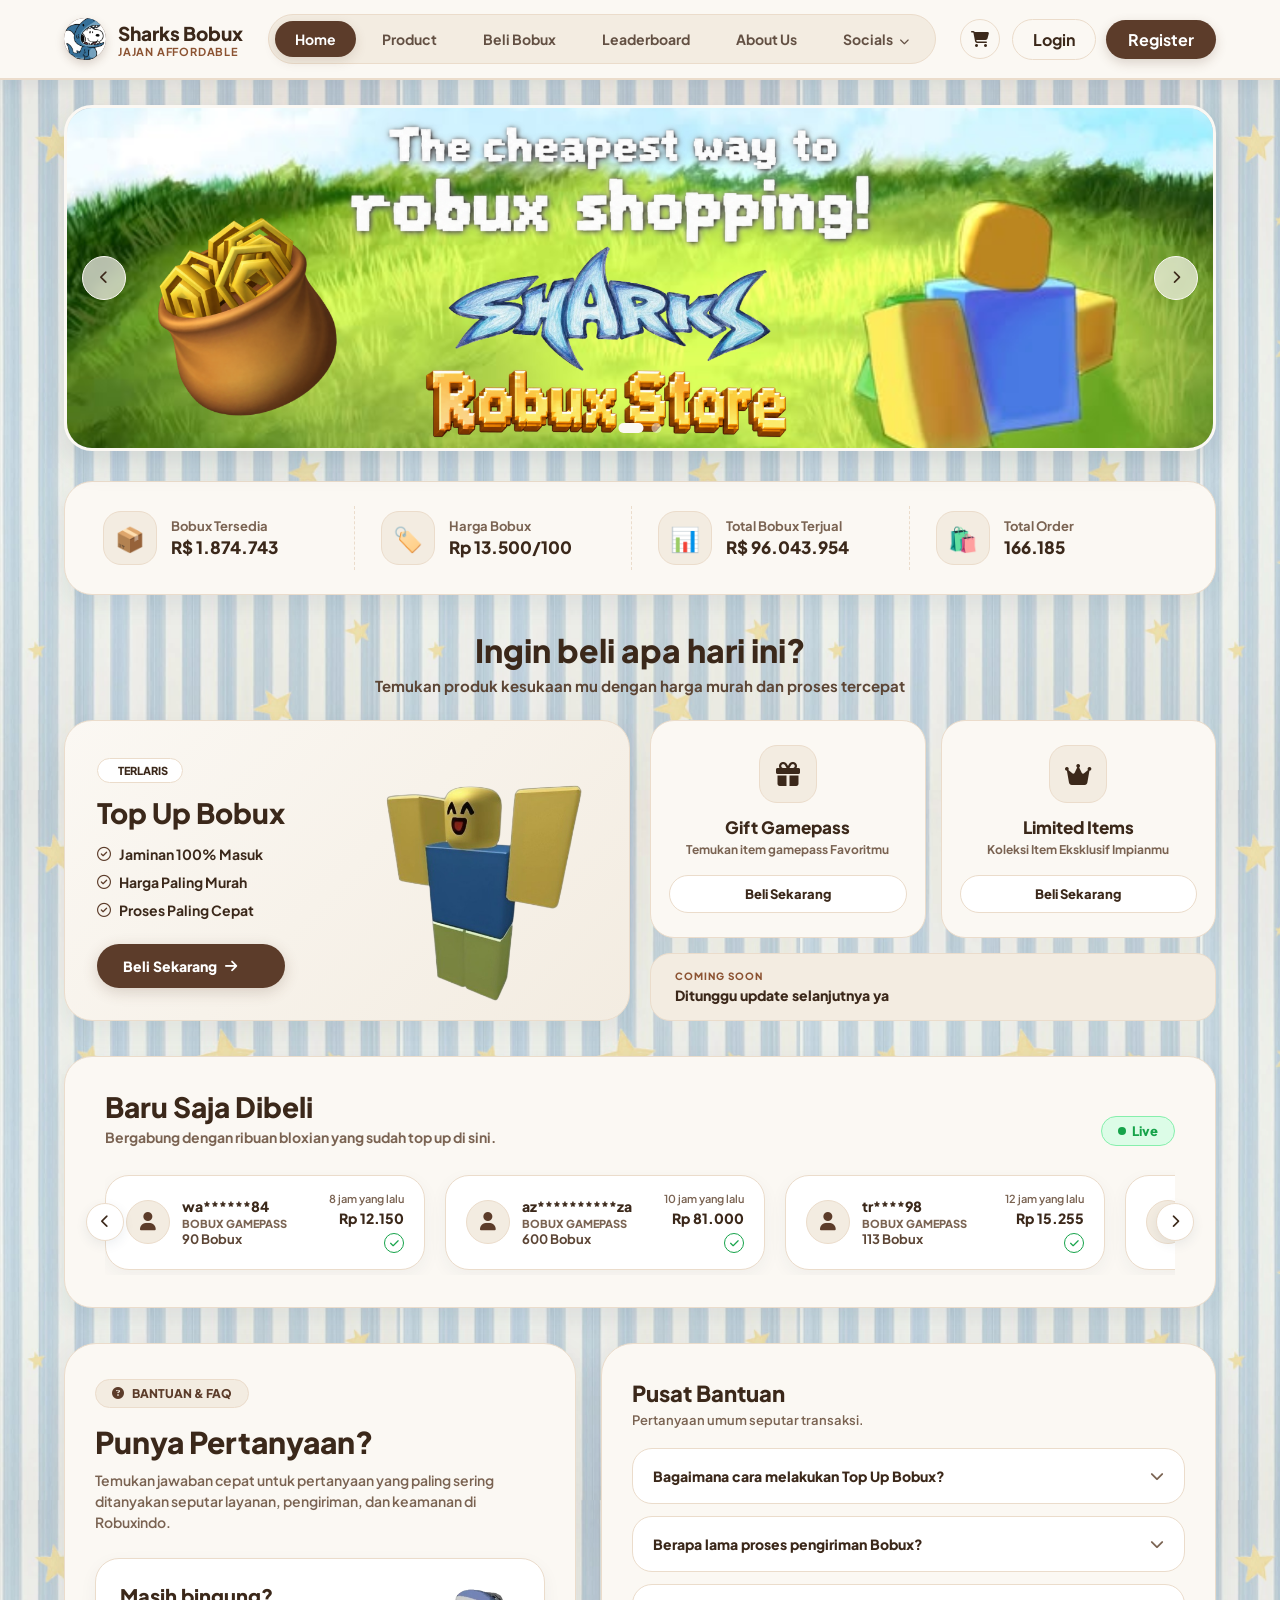
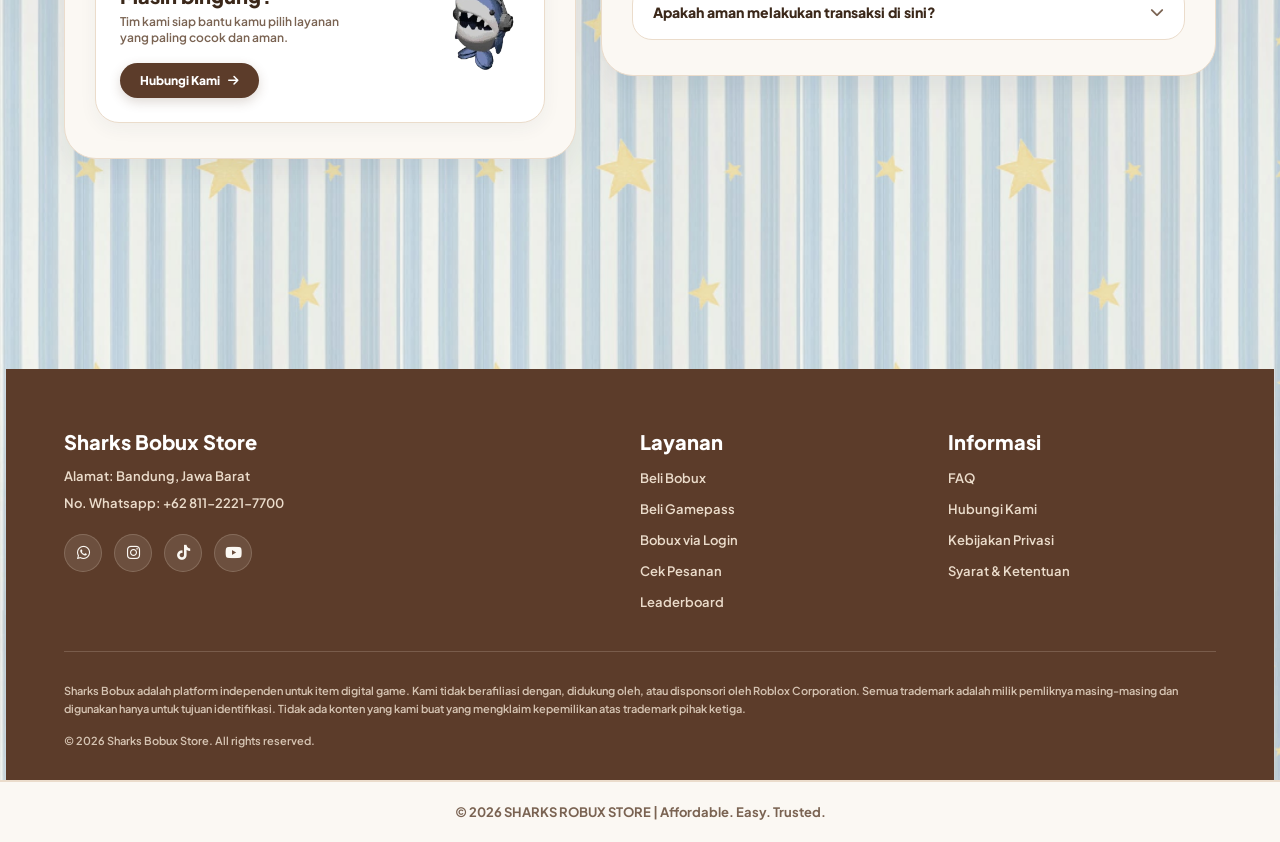
<file: index.html>
<!DOCTYPE html>
<html lang="id">
<head>
    <meta charset="UTF-8">
    <meta name="viewport" content="width=device-width, initial-scale=1.0">
    <title>.:: SHARKS ROBUX STORE ::.</title>
    <!-- CSS Utama -->
    <link rel="stylesheet" href="style.css">
    <!-- Font Plus Jakarta Sans & Font Awesome Icons -->
    <link href="https://fonts.googleapis.com/css2?family=Plus+Jakarta+Sans:wght@400;500;600;700;800&display=swap" rel="stylesheet">
    <link rel="stylesheet" href="https://cdnjs.cloudflare.com/ajax/libs/font-awesome/6.4.0/css/all.min.css">
    <style>
        /* Penyesuaian agar logo.png tampil sempurna di dalam lingkaran logo */
        .logo-icon img {
            width: 100%;
            height: 100%;
            object-fit: cover;
            border-radius: 50%;
        }

        /* Style untuk User Profile Badge di Navbar */
        .user-profile-badge {
            display: inline-flex;
            align-items: center;
            gap: 8px;
            background: #f3ece1;
            border: 1.5px solid #ebdccb;
            padding: 8px 16px;
            border-radius: 20px;
            color: #3b281a;
            font-weight: 800;
            font-size: 14px;
        }

        .user-profile-badge i {
            color: #5c3c2a;
            font-size: 16px;
        }

        .btn-logout {
            background: none;
            border: none;
            color: #7a6352;
            cursor: pointer;
            font-size: 13px;
            font-weight: 700;
            margin-left: 6px;
            padding: 2px 6px;
            border-radius: 10px;
            transition: all 0.2s;
        }

        .btn-logout:hover {
            color: #dc2626;
            background: rgba(220, 38, 38, 0.08);
        }
    </style>
</head>
<body>

    <!-- HEADER & NAVBAR -->
    <header class="navbar-container">
        <div class="logo-group">
            <div class="logo-icon">
                <img src="logo.png" alt="Logo" onerror="this.onerror=null; this.src='https://via.placeholder.com/50';">
            </div>
            <div class="logo-text">
                <span class="brand-name">Sharks Bobux</span>
                <span class="brand-sub">JAJAN AFFORDABLE</span>
            </div>
        </div>

        <!-- MENU NAVIGASI -->
        <nav class="nav-links">
            <a href="home.html" target="konten" class="nav-btn active">Home</a>
            <a href="product.html" target="konten" class="nav-btn">Product</a>
            <a href="order.html" target="konten" class="nav-btn">Beli Bobux</a>
            <a href="leaderboard.html" target="konten" class="nav-btn">Leaderboard</a>
            
            <!-- MENU: ABOUT US -->
            <a href="aboutus.html" target="konten" class="nav-btn">About Us</a>

            <!-- DROPDOWN SOCIALS -->
            <div class="dropdown">
                <button class="dropbtn">Socials <i class="fa-solid fa-chevron-down icon-arrow"></i></button>
                <div class="dropdown-content">
                    <a href="https://www.instagram.com/sharks.bobux_officialstore?xtok=MTJwdnBvb3ZwZnF2NQ%3D%3D&utm_source=qr" target="_blank"><i class="fa-brands fa-instagram"></i> Instagram</a>
                    <a href="https://www.tiktok.com/@sharkz.bobux_official?is_from_webapp=1&sender_device=pc" target="_blank"><i class="fa-brands fa-tiktok"></i> TikTok</a>
                    <a href="https://youtube.com/@itz_sharksbobux?si=PT7zJYfko8tLFKCi" target="_blank"><i class="fa-brands fa-youtube"></i> YouTube</a>
                </div>
            </div>
        </nav>

        <!-- ACTION BUTTONS -->
        <div class="nav-actions" id="navActions">
            <!-- Tombol Keranjang sekarang terhubung ke shop.html di dalam iframe -->
            <a href="shop.html" target="konten" class="btn-icon" title="Keranjang" style="text-decoration: none; display: inline-flex; align-items: center; justify-content: center; color: #3b281a;"><i class="fa-solid fa-cart-shopping"></i></a>
            <div id="authButtonsContainer" style="display: inline-flex; align-items: center; gap: 10px;">
                <a href="login.html" target="konten" class="btn-outline" style="text-decoration: none; display: inline-flex; align-items: center; justify-content: center;">Login</a>
                <a href="register.html" target="konten" class="btn-primary" style="text-decoration: none; display: inline-flex; align-items: center; justify-content: center;">Register</a>
            </div>
        </div>
    </header>

    <!-- AREA KONTEN (IFRAME) -->
    <main class="content-area">
        <iframe 
            src="home.html" 
            name="konten" 
            id="iframe-konten"
            frameborder="0" 
            width="100%"
            style="min-height: 850px; display: block;"
            onload="resizeIframe(this)">
        </iframe>
    </main>

    <!-- FOOTER -->
    <footer>
        <p>© 2026 SHARKS ROBUX STORE | Affordable. Easy. Trusted.</p>
    </footer>

    <!-- SCRIPT PENYESUAIAN TINGGI IFRAME & AKTIF TAB -->
    <script>
        function resizeIframe(obj) {
            try {
                if (obj.contentWindow && obj.contentWindow.document) {
                    let doc = obj.contentWindow.document;
                    let height = Math.max(
                        doc.body ? doc.body.scrollHeight : 0,
                        doc.documentElement ? doc.documentElement.scrollHeight : 0
                    );
                    if (height > 0) {
                        obj.style.height = (height + 40) + 'px';
                    }
                }
            } catch (e) {
                console.log("Iframe resize event:", e);
            }
        }

        // Pindah efek aktif pada tombol navigasi saat diklik
        document.querySelectorAll('.nav-links a.nav-btn').forEach(link => {
            link.addEventListener('click', function() {
                document.querySelectorAll('.nav-links a.nav-btn').forEach(a => a.classList.remove('active'));
                this.classList.add('active');
            });
        });

        // Hilangkan kelas active di navbar utama jika tombol Login/Register di atas diklik
        document.querySelectorAll('.nav-actions a').forEach(link => {
            link.addEventListener('click', function() {
                document.querySelectorAll('.nav-links a.nav-btn').forEach(a => a.classList.remove('active'));
            });
        });

        // Loop pemeriksaan berkala agar iframe selalu menyesuaikan tinggi konten
        setInterval(function() {
            let iframe = document.getElementById('iframe-konten');
            if (iframe) {
                resizeIframe(iframe);
            }
        }, 500);

        // Cek Status Login di localStorage dan Update Navbar Utama
        document.addEventListener("DOMContentLoaded", function() {
            const isLoggedIn = localStorage.getItem('isLoggedIn');
            const username = localStorage.getItem('sharks_username');
            const authContainer = document.getElementById('authButtonsContainer');

            if (isLoggedIn === 'true' && username && authContainer) {
                authContainer.innerHTML = `
                    <div class="user-profile-badge">
                        <i class="fa-solid fa-user-circle"></i>
                        <span>@${username}</span>
                        <button class="btn-logout" onclick="handleLogout()" title="Keluar"><i class="fa-solid fa-right-from-bracket"></i></button>
                    </div>
                `;
            }
        });

        function handleLogout() {
            localStorage.removeItem('isLoggedIn');
            localStorage.removeItem('sharks_username');
            window.location.reload();
        }
    </script>
</body>
</html>
</file>
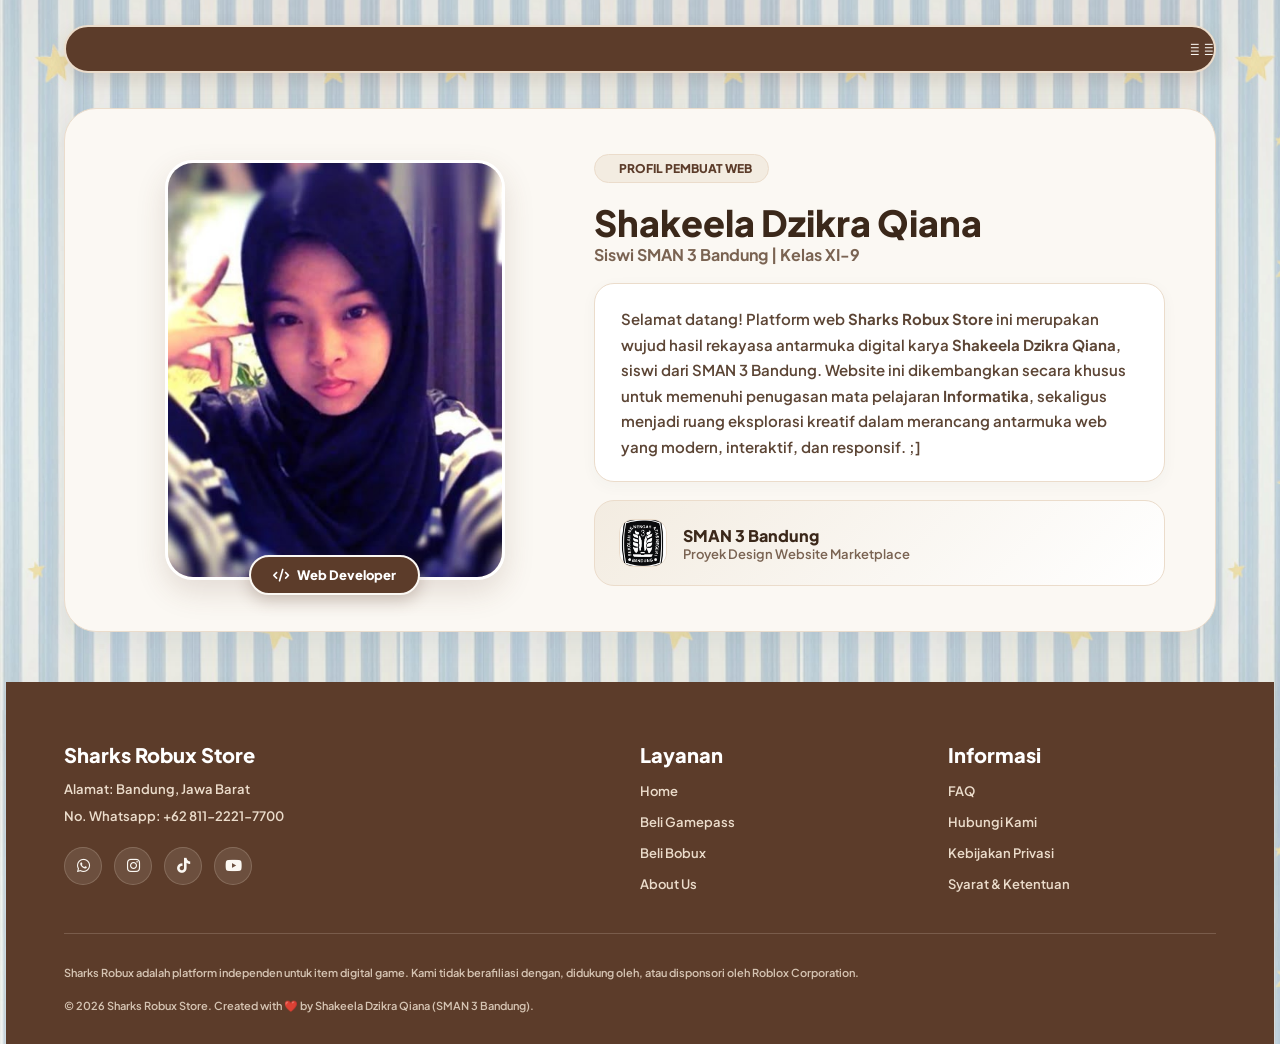
<file: aboutus.html>
<!DOCTYPE html>
<html lang="id">
<head>
    <meta charset="UTF-8">
    <meta name="viewport" content="width=device-width, initial-scale=1.0">
    <title>About Us - Sharks Robux Store</title>
    <link href="https://fonts.googleapis.com/css2?family=Plus+Jakarta+Sans:wght@400;500;600;700;800&display=swap" rel="stylesheet">
    <link rel="stylesheet" href="https://cdnjs.cloudflare.com/ajax/libs/font-awesome/6.4.0/css/all.min.css">
    <style>
        * { margin: 0; padding: 0; box-sizing: border-box; font-family: 'Plus Jakarta Sans', sans-serif; }
        
        body { 
            background: url('shawal.png') ;
            background-size: 400px;
            background-color: #f5eedf; 
            padding: 25px 5% 0 5%; 
            color: #3b281a; 
            overflow-x: hidden;
            min-height: 100vh;
            display: flex;
            flex-direction: column;
            justify-content: space-between;
        }

        /* BANNER RUNNING TEXT (MARQUEE) */
        .marquee-container {
            background-color: #5c3c2a;
            color: #fbf8f3;
            border-radius: 50px;
            padding: 12px 24px;
            margin-bottom: 35px;
            overflow: hidden;
            white-space: nowrap;
            box-shadow: 0 8px 20px rgba(92, 60, 42, 0.15);
            border: 2px solid #ebdccb;
            display: flex;
            align-items: center;
        }

        .marquee-content {
            display: inline-block;
            padding-left: 100%;
            animation: marquee 18s linear infinite;
            font-size: 15px;
            font-weight: 700;
            letter-spacing: 0.5px;
        }

        .marquee-content span {
            color: #ffd185;
            font-weight: 800;
        }

        @keyframes marquee {
            0% { transform: translate(0, 0); }
            100% { transform: translate(-100%, 0); }
        }

        /* ABOUT HERO CONTAINER */
        .about-card-container {
            background-color: #fbf8f3;
            border: 1.5px solid #ebdccb;
            border-radius: 32px;
            padding: 45px 50px;
            box-shadow: 0 10px 30px rgba(44, 66, 87, 0.08);
            margin-bottom: 50px;
            display: grid;
            grid-template-columns: 1fr 1.3fr;
            gap: 40px;
            align-items: center;
        }

        /* FOTO PROFILE CONTAINER */
        .profile-photo-wrapper {
            position: relative;
            display: flex;
            justify-content: center;
            align-items: center;
        }

        .photo-frame {
            width: 100%;
            max-width: 340px;
            height: 420px;
            border-radius: 28px;
            background: linear-gradient(135deg, #f3ece1 0%, #ebdccb 100%);
            border: 3px solid #ffffff;
            box-shadow: 0 12px 30px rgba(92, 60, 42, 0.15);
            overflow: hidden;
            position: relative;
            transition: transform 0.3s ease, box-shadow 0.3s ease;
            cursor: pointer;
        }

        .photo-frame:hover {
            transform: translateY(-8px) scale(1.03);
            box-shadow: 0 20px 40px rgba(92, 60, 42, 0.25);
        }

        .photo-frame img {
            width: 100%;
            height: 100%;
            object-fit: cover;
            display: block;
        }

        /* DEKORASI BADGE PADA FOTO */
        .creator-badge {
            position: absolute;
            bottom: -15px;
            background-color: #5c3c2a;
            color: #ffffff;
            padding: 10px 22px;
            border-radius: 20px;
            font-size: 13px;
            font-weight: 800;
            box-shadow: 0 6px 15px rgba(92, 60, 42, 0.25);
            border: 2px solid #fbf8f3;
            display: flex;
            align-items: center;
            gap: 8px;
            z-index: 2;
        }

        /* TEKS PROFIL */
        .about-info-box {
            display: flex;
            flex-direction: column;
            gap: 18px;
        }

        .section-tag {
            display: inline-flex;
            align-items: center;
            gap: 8px;
            background-color: #f3ece1;
            border: 1px solid #ebdccb;
            color: #5c3c2a;
            padding: 6px 16px;
            border-radius: 20px;
            font-size: 12px;
            font-weight: 800;
            width: fit-content;
        }

        .developer-name {
            font-size: 36px;
            font-weight: 800;
            color: #3b281a;
            line-height: 1.2;
        }

        .developer-title {
            font-size: 16px;
            font-weight: 700;
            color: #7a6352;
        }

        .about-bio {
            font-size: 15px;
            color: #5c4535;
            font-weight: 600;
            line-height: 1.7;
            background-color: #ffffff;
            padding: 22px 26px;
            border-radius: 20px;
            border: 1.5px solid #ebdccb;
            box-shadow: 0 4px 15px rgba(44, 66, 87, 0.04);
        }

        .school-badge-card {
            display: flex;
            align-items: center;
            gap: 16px;
            background: linear-gradient(135deg, #f3ece1 0%, #ffffff 100%);
            border: 1.5px solid #ebdccb;
            padding: 18px 24px;
            border-radius: 20px;
        }

        .school-icon-box {
            width: 48px;
            height: 48px;
            background-color: #5c3c2a;
            color: #ffffff;
            border-radius: 14px;
            display: flex;
            align-items: center;
            justify-content: center;
            font-size: 22px;
            flex-shrink: 0;
            overflow: hidden;
            border: 1px solid #ebdccb;
        }

        .school-icon-box img {
            width: 100%;
            height: 100%;
            object-fit: cover;
            display: block;
        }

        .school-text h4 {
            font-size: 16px;
            font-weight: 800;
            color: #3b281a;
        }

        .school-text p {
            font-size: 13px;
            color: #7a6352;
            font-weight: 600;
        }

        /* CUSTOM FOOTER */
        .custom-footer {
            background-color: #5c3c2a;
            color: #fbf8f3;
            padding: 60px 5% 30px 5%;
            margin-left: -5%;
            margin-right: -5%;
            margin-top: auto;
        }

        .footer-content-grid {
            display: grid;
            grid-template-columns: 2fr 1fr 1fr;
            gap: 40px;
            max-width: 1200px;
            margin: 0 auto;
            padding-bottom: 40px;
            border-bottom: 1px solid rgba(235, 220, 203, 0.2);
        }

        .footer-col h3 {
            font-size: 20px;
            font-weight: 800;
            margin-bottom: 12px;
            color: #ffffff;
        }

        .footer-col p {
            font-size: 13px;
            color: #ebdccb;
            font-weight: 600;
            line-height: 1.6;
            margin-bottom: 6px;
        }

        .footer-col ul {
            list-style: none;
            display: flex;
            flex-direction: column;
            gap: 10px;
        }

        .footer-col ul li a {
            color: #ebdccb;
            text-decoration: none;
            font-size: 13px;
            font-weight: 600;
            transition: color 0.2s;
        }

        .footer-col ul li a:hover {
            color: #ffffff;
            text-decoration: underline;
        }

        .footer-social-icons {
            display: flex;
            gap: 12px;
            margin-top: 20px;
        }

        .footer-social-icons a {
            width: 38px;
            height: 38px;
            background-color: rgba(251, 248, 243, 0.1);
            border: 1px solid rgba(235, 220, 203, 0.2);
            border-radius: 50%;
            display: flex;
            align-items: center;
            justify-content: center;
            color: #fbf8f3;
            text-decoration: none;
            font-size: 15px;
            transition: all 0.2s;
        }

        .footer-social-icons a:hover {
            background-color: #fbf8f3;
            color: #5c3c2a;
        }

        .footer-bottom-note {
            max-width: 1200px;
            margin: 30px auto 0 auto;
            font-size: 11px;
            color: #ebdccb;
            font-weight: 600;
            line-height: 1.6;
            opacity: 0.85;
            display: flex;
            flex-direction: column;
            gap: 15px;
        }

        @media (max-width: 900px) {
            .about-card-container { grid-template-columns: 1fr; padding: 30px 24px; }
            .footer-content-grid { grid-template-columns: 1fr; gap: 30px; }
        }
    </style>
</head>
<body>

    <div>
        <!-- RUNNING TEXT (MARQUEE) DARI KANAN KE KIRI -->
        <div class="marquee-container">
            <div class="marquee-content">
            𓆝 𓆟 𓆞  .✦ ݁˖ Selamat Datang di <span>Sharks Robux Store</span>! • Platform Web Store Hasil Karya Rekayasa Teknologi Informatika • Dibuat Oleh: <span>Shakeela Dzikra Qiana</span> (SMAN 3 Bandung) • Enjoy the Exploration! (｡•̀ᴗ-)✧ 𓆝 𓆟 𓆞
            </div>
        </div>

        <!-- ABOUT US MAIN CONTENT CARD -->
        <div class="about-card-container">
            
            <!-- FRAME FOTO PROFIL DENGAN EFEK POP-UP HOVER -->
            <div class="profile-photo-wrapper">
                <div class="photo-frame">
                    <!-- Foto Profil Shakeela Dzikra Qiana -->
                    <img src="img/shakeela.png" alt="Foto Shakeela Dzikra Qiana">
                </div>
                <div class="creator-badge">
                    <i class="fa-solid fa-code"></i> Web Developer
                </div>
            </div>

            <!-- DETAIL INFORMASI PROFIL & PENJELASAN WEBSITE -->
            <div class="about-info-box">
                <div class="section-tag">
                    <i class="fa-solid fa-sparkles"></i> PROFIL PEMBUAT WEB
                </div>
                
                <div>
                    <h1 class="developer-name">Shakeela Dzikra Qiana</h1>
                    <p class="developer-title">Siswi SMAN 3 Bandung | Kelas XI-9</p>
                </div>

                <div class="about-bio">
                    Selamat datang! Platform web <strong>Sharks Robux Store</strong> ini merupakan wujud hasil rekayasa antarmuka digital karya <strong>Shakeela Dzikra Qiana</strong>, siswi dari SMAN 3 Bandung. Website ini dikembangkan secara khusus untuk memenuhi penugasan mata pelajaran <strong>Informatika</strong>, sekaligus menjadi ruang eksplorasi kreatif dalam merancang antarmuka web yang modern, interaktif, dan responsif. ;]
                </div>

                <div class="school-badge-card">
                    <div class="school-icon-box">
                        <!-- Mengganti ikon topi wisuda dengan img/smanti.jpg -->
                        <img src="img/smanti.jpg" alt="Logo SMAN 3 Bandung" onerror="this.onerror=null; this.src='https://via.placeholder.com/48';">
                    </div>
                    <div class="school-text">
                        <h4>SMAN 3 Bandung</h4>
                        <p>Proyek Design Website Marketplace </p>
                    </div>
                </div>
            </div>

        </div>
    </div>

    <!-- FOOTER -->
    <footer class="custom-footer">
        <div class="footer-content-grid">
            <div class="footer-col">
                <h3>Sharks Robux Store</h3>
                <p>Alamat: Bandung, Jawa Barat</p>
                <p>No. Whatsapp: +62 811-2221-7700</p>
                
                <div class="footer-social-icons">
                    <a href="https://wa.me/6281122217700" target="_blank" title="WhatsApp"><i class="fa-brands fa-whatsapp"></i></a>
                    <a href="https://www.instagram.com/sharks.bobux_officialstore" target="_blank" title="Instagram"><i class="fa-brands fa-instagram"></i></a>
                    <a href="https://www.tiktok.com/@sharkz.bobux_official" target="_blank" title="TikTok"><i class="fa-brands fa-tiktok"></i></a>
                    <a href="https://youtube.com/@itz_sharksbobux" target="_blank" title="YouTube"><i class="fa-brands fa-youtube"></i></a>
                </div>
            </div>

            <div class="footer-col">
                <h3>Layanan</h3>
                <ul>
                    <li><a href="home.html">Home</a></li>
                    <li><a href="Product.html">Beli Gamepass</a></li>
                    <li><a href="order.html">Beli Bobux</a></li>
                    <li><a href="aboutus.html">About Us</a></li>
                </ul>
            </div>

            <div class="footer-col">
                <h3>Informasi</h3>
                <ul>
                    <li><a href="home.html">FAQ</a></li>
                    <li><a href="https://wa.me/6281122217700" target="_blank">Hubungi Kami</a></li>
                    <li><a href="#">Kebijakan Privasi</a></li>
                    <li><a href="#">Syarat & Ketentuan</a></li>
                </ul>
            </div>
        </div>

        <div class="footer-bottom-note">
            <p>Sharks Robux adalah platform independen untuk item digital game. Kami tidak berafiliasi dengan, didukung oleh, atau disponsori oleh Roblox Corporation.</p>
            <p>© 2026 Sharks Robux Store. Created with ❤️ by Shakeela Dzikra Qiana (SMAN 3 Bandung).</p>
        </div>
    </footer>

</body>
</html>
</file>
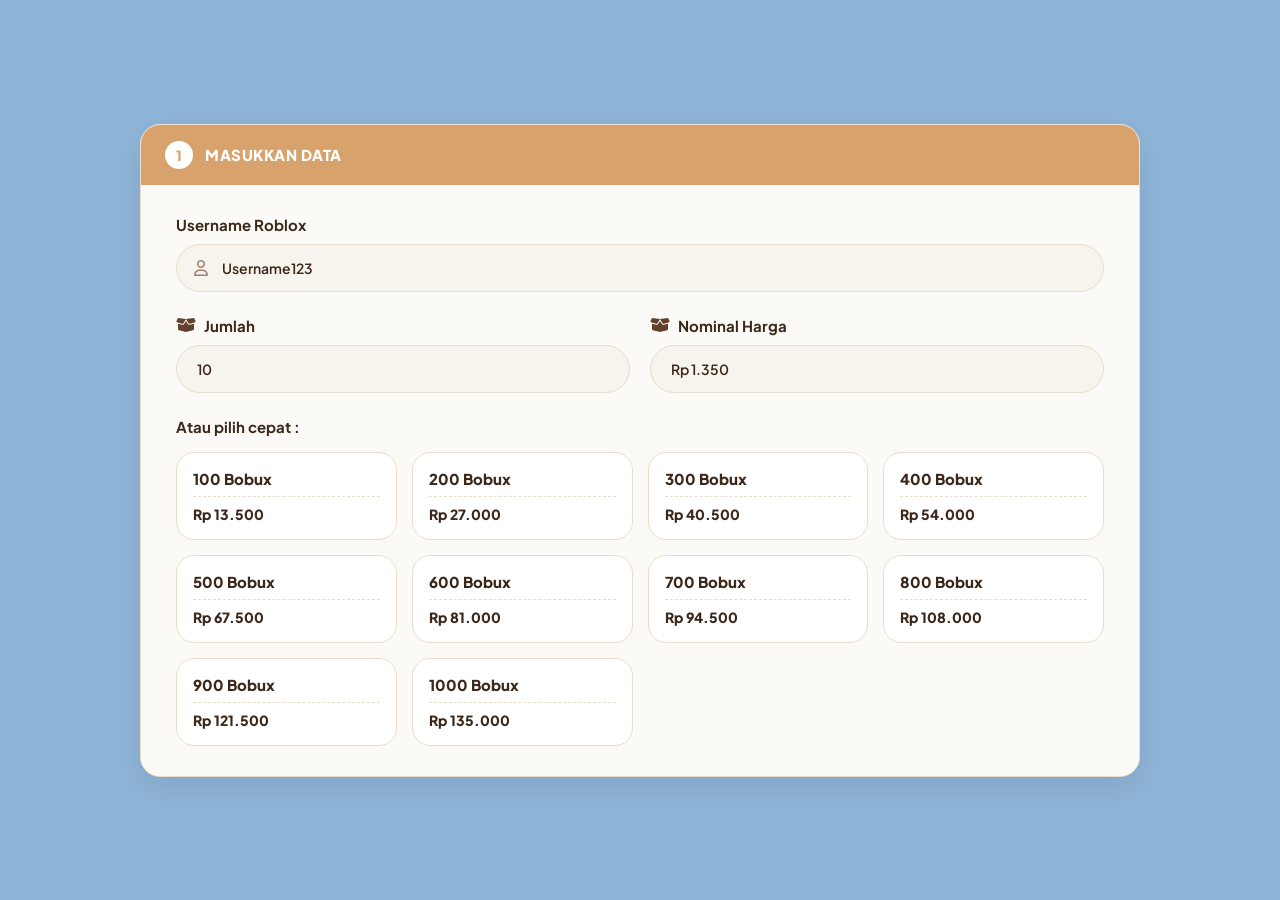
<file: belibobux.html>
<!DOCTYPE html>
<html lang="id">
<head>
    <meta charset="UTF-8">
    <meta name="viewport" content="width=device-width, initial-scale=1.0">
    <title>Beli Bobux - Sharks Robux Store</title>
    <link href="https://fonts.googleapis.com/css2?family=Plus+Jakarta+Sans:wght@400;500;600;700;800&display=swap" rel="stylesheet">
    <link rel="stylesheet" href="https://cdnjs.cloudflare.com/ajax/libs/font-awesome/6.4.0/css/all.min.css">
    <style>
        * {
            margin: 0;
            padding: 0;
            box-sizing: border-box;
            font-family: 'Plus Jakarta Sans', sans-serif;
        }

        body {
            background-color: #8eb4d7; /* Tema background biru pastel hiu */
            padding: 30px 5%;
            display: flex;
            justify-content: center;
            align-items: center;
            min-height: 100vh;
        }

        /* CONTAINER UTAMA / CARD FORM */
        .form-container {
            background-color: #ffffff;
            border-radius: 20px;
            overflow: hidden;
            max-width: 1000px;
            width: 100%;
            box-shadow: 0 10px 30px rgba(0, 0, 0, 0.08);
            border: 1px solid #ebdccb;
        }

        /* HEADER LANGKAH (STEP HEADER) */
        .step-header {
            background-color: #d8a26c; /* Warna cokelat krem karamel sesuai gambar */
            padding: 16px 24px;
            display: flex;
            align-items: center;
            gap: 12px;
            color: #ffffff;
        }

        .step-number {
            width: 28px;
            height: 28px;
            background-color: #ffffff;
            color: #d8a26c;
            border-radius: 50%;
            display: flex;
            align-items: center;
            justify-content: center;
            font-weight: 800;
            font-size: 14px;
        }

        .step-title {
            font-size: 15px;
            font-weight: 800;
            letter-spacing: 0.5px;
        }

        /* BODY FORM */
        .form-body {
            padding: 30px 35px;
            background-color: #fcfaf7;
        }

        .form-group {
            margin-bottom: 24px;
        }

        .form-label {
            display: flex;
            align-items: center;
            gap: 8px;
            font-size: 15px;
            font-weight: 700;
            color: #3b281a;
            margin-bottom: 10px;
        }

        .form-label i {
            color: #633f2e;
            font-size: 16px;
        }

        /* INPUT FIELD */
        .input-box {
            position: relative;
            display: flex;
            align-items: center;
        }

        .input-box i {
            position: absolute;
            left: 18px;
            color: #9c8273;
            font-size: 16px;
        }

        .form-input {
            width: 100%;
            padding: 14px 18px;
            padding-left: 45px;
            background-color: #f7f3ed;
            border: 1px solid #ebdccb;
            border-radius: 25px;
            font-size: 14px;
            font-weight: 600;
            color: #3b281a;
            outline: none;
            transition: border-color 0.2s, background-color 0.2s;
        }

        .form-input:focus {
            border-color: #d8a26c;
            background-color: #ffffff;
        }

        .form-input-no-icon {
            padding-left: 20px;
        }

        /* DUAL INPUT (JUMLAH & NOMINAL HARGA) */
        .dual-grid {
            display: grid;
            grid-template-columns: 1fr 1fr;
            gap: 20px;
        }

        /* PILIHAN CEPAT (QUICK SELECT GRID) */
        .quick-title {
            font-size: 15px;
            font-weight: 700;
            color: #3b281a;
            margin-top: 10px;
            margin-bottom: 16px;
        }

        .package-grid {
            display: grid;
            grid-template-columns: repeat(4, 1fr);
            gap: 15px;
        }

        /* KARTU PAKET BOBUX */
        .package-card {
            background-color: #ffffff;
            border: 1px solid #ebdccb;
            border-radius: 18px;
            padding: 16px;
            cursor: pointer;
            transition: all 0.2s;
            display: flex;
            flex-direction: column;
            gap: 6px;
        }

        .package-card:hover, .package-card.selected {
            border-color: #633f2e;
            box-shadow: 0 4px 12px rgba(99, 63, 46, 0.12);
            transform: translateY(-2px);
        }

        .package-amount {
            font-size: 15px;
            font-weight: 800;
            color: #3b281a;
        }

        .package-divider {
            border-bottom: 1px dashed #ebdccb;
            margin: 2px 0;
        }

        .package-price {
            font-size: 14px;
            font-weight: 800;
            color: #3b281a;
        }

        /* RESPONSIF */
        @media (max-width: 850px) {
            .package-grid {
                grid-template-columns: repeat(2, 1fr);
            }
            .dual-grid {
                grid-template-columns: 1fr;
            }
        }
    </style>
</head>
<body>

    <div class="form-container">
        <!-- STEP HEADER -->
        <div class="step-header">
            <div class="step-number">1</div>
            <div class="step-title">MASUKKAN DATA</div>
        </div>

        <!-- FORM BODY -->
        <div class="form-body">
            
            <!-- USERNAME ROBLOX -->
            <div class="form-group">
                <label class="form-label">Username Roblox</label>
                <div class="input-box">
                    <i class="fa-regular fa-user"></i>
                    <input type="text" class="form-input" placeholder="Username123" value="Username123">
                </div>
            </div>

            <!-- DUAL INPUT: JUMLAH & NOMINAL HARGA -->
            <div class="dual-grid form-group">
                <div>
                    <label class="form-label"><i class="fa-solid fa-box-open"></i> Jumlah</label>
                    <div class="input-box">
                        <input type="number" id="inputJumlah" class="form-input form-input-no-icon" value="10" oninput="hitungHarga()">
                    </div>
                </div>

                <div>
                    <label class="form-label"><i class="fa-solid fa-box-open"></i> Nominal Harga</label>
                    <div class="input-box">
                        <input type="text" id="inputHarga" class="form-input form-input-no-icon" value="Rp 1.350" readonly>
                    </div>
                </div>
            </div>

            <!-- PILIHAN CEPAT -->
            <div class="quick-title">Atau pilih cepat :</div>

            <div class="package-grid">
                <!-- 100 Bobux -->
                <div class="package-card" onclick="pilihPaket(100, 13500, this)">
                    <div class="package-amount">100 Bobux</div>
                    <div class="package-divider"></div>
                    <div class="package-price">Rp 13.500</div>
                </div>

                <!-- 200 Bobux -->
                <div class="package-card" onclick="pilihPaket(200, 27000, this)">
                    <div class="package-amount">200 Bobux</div>
                    <div class="package-divider"></div>
                    <div class="package-price">Rp 27.000</div>
                </div>

                <!-- 300 Bobux -->
                <div class="package-card" onclick="pilihPaket(300, 40500, this)">
                    <div class="package-amount">300 Bobux</div>
                    <div class="package-divider"></div>
                    <div class="package-price">Rp 40.500</div>
                </div>

                <!-- 400 Bobux -->
                <div class="package-card" onclick="pilihPaket(400, 54000, this)">
                    <div class="package-amount">400 Bobux</div>
                    <div class="package-divider"></div>
                    <div class="package-price">Rp 54.000</div>
                </div>

                <!-- 500 Bobux -->
                <div class="package-card" onclick="pilihPaket(500, 67500, this)">
                    <div class="package-amount">500 Bobux</div>
                    <div class="package-divider"></div>
                    <div class="package-price">Rp 67.500</div>
                </div>

                <!-- 600 Bobux -->
                <div class="package-card" onclick="pilihPaket(600, 81000, this)">
                    <div class="package-amount">600 Bobux</div>
                    <div class="package-divider"></div>
                    <div class="package-price">Rp 81.000</div>
                </div>

                <!-- 700 Bobux -->
                <div class="package-card" onclick="pilihPaket(700, 94500, this)">
                    <div class="package-amount">700 Bobux</div>
                    <div class="package-divider"></div>
                    <div class="package-price">Rp 94.500</div>
                </div>

                <!-- 800 Bobux -->
                <div class="package-card" onclick="pilihPaket(800, 108000, this)">
                    <div class="package-amount">800 Bobux</div>
                    <div class="package-divider"></div>
                    <div class="package-price">Rp 108.000</div>
                </div>

                <!-- 900 Bobux -->
                <div class="package-card" onclick="pilihPaket(900, 121500, this)">
                    <div class="package-amount">900 Bobux</div>
                    <div class="package-divider"></div>
                    <div class="package-price">Rp 121.500</div>
                </div>

                <!-- 1000 Bobux -->
                <div class="package-card" onclick="pilihPaket(1000, 135000, this)">
                    <div class="package-amount">1000 Bobux</div>
                    <div class="package-divider"></div>
                    <div class="package-price">Rp 135.000</div>
                </div>
            </div>

        </div>
    </div>

    <!-- SCRIPT KALKULATOR OTOMATIS & PILIH PAKET -->
    <script>
        const HARGA_PER_BOBUX = 135; // Rp 13.500 / 100 Bobux = Rp 135 per Bobux

        function hitungHarga() {
            let jumlahInput = document.getElementById('inputJumlah').value;
            let totalHarga = jumlahInput * HARGA_PER_BOBUX;
            document.getElementById('inputHarga').value = 'Rp ' + totalHarga.toLocaleString('id-ID');
            
            // Hapus seleksi aktif di pilihan cepat jika mengetik sendiri
            document.querySelectorAll('.package-card').forEach(card => card.classList.remove('selected'));
        }

        function pilihPaket(jumlah, harga, element) {
            document.getElementById('inputJumlah').value = jumlah;
            document.getElementById('inputHarga').value = 'Rp ' + harga.toLocaleString('id-ID');

            // Tandai kartu yang dipilih
            document.querySelectorAll('.package-card').forEach(card => card.classList.remove('selected'));
            element.classList.add('selected');
        }
    </script>
</body>
</html>
</file>
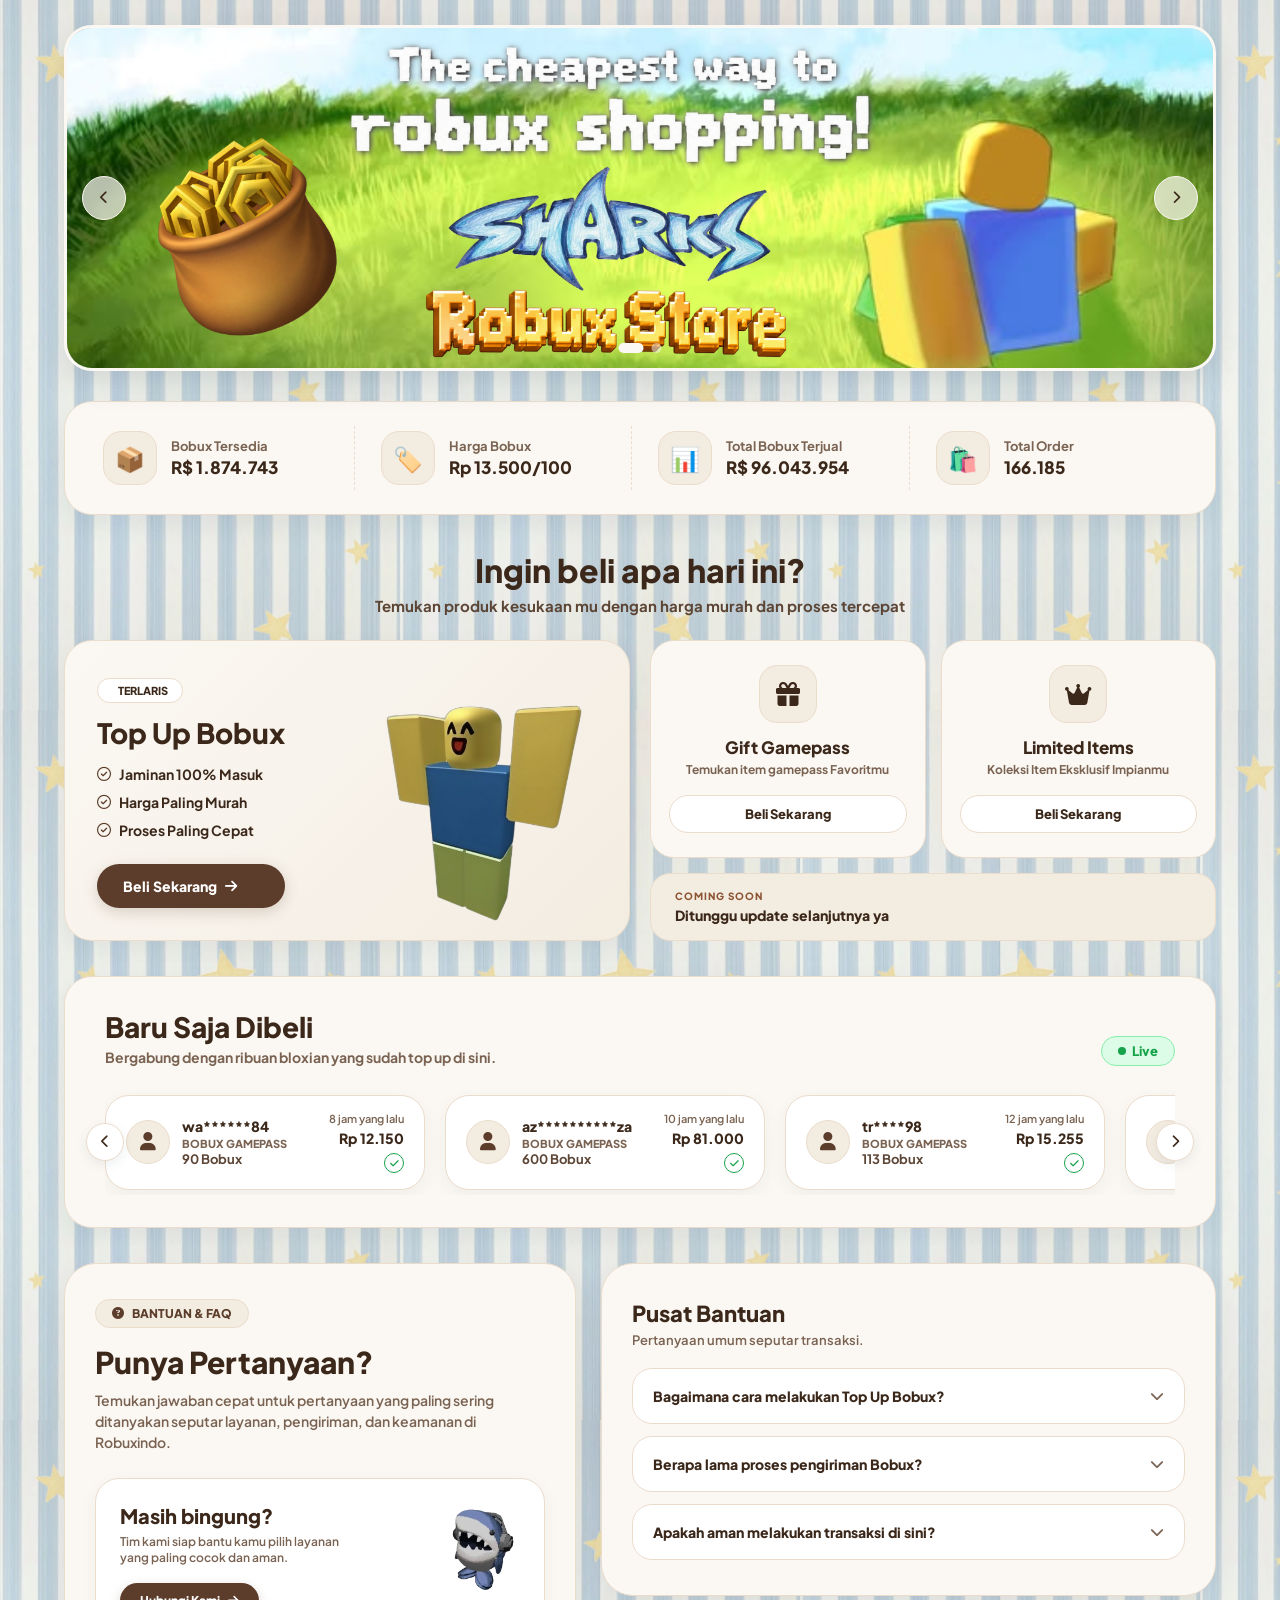
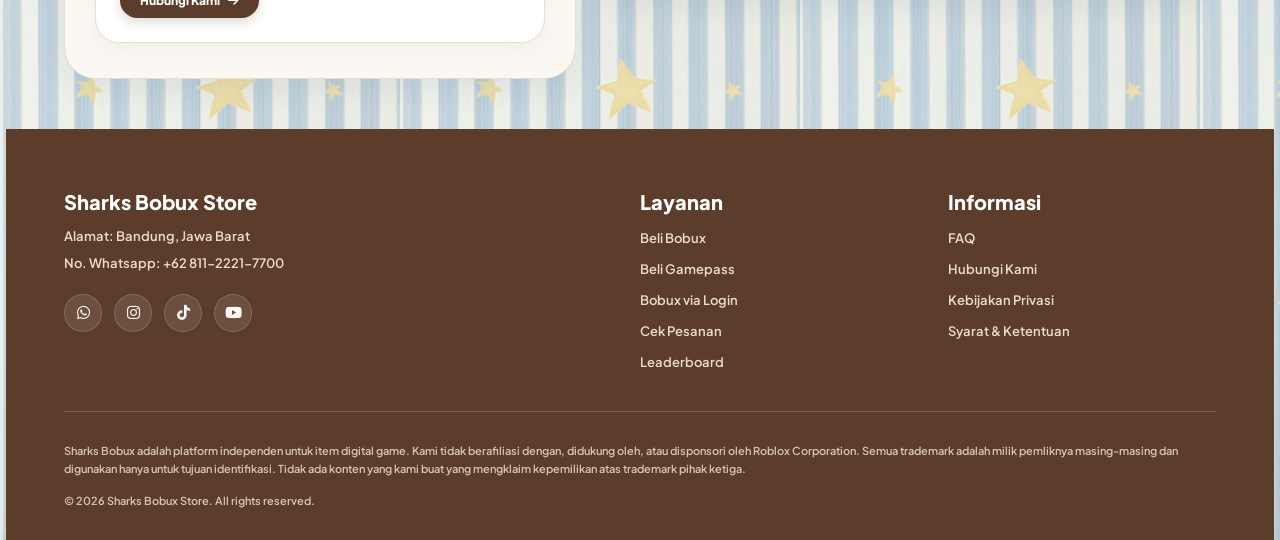
<file: home.html>
<!DOCTYPE html>
<html lang="id">
<head>
    <meta charset="UTF-8">
    <meta name="viewport" content="width=device-width, initial-scale=1.0">
    <title>Home - Sharks Robux Store</title>
    <link href="https://fonts.googleapis.com/css2?family=Plus+Jakarta+Sans:wght@400;500;600;700;800&display=swap" rel="stylesheet">
    <link rel="stylesheet" href="https://cdnjs.cloudflare.com/ajax/libs/font-awesome/6.4.0/css/all.min.css">
    <style>
        * { margin: 0; padding: 0; box-sizing: border-box; font-family: 'Plus Jakarta Sans', sans-serif; }
        
        body { 
            background: url('shawal.png') ;
            background-size: 400px;
            background-color: #f5eedf; 
            padding: 25px 5% 0 5%; 
            color: #3b281a; 
            overflow-x: hidden;
            min-height: 100vh;
            display: flex;
            flex-direction: column;
            justify-content: space-between;
        }

        /* BANNER CAROUSEL */
        .carousel-wrapper {
            position: relative;
            border-radius: 28px;
            overflow: hidden;
            box-shadow: 0 12px 30px rgba(44, 66, 87, 0.15);
            margin-bottom: 30px;
            border: 3px solid #fbf8f3;
        }

        .carousel-track {
            display: flex;
            transition: transform 0.4s ease-in-out;
        }

        .slide {
            min-width: 100%;
            height: 340px;
            display: flex;
            align-items: center;
            justify-content: space-between;
            position: relative;
            background-color: #fbf8f3;
        }

        .slide-banner-img {
            width: 100%;
            height: 100%;
            object-fit: cover;
            display: block;
        }

        .slide-custom {
            background: linear-gradient(135deg, #689abe 0%, #4b7da3 100%);
            padding: 0 50px;
            width: 100%;
            height: 100%;
            display: flex;
            align-items: center;
            justify-content: space-between;
        }

        .slide-content h1 {
            font-size: 38px;
            font-weight: 800;
            color: #ffffff;
            line-height: 1.1;
            text-shadow: 0 2px 10px rgba(0,0,0,0.15);
        }

        .slide-content p {
            color: #fbf8f3;
            font-size: 18px;
            font-weight: 700;
            margin-top: 8px;
        }

        .shark-badge {
            display: inline-flex;
            align-items: center;
            gap: 8px;
            background: rgba(251, 248, 243, 0.25);
            border: 1px solid #fbf8f3;
            color: #ffffff;
            padding: 6px 14px;
            border-radius: 20px;
            font-size: 13px;
            font-weight: 800;
            margin-bottom: 12px;
            backdrop-filter: blur(5px);
        }

        .roblox-card {
            width: 260px;
            height: 200px;
            background: rgba(251, 248, 243, 0.9);
            border-radius: 20px;
            display: flex;
            flex-direction: column;
            align-items: center;
            justify-content: center;
            backdrop-filter: blur(8px);
            border: 2px solid #fbf8f3;
            box-shadow: 0 8px 20px rgba(0,0,0,0.08);
        }

        .roblox-card i {
            font-size: 50px;
            color: #4b7da3;
            margin-bottom: 10px;
        }

        /* TOMBOL PANAH & DOTS BANNER ATAS */
        .nav-arrow {
            position: absolute;
            top: 50%;
            transform: translateY(-50%);
            width: 44px;
            height: 44px;
            background: rgba(251, 248, 243, 0.7);
            border: 1px solid #fbf8f3;
            border-radius: 50%;
            color: #3b281a;
            cursor: pointer;
            backdrop-filter: blur(4px);
            z-index: 10;
            transition: all 0.2s;
            display: flex;
            align-items: center;
            justify-content: center;
            font-weight: 800;
        }

        .nav-arrow:hover { background: #fbf8f3; color: #5c3c2a; }
        .nav-arrow.prev { left: 15px; }
        .nav-arrow.next { right: 15px; }

        .carousel-dots {
            position: absolute;
            bottom: 15px;
            left: 50%;
            transform: translateX(-50%);
            display: flex;
            gap: 8px;
        }

        .dot {
            width: 10px; height: 10px; border-radius: 50%;
            background: rgba(251, 248, 243, 0.5); cursor: pointer; transition: all 0.2s;
        }
        .dot.active { width: 25px; border-radius: 10px; background: #fbf8f3; }

        /* STATS PANEL KREM */
        .stats-grid {
            display: grid;
            grid-template-columns: repeat(4, 1fr);
            gap: 16px;
            background: #fbf8f3;
            border: 1px solid #ebdccb;
            border-radius: 28px;
            padding: 24px 28px;
            box-shadow: 0 10px 25px rgba(44, 66, 87, 0.08);
            margin-bottom: 35px;
        }

        .stat-item {
            display: flex; align-items: center; gap: 14px;
            padding: 5px 10px; border-right: 1px dashed #ebdccb;
        }
        .stat-item:last-child { border-right: none; }

        .stat-icon {
            width: 54px; height: 54px; background: #f3ece1; 
            border-radius: 18px; display: flex; align-items: center;
            justify-content: center; font-size: 24px; border: 1px solid #ebdccb; flex-shrink: 0;
        }

        .stat-info .label { font-size: 13px; color: #7a6352; font-weight: 700; }
        .stat-info .value { font-size: 17px; color: #3b281a; font-weight: 800; margin-top: 2px; }

        /* SECTION: INGIN BELI APA HARI INI? */
        .products-section { margin-bottom: 35px; }

        .section-header { text-align: center; margin-bottom: 25px; }
        .section-header h2 { font-size: 32px; font-weight: 800; color: #3b281a; margin-bottom: 6px; }
        .section-header p { font-size: 15px; color: #5c4535; font-weight: 700; }

        .products-grid {
            display: grid;
            grid-template-columns: 1fr 1fr;
            gap: 20px;
            align-items: stretch;
        }

        .card-featured {
            background: linear-gradient(135deg, #fbf8f3 0%, #f3ece1 100%);
            border: 1px solid #ebdccb;
            border-radius: 28px;
            padding: 32px;
            display: flex;
            justify-content: space-between;
            position: relative;
            overflow: hidden;
            box-shadow: 0 10px 25px rgba(44, 66, 87, 0.06);
            min-height: 280px;
        }

        .card-content { display: flex; flex-direction: column; justify-content: space-between; z-index: 2; max-width: 60%; }

        .badge-terlaris {
            display: inline-flex; align-items: center; gap: 6px;
            background-color: #ffffff; border: 1px solid #ebdccb;
            padding: 5px 14px; border-radius: 20px; font-size: 11px;
            font-weight: 800; color: #3b281a; margin-bottom: 12px;
        }

        .card-featured h3 { font-size: 28px; font-weight: 800; color: #3b281a; margin-bottom: 15px; }

        .benefit-list { list-style: none; display: flex; flex-direction: column; gap: 10px; margin-bottom: 25px; }
        .benefit-list li { display: flex; align-items: center; gap: 8px; font-size: 14px; font-weight: 700; color: #3b281a; }
        .benefit-list li i { color: #5c3c2a; }

        .btn-buy-featured {
            background-color: #5c3c2a; color: #ffffff; text-decoration: none;
            padding: 13px 26px; border-radius: 25px; font-size: 14px; font-weight: 800;
            display: inline-flex; align-items: center; gap: 8px;
            box-shadow: 0 4px 15px rgba(92, 60, 42, 0.2); transition: all 0.2s;
        }
        .btn-buy-featured:hover { background-color: #432b1d; transform: translateY(-2px); }

        .card-character {
            position: absolute; right: 15px; bottom: 0; height: 90%;
            display: flex; align-items: flex-end; z-index: 1;
        }
        .card-character img { height: 100%; object-fit: contain; }

        .side-products-grid {
            display: grid;
            grid-template-columns: 1fr 1fr;
            grid-template-rows: 1fr auto;
            gap: 15px;
        }

        .card-item {
            background-color: #fbf8f3; border: 1px solid #ebdccb;
            border-radius: 24px; padding: 24px 18px;
            display: flex; flex-direction: column; align-items: center;
            text-align: center; justify-content: space-between;
        }

        .card-icon-box {
            width: 58px; height: 58px; background-color: #f3ece1;
            border-radius: 18px; display: flex; align-items: center;
            justify-content: center; font-size: 24px; color: #3b281a;
            border: 1px solid #ebdccb; margin-bottom: 12px;
        }

        .card-item h4 { font-size: 17px; font-weight: 800; color: #3b281a; margin-bottom: 4px; }
        .card-item p { font-size: 12px; color: #7a6352; font-weight: 700; margin-bottom: 16px; }

        .btn-buy-outline {
            width: 100%; background-color: #ffffff; border: 1px solid #ebdccb;
            color: #3b281a; text-decoration: none; padding: 10px 0;
            border-radius: 20px; font-size: 13px; font-weight: 800; transition: all 0.2s; text-align: center;
        }
        .btn-buy-outline:hover { background-color: #f3ece1; }

        .card-coming-soon {
            grid-column: span 2; background-color: #f3ece1; border: 1px solid #ebdccb;
            border-radius: 20px; padding: 16px 24px; display: flex; flex-direction: column; gap: 4px;
        }
        .coming-soon-badge { font-size: 10px; font-weight: 800; color: #8c5332; letter-spacing: 1px; }
        .card-coming-soon h5 { font-size: 14px; font-weight: 800; color: #3b281a; }

        /* ==========================================
            SECTION: BARU SAJA DIBELI (LIVE TRANSAKSI)
            ========================================== */
        .live-section-container {
            background-color: #fbf8f3;
            border: 1px solid #ebdccb;
            border-radius: 28px;
            padding: 32px 40px;
            box-shadow: 0 10px 25px rgba(44, 66, 87, 0.08);
            margin-top: 35px;
            margin-bottom: 35px;
        }

        .live-header {
            display: flex;
            justify-content: space-between;
            align-items: flex-end;
            margin-bottom: 24px;
        }

        .live-title-box h3 {
            font-size: 28px;
            font-weight: 800;
            color: #3b281a;
            margin-bottom: 4px;
        }

        .live-title-box p {
            font-size: 14px;
            color: #7a6352;
            font-weight: 700;
        }

        .badge-live {
            background-color: #dcfce7;
            color: #16a34a;
            border: 1px solid #86efac;
            padding: 6px 16px;
            border-radius: 20px;
            font-size: 13px;
            font-weight: 800;
            display: inline-flex;
            align-items: center;
            gap: 6px;
        }

        .dot-green {
            width: 8px; height: 8px; background-color: #16a34a;
            border-radius: 50%; display: inline-block; animation: pulse-green 1.5s infinite;
        }

        @keyframes pulse-green {
            0% { transform: scale(0.95); box-shadow: 0 0 0 0 rgba(22, 163, 74, 0.7); }
            70% { transform: scale(1); box-shadow: 0 0 0 6px rgba(22, 163, 74, 0); }
            100% { transform: scale(0.95); box-shadow: 0 0 0 0 rgba(22, 163, 74, 0); }
        }

        .live-carousel-container {
            position: relative;
            display: flex;
            align-items: center;
        }

        .live-track-wrapper {
            overflow: hidden;
            width: 100%;
            padding: 5px 0;
        }

        .live-track {
            display: flex;
            gap: 20px;
            transition: transform 0.4s ease-in-out;
        }

        .live-card {
            min-width: 320px;
            background-color: #ffffff;
            border: 1px solid #ebdccb;
            border-radius: 24px;
            padding: 16px 20px;
            display: flex;
            align-items: center;
            justify-content: space-between;
            box-shadow: 0 6px 18px rgba(44, 66, 87, 0.05);
            flex-shrink: 0;
            position: relative;
        }

        .live-card-left { display: flex; align-items: center; gap: 12px; }

        .user-avatar-circle {
            width: 44px; height: 44px; background-color: #f3ece1;
            border-radius: 50%; display: flex; align-items: center;
            justify-content: center; font-size: 18px; color: #5c3c2a;
            border: 1px solid #ebdccb; overflow: hidden;
        }

        .live-user-info h4 { font-size: 14px; font-weight: 800; color: #3b281a; }
        .live-user-info .product-name { font-size: 11px; font-weight: 800; color: #7a6352; text-transform: uppercase; margin-top: 2px; }
        .live-user-info .bobux-amount { font-size: 13px; font-weight: 700; color: #5c4535; margin-top: 1px; }

        .live-card-right { text-align: right; display: flex; flex-direction: column; align-items: flex-end; gap: 4px; }
        .live-time { font-size: 11px; color: #7a6352; font-weight: 600; }
        .live-price { font-size: 14px; font-weight: 800; color: #3b281a; }

        .check-icon {
            width: 20px; height: 20px; border-radius: 50%;
            border: 1.5px solid #16a34a; color: #16a34a;
            display: flex; align-items: center; justify-content: center;
            font-size: 10px; margin-top: 2px;
        }

        .nav-btn-live {
            width: 38px; height: 38px; border-radius: 50%;
            background: #ffffff; border: 1px solid #ebdccb;
            color: #3b281a; cursor: pointer; display: flex;
            align-items: center; justify-content: center;
            position: absolute; z-index: 10;
            box-shadow: 0 4px 12px rgba(44, 66, 87, 0.08);
            transition: all 0.2s;
        }
        .nav-btn-live:hover { background: #f3ece1; }
        .nav-btn-live.prev { left: -19px; }
        .nav-btn-live.next { right: -19px; }

        /* ==========================================
            SECTION: DUA KOLOM FAQ (BAWAH)
            ========================================== */
        .faq-two-column-grid {
            display: grid;
            grid-template-columns: 1fr 1.2fr;
            gap: 25px;
            align-items: start;
            margin-top: 35px;
            margin-bottom: 50px;
        }

        /* Kolom Kiri: Punya Pertanyaan & Masih Bingung */
        .faq-left-box {
            background-color: #fbf8f3;
            border: 1.5px solid #ebdccb;
            border-radius: 32px;
            padding: 35px 30px;
            box-shadow: 0 10px 30px rgba(44, 66, 87, 0.08);
        }

        .faq-badge-top {
            display: inline-flex; align-items: center; gap: 8px;
            background-color: #f3ece1; border: 1px solid #ebdccb;
            color: #5c3c2a; padding: 6px 16px; border-radius: 20px;
            font-size: 12px; font-weight: 800; margin-bottom: 16px;
        }

        .faq-main-title {
            font-size: 30px; font-weight: 800; color: #3b281a; margin-bottom: 10px; line-height: 1.2;
        }

        .faq-desc {
            font-size: 14px; color: #7a6352; font-weight: 600; margin-bottom: 25px; line-height: 1.5;
        }

        .faq-inner-card {
            background: #ffffff;
            border: 1.5px solid #ebdccb;
            border-radius: 24px;
            padding: 24px;
            display: flex;
            align-items: center;
            justify-content: space-between;
            position: relative;
            overflow: hidden;
            box-shadow: 0 6px 18px rgba(44, 66, 87, 0.05);
        }

        .faq-inner-content { max-width: 55%; z-index: 2; }
        .faq-inner-title { font-size: 20px; font-weight: 800; color: #3b281a; margin-bottom: 6px; }
        .faq-inner-text { font-size: 12px; color: #7a6352; font-weight: 600; margin-bottom: 16px; line-height: 1.4; }

        .btn-faq-contact {
            background-color: #5c3c2a; color: #ffffff; text-decoration: none;
            padding: 10px 20px; border-radius: 20px; font-size: 12px; font-weight: 800;
            display: inline-flex; align-items: center; gap: 8px;
            box-shadow: 0 4px 12px rgba(92, 60, 42, 0.2); transition: all 0.2s;
        }
        .btn-faq-contact:hover { background-color: #432b1d; transform: translateY(-2px); }

        .faq-inner-character {
            position: absolute; right: 10px; bottom: 0; height: 115%;
            display: flex; align-items: flex-end; z-index: 1;
        }
        .faq-inner-character img { height: 100%; object-fit: contain; }

        /* Kolom Kanan: Pusat Bantuan & Accordion */
        .faq-right-box {
            background-color: #fbf8f3;
            border: 1.5px solid #ebdccb;
            border-radius: 32px;
            padding: 35px 30px;
            box-shadow: 0 10px 30px rgba(44, 66, 87, 0.08);
        }

        .faq-accordion-list {
            display: flex;
            flex-direction: column;
            gap: 12px;
            margin-top: 20px;
        }

        .accordion-item {
            background: #ffffff;
            border: 1.5px solid #ebdccb;
            border-radius: 20px;
            overflow: hidden;
            transition: all 0.2s;
        }

        .accordion-header {
            width: 100%;
            background: none;
            border: none;
            padding: 18px 20px;
            display: flex;
            justify-content: space-between;
            align-items: center;
            font-size: 14px;
            font-weight: 800;
            color: #3b281a;
            cursor: pointer;
            text-align: left;
        }

        .accordion-header i {
            color: #7a6352;
            transition: transform 0.3s;
        }

        .accordion-item.active .accordion-header i {
            transform: rotate(180deg);
        }

        .accordion-body {
            max-height: 0;
            overflow: hidden;
            transition: max-height 0.3s ease-out;
            padding: 0 20px;
            font-size: 13px;
            color: #7a6352;
            font-weight: 600;
            line-height: 1.5;
        }

        .accordion-item.active .accordion-body {
            max-height: 150px;
            padding-bottom: 18px;
        }

        /* ==========================================
            NEW CUSTOM FOOTER (STYLE COKELAT)
            ========================================== */
        .custom-footer {
            background-color: #5c3c2a;
            color: #fbf8f3;
            padding: 60px 5% 30px 5%;
            margin-left: -5%;
            margin-right: -5%;
            margin-top: auto;
        }

        .footer-content-grid {
            display: grid;
            grid-template-columns: 2fr 1fr 1fr;
            gap: 40px;
            max-width: 1200px;
            margin: 0 auto;
            padding-bottom: 40px;
            border-bottom: 1px solid rgba(235, 220, 203, 0.2);
        }

        .footer-col h3 {
            font-size: 20px;
            font-weight: 800;
            margin-bottom: 12px;
            color: #ffffff;
        }

        .footer-col p {
            font-size: 13px;
            color: #ebdccb;
            font-weight: 600;
            line-height: 1.6;
            margin-bottom: 6px;
        }

        .footer-col ul {
            list-style: none;
            display: flex;
            flex-direction: column;
            gap: 10px;
        }

        .footer-col ul li a {
            color: #ebdccb;
            text-decoration: none;
            font-size: 13px;
            font-weight: 600;
            transition: color 0.2s;
        }

        .footer-col ul li a:hover {
            color: #ffffff;
            text-decoration: underline;
        }

        .footer-social-icons {
            display: flex;
            gap: 12px;
            margin-top: 20px;
        }

        .footer-social-icons a {
            width: 38px;
            height: 38px;
            background-color: rgba(251, 248, 243, 0.1);
            border: 1px solid rgba(235, 220, 203, 0.2);
            border-radius: 50%;
            display: flex;
            align-items: center;
            justify-content: center;
            color: #fbf8f3;
            text-decoration: none;
            font-size: 15px;
            transition: all 0.2s;
        }

        .footer-social-icons a:hover {
            background-color: #fbf8f3;
            color: #5c3c2a;
        }

        .footer-bottom-note {
            max-width: 1200px;
            margin: 30px auto 0 auto;
            font-size: 11px;
            color: #ebdccb;
            font-weight: 600;
            line-height: 1.6;
            opacity: 0.85;
            display: flex;
            flex-direction: column;
            gap: 15px;
        }

        @media (max-width: 900px) {
            .footer-content-grid { grid-template-columns: 1fr; gap: 30px; }
            .faq-two-column-grid { grid-template-columns: 1fr; }
            .stats-grid { grid-template-columns: repeat(2, 1fr); }
            .products-grid { grid-template-columns: 1fr; }
            .card-content { max-width: 100%; }
        }
    </style>
</head>
<body>

    <div>
        <!-- BANNER CAROUSEL -->
        <div class="carousel-wrapper">
            <button class="nav-arrow prev" onclick="moveSlide(-1)"><i class="fa-solid fa-chevron-left"></i></button>
            <button class="nav-arrow next" onclick="moveSlide(1)"><i class="fa-solid fa-chevron-right"></i></button>
            
            <div class="carousel-track" id="track">
                
                <div class="slide">
                    <img src="img/banner.png" alt="Banner" class="slide-banner-img" onerror="this.src='https://via.placeholder.com/1200x340?text=Sharks+Robux+Store';">
                </div>

                <div class="slide">
                    <div class="slide-custom">
                        <div class="slide-content">
                            <div class="shark-badge">
                                <i class="fa-solid fa-fish-fins"></i> SHARKS ROBUX STORE
                            </div>
                            <h1>Top Up Robux Murah <br>& Proses Kilat</h1>
                            <p>Stok Selalu Ready • Aman & Terpercaya</p>
                        </div>
                        <div class="roblox-card">
                            <i class="fa-solid fa-cube"></i>
                            <span style="font-weight: 800; color: #3b281a;">ROBLOX ROBUX</span>
                            <span style="font-size: 12px; color: #4b7da3; margin-top: 4px; font-weight: 700;">Instan Delivery 24/7</span>
                        </div>
                    </div>
                </div>

            </div>

            <div class="carousel-dots">
                <div class="dot active" onclick="setSlide(0)"></div>
                <div class="dot" onclick="setSlide(1)"></div>
            </div>
        </div>

        <!-- PANEL STATISTIK -->
        <div class="stats-grid">
            <div class="stat-item">
                <div class="stat-icon">📦</div>
                <div class="stat-info">
                    <div class="label">Bobux Tersedia</div>
                    <div class="value">R$ 1.874.743</div>
                </div>
            </div>
            <div class="stat-item">
                <div class="stat-icon">🏷️</div>
                <div class="stat-info">
                    <div class="label">Harga Bobux</div>
                    <div class="value">Rp 13.500/100</div>
                </div>
            </div>
            <div class="stat-item">
                <div class="stat-icon">📊</div>
                <div class="stat-info">
                    <div class="label">Total Bobux Terjual</div>
                    <div class="value">R$ 96.043.954</div>
                </div>
            </div>
            <div class="stat-item">
                <div class="stat-icon">🛍️</div>
                <div class="stat-info">
                    <div class="label">Total Order</div>
                    <div class="value">166.185</div>
                </div>
            </div>
        </div>

        <!-- SECTION: INGIN BELI APA HARI INI? -->
        <section class="products-section">
            <div class="section-header">
                <h2>Ingin beli apa hari ini?</h2>
                <p>Temukan produk kesukaan mu dengan harga murah dan proses tercepat</p>
            </div>

            <div class="products-grid">
                <div class="product-card card-featured">
                    <div class="card-content">
                        <div>
                            <span class="badge-terlaris">
                                <i class="fa-solid fa-sparkles"></i> TERLARIS
                            </span>
                            <h3>Top Up Bobux</h3>

                            <ul class="benefit-list">
                                <li><i class="fa-regular fa-circle-check"></i> Jaminan 100% Masuk</li>
                                <li><i class="fa-regular fa-circle-check"></i> Harga Paling Murah</li>
                                <li><i class="fa-regular fa-circle-check"></i> Proses Paling Cepat</li>
                            </ul>
                        </div>

                        <a href="Product.html" target="_self" class="btn-buy-featured">
                            Beli Sekarang <i class="fa-solid fa-arrow-right"></i>
                        </a>
                    </div>

                    <!-- Gambar img/yay.png ditambahkan di bagian kanan Top Up Bobux -->
                    <div class="card-character">
                        <img src="img/yay.png" alt="Yay Character" onerror="this.style.display='none'">
                    </div>
                </div>

                <div class="side-products-grid">
                    <div class="product-card card-item">
                        <div class="card-icon-box">
                            <i class="fa-solid fa-gift"></i>
                        </div>
                        <div>
                            <h4>Gift Gamepass</h4>
                            <p>Temukan item gamepass Favoritmu</p>
                        </div>
                        <a href="product.html" target="_self" class="btn-buy-outline">Beli Sekarang</a>
                    </div>

                    <div class="product-card card-item">
                        <div class="card-icon-box">
                            <i class="fa-solid fa-crown"></i>
                        </div>
                        <div>
                            <h4>Limited Items</h4>
                            <p>Koleksi Item Eksklusif Impianmu</p>
                        </div>
                        <a href="product.html" target="_self" class="btn-buy-outline">Beli Sekarang</a>
                    </div>

                    <div class="product-card card-coming-soon">
                        <span class="coming-soon-badge">COMING SOON</span>
                        <h5>Ditunggu update selanjutnya ya</h5>
                    </div>
                </div>
            </div>
        </section>

        <!-- SECTION: BARU SAJA DIBELI (LIVE TRANSAKSI) -->
        <section class="live-section-container">
            <div class="live-header">
                <div class="live-title-box">
                    <h3>Baru Saja Dibeli</h3>
                    <p>Bergabung dengan ribuan bloxian yang sudah top up di sini.</p>
                </div>
                <div class="badge-live">
                    <span class="dot-green"></span> Live
                </div>
            </div>

            <div class="live-carousel-container">
                <button class="nav-btn-live prev" onclick="moveLiveSlide(-1)"><i class="fa-solid fa-chevron-left"></i></button>

                <div class="live-track-wrapper">
                    <div class="live-track" id="liveTrack">
                        
                        <!-- CARD 1 -->
                        <div class="live-card">
                            <div class="live-card-left">
                                <div class="user-avatar-circle"><i class="fa-solid fa-user"></i></div>
                                <div class="live-user-info">
                                    <h4>wa******84</h4>
                                    <div class="product-name">BOBUX GAMEPASS</div>
                                    <div class="bobux-amount">90 Bobux</div>
                                </div>
                            </div>
                            <div class="live-card-right">
                                <div class="live-time">8 jam yang lalu</div>
                                <div class="live-price">Rp 12.150</div>
                                <div class="check-icon"><i class="fa-solid fa-check"></i></div>
                            </div>
                        </div>

                        <!-- CARD 2 -->
                        <div class="live-card">
                            <div class="live-card-left">
                                <div class="user-avatar-circle"><i class="fa-solid fa-user"></i></div>
                                <div class="live-user-info">
                                    <h4>az**********za</h4>
                                    <div class="product-name">BOBUX GAMEPASS</div>
                                    <div class="bobux-amount">600 Bobux</div>
                                </div>
                            </div>
                            <div class="live-card-right">
                                <div class="live-time">10 jam yang lalu</div>
                                <div class="live-price">Rp 81.000</div>
                                <div class="check-icon"><i class="fa-solid fa-check"></i></div>
                            </div>
                        </div>

                        <!-- CARD 3 -->
                        <div class="live-card">
                            <div class="live-card-left">
                                <div class="user-avatar-circle"><i class="fa-solid fa-user"></i></div>
                                <div class="live-user-info">
                                    <h4>tr****98</h4>
                                    <div class="product-name">BOBUX GAMEPASS</div>
                                    <div class="bobux-amount">113 Bobux</div>
                                </div>
                            </div>
                            <div class="live-card-right">
                                <div class="live-time">12 jam yang lalu</div>
                                <div class="live-price">Rp 15.255</div>
                                <div class="check-icon"><i class="fa-solid fa-check"></i></div>
                            </div>
                        </div>

                        <!-- CARD 4 -->
                        <div class="live-card">
                            <div class="live-card-left">
                                <div class="user-avatar-circle"><i class="fa-solid fa-user"></i></div>
                                <div class="live-user-info">
                                    <h4>ti********06</h4>
                                    <div class="product-name">BOBUX GAMEPASS</div>
                                    <div class="bobux-amount">100 Bobux</div>
                                </div>
                            </div>
                            <div class="live-card-right">
                                <div class="live-time">14 jam yang lalu</div>
                                <div class="live-price">Rp 13.500</div>
                                <div class="check-icon"><i class="fa-solid fa-check"></i></div>
                            </div>
                        </div>

                    </div>
                </div>

                <button class="nav-btn-live next" onclick="moveLiveSlide(1)"><i class="fa-solid fa-chevron-right"></i></button>
            </div>
        </section>

        <!-- SECTION: FAQ DUA KOLOM -->
        <div class="faq-two-column-grid">
            <!-- Kolom Kiri -->
            <div class="faq-left-box">
                <div class="faq-badge-top">
                    <i class="fa-solid fa-circle-question"></i> BANTUAN & FAQ
                </div>
                <h2 class="faq-main-title">Punya Pertanyaan?</h2>
                <p class="faq-desc">Temukan jawaban cepat untuk pertanyaan yang paling sering ditanyakan seputar layanan, pengiriman, dan keamanan di Robuxindo.</p>

                <div class="faq-inner-card">
                    <div class="faq-inner-content">
                        <h4 class="faq-inner-title">Masih bingung?</h4>
                        <p class="faq-inner-text">Tim kami siap bantu kamu pilih layanan yang paling cocok dan aman.</p>
                        <a href="https://wa.me/6281122217700" target="_blank" class="btn-faq-contact">
                            Hubungi Kami <i class="fa-solid fa-arrow-right"></i>
                        </a>
                    </div>
                    <div class="faq-inner-character">
                        <img src="img/shark.png" alt="Shark Support" onerror="this.style.display='none'">
                    </div>
                </div>
            </div>

            <!-- Kolom Kanan: Accordion -->
            <div class="faq-right-box">
                <h3 style="font-size: 22px; font-weight: 800; color: #3b281a; margin-bottom: 5px;">Pusat Bantuan</h3>
                <p style="font-size: 13px; color: #7a6352; font-weight: 600;">Pertanyaan umum seputar transaksi.</p>

                <div class="faq-accordion-list">
                    <div class="accordion-item">
                        <button class="accordion-header" onclick="toggleAccordion(this)">
                            <span>Bagaimana cara melakukan Top Up Bobux?</span>
                            <i class="fa-solid fa-chevron-down"></i>
                        </button>
                        <div class="accordion-body">
                            Pilih produk yang diinginkan, masukkan username Roblox Anda, pilih metode pembayaran, dan selesaikan transaksi. Bobux akan segera diproses!
                        </div>
                    </div>

                    <div class="accordion-item">
                        <button class="accordion-header" onclick="toggleAccordion(this)">
                            <span>Berapa lama proses pengiriman Bobux?</span>
                            <i class="fa-solid fa-chevron-down"></i>
                        </button>
                        <div class="accordion-body">
                            Proses pengiriman sangat cepat (kilat) berkisar antara 5 hingga 15 menit setelah pembayaran terkonfirmasi oleh sistem kami.
                        </div>
                    </div>

                    <div class="accordion-item">
                        <button class="accordion-header" onclick="toggleAccordion(this)">
                            <span>Apakah aman melakukan transaksi di sini?</span>
                            <i class="fa-solid fa-chevron-down"></i>
                        </button>
                        <div class="accordion-body">
                            Sangat aman! Kami menggunakan metode legal dan terpercaya dengan ribuan testimoni positif dari para Bloxian di seluruh Indonesia.
                        </div>
                    </div>
                </div>
            </div>
        </div>

    </div>

    <!-- CUSTOM FOOTER (STYLE COKELAT) -->
    <footer class="custom-footer">
        <div class="footer-content-grid">
            <div class="footer-col">
                <h3>Sharks Bobux Store</h3>
                <p>Alamat: Bandung, Jawa Barat</p>
                <p>No. Whatsapp: +62 811-2221-7700</p>
                
                <div class="footer-social-icons">
                    <a href="https://wa.me/6281122217700" target="_blank" title="WhatsApp"><i class="fa-brands fa-whatsapp"></i></a>
                    <a href="https://www.instagram.com/sharks.bobux_officialstore?xtok=MTJwdnBvb3ZwZnF2NQ%3D%3D&utm_source=qr" target="_blank" title="Instagram"><i class="fa-brands fa-instagram"></i></a>
                    <a href="https://www.tiktok.com/@sharkz.bobux_official?is_from_webapp=1&sender_device=pc" target="_blank" title="TikTok"><i class="fa-brands fa-tiktok"></i></a>
                    <a href="https://youtube.com/@itz_sharksbobux?si=PT7zJYfko8tLFKCi" target="_blank" title="YouTube"><i class="fa-brands fa-youtube"></i></a>
                </div>
            </div>

            <div class="footer-col">
                <h3>Layanan</h3>
                <ul>
                    <li><a href="order.html">Beli Bobux</a></li>
                    <li><a href="Product.html">Beli Gamepass</a></li>
                    <li><a href="order.html">Bobux via Login</a></li>
                    <li><a href="order.html">Cek Pesanan</a></li>
                    <li><a href="leaderboard.html">Leaderboard</a></li>
                </ul>
            </div>

            <div class="footer-col">
                <h3>Informasi</h3>
                <ul>
                    <li><a href="#">FAQ</a></li>
                    <li><a href="https://wa.me/6281122217700" target="_blank">Hubungi Kami</a></li>
                    <li><a href="#">Kebijakan Privasi</a></li>
                    <li><a href="#">Syarat & Ketentuan</a></li>
                </ul>
            </div>
        </div>

        <div class="footer-bottom-note">
            <p>Sharks Bobux adalah platform independen untuk item digital game. Kami tidak berafiliasi dengan, didukung oleh, atau disponsori oleh Roblox Corporation. Semua trademark adalah milik pemliknya masing-masing dan digunakan hanya untuk tujuan identifikasi. Tidak ada konten yang kami buat yang mengklaim kepemilikan atas trademark pihak ketiga.</p>
            <p>© 2026 Sharks Bobux Store. All rights reserved.</p>
        </div>
    </footer>

    <script>
        // Script Carousel Banner Atas
        let currentSlide = 0;
        const track = document.getElementById('track');
        const slides = document.querySelectorAll('.slide');
        const dots = document.querySelectorAll('.dot');

        function updateSlide() {
            if(track) {
                track.style.transform = `translateX(-${currentSlide * 100}%)`;
                dots.forEach((dot, index) => {
                    dot.classList.toggle('active', index === currentSlide);
                });
            }
        }

        function moveSlide(direction) {
            currentSlide = (currentSlide + direction + slides.length) % slides.length;
            updateSlide();
        }

        function setSlide(index) {
            currentSlide = index;
            updateSlide();
        }

        // Script Live Transaksi Carousel
        let currentLiveIndex = 0;
        const liveTrack = document.getElementById('liveTrack');

        function moveLiveSlide(direction) {
            if(liveTrack) {
                const cards = liveTrack.querySelectorAll('.live-card');
                const cardWidth = cards[0].offsetWidth + 20; // width + gap
                const maxIndex = cards.length - 2;
                
                currentLiveIndex += direction;
                if(currentLiveIndex < 0) currentLiveIndex = 0;
                if(currentLiveIndex > maxIndex) currentLiveIndex = maxIndex;

                liveTrack.style.transform = `translateX(-${currentLiveIndex * cardWidth}px)`;
            }
        }

        // Script Accordion FAQ
        function toggleAccordion(header) {
            const item = header.parentElement;
            const isActive = item.classList.contains('active');
            
            // Tutup semua accordion lain jika ingin satu yang terbuka
            document.querySelectorAll('.accordion-item').forEach(acc => {
                acc.classList.remove('active');
            });

            if(!isActive) {
                item.classList.add('active');
            }
        }
    </script>
</body>
</html>
</file>
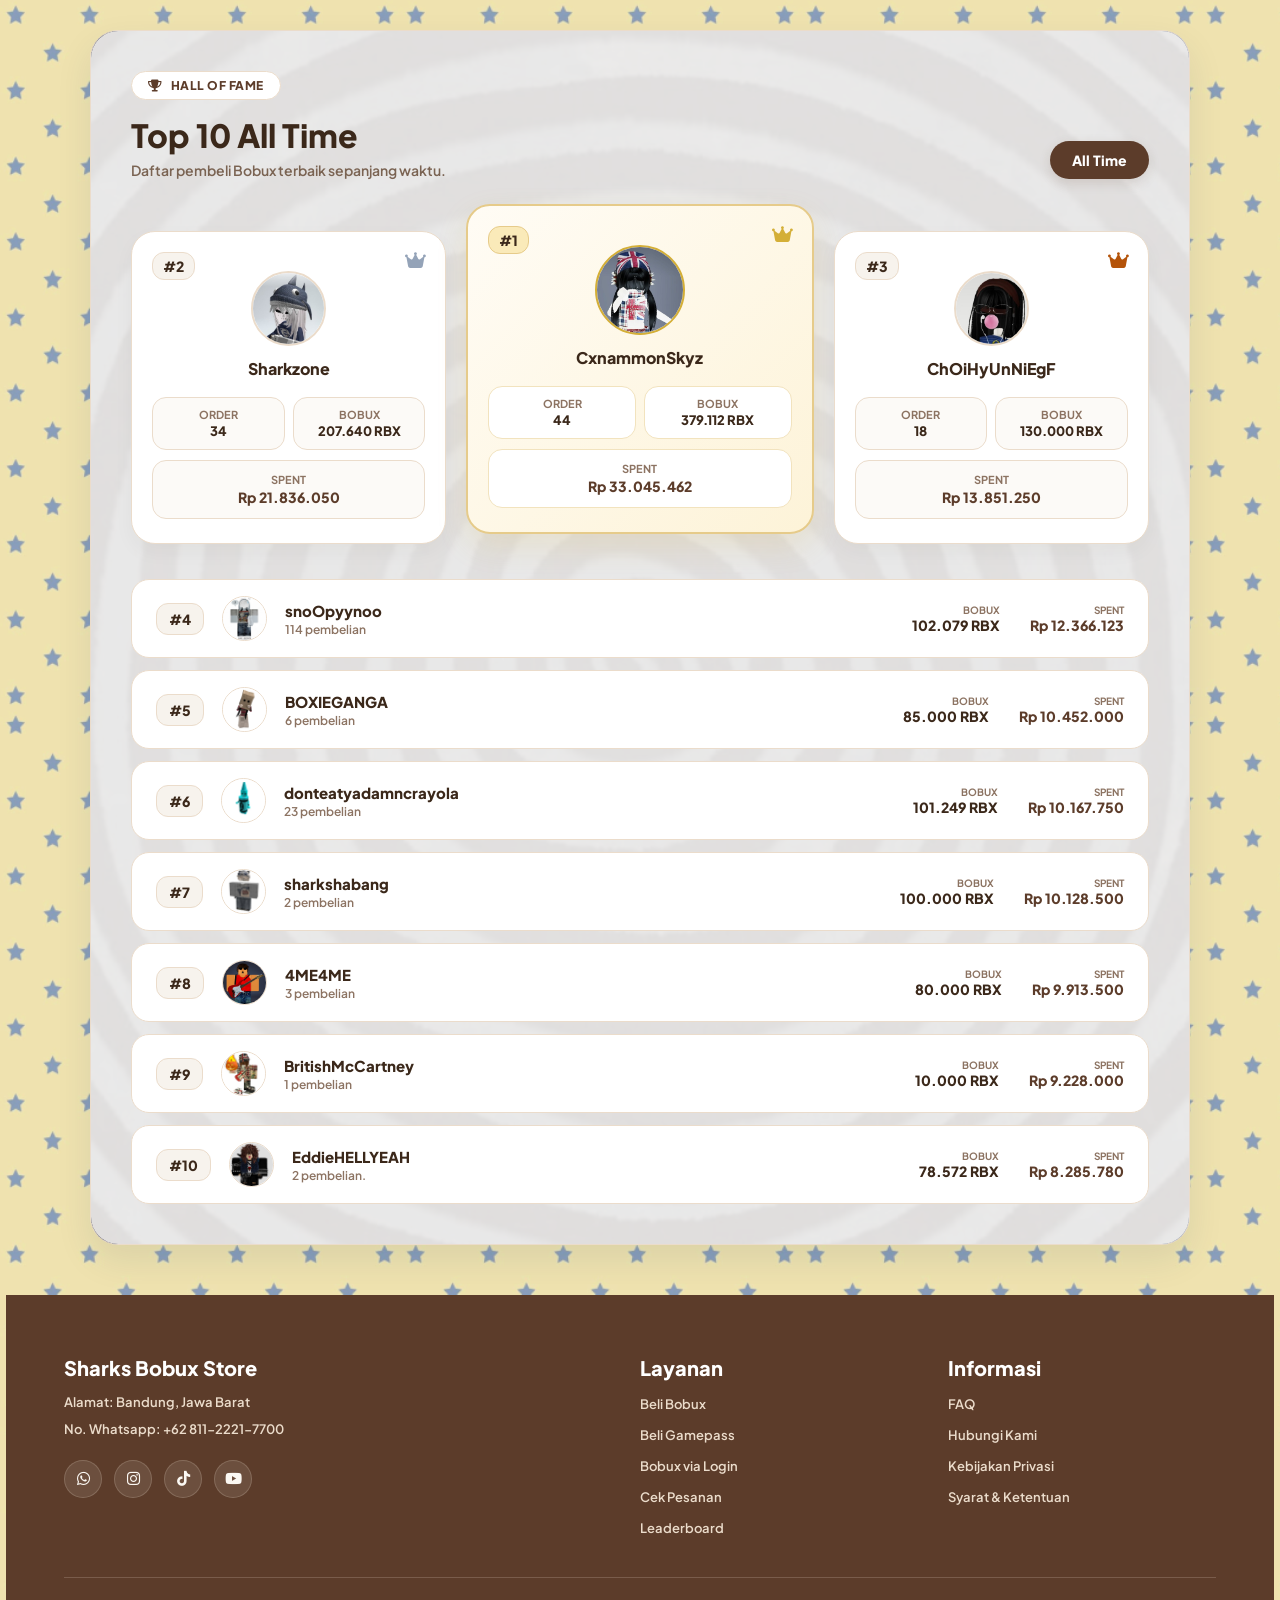
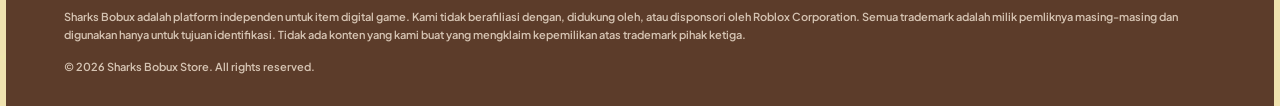
<file: leaderboard.html>
<!DOCTYPE html>
<html lang="id">
<head>
    <meta charset="UTF-8">
    <meta name="viewport" content="width=device-width, initial-scale=1.0">
    <title>Leaderboard - Sharks Robux Store</title>
    <link href="https://fonts.googleapis.com/css2?family=Plus+Jakarta+Sans:wght@400;500;600;700;800&display=swap" rel="stylesheet">
    <link rel="stylesheet" href="https://cdnjs.cloudflare.com/ajax/libs/font-awesome/6.4.0/css/all.min.css">
    <style>
        * {
            margin: 0;
            padding: 0;
            box-sizing: border-box;
            font-family: 'Plus Jakarta Sans', sans-serif;
        }

        body {
            background: url('starx.png') ;
            background-size: 400px;
            background-color: #f5eedf;
            padding: 30px 5% 0 5%;
            min-height: 100vh;
            display: flex;
            flex-direction: column;
            justify-content: space-between;
        }

        /* CONTAINER UTAMA DENGAN BACKGROUND obat.png */
        .leaderboard-container {
            background-image: url('obat.png');
            background-size: cover;
            background-position: center;
            background-repeat: no-repeat;
            border-radius: 28px;
            padding: 40px;
            max-width: 1100px;
            width: 100%;
            margin: 0 auto 50px auto;
            box-shadow: 0 15px 35px rgba(44, 66, 87, 0.1);
            border: 1px solid #ebdccb;
            position: relative;
            overflow: hidden;
        }

        /* Overlay semi-transparan putih agar background obat.png tidak terlalu mencolok dan teks tetap sangat jelas terbaca */
        .leaderboard-container::before {
            content: '';
            position: absolute;
            top: 0; left: 0; right: 0; bottom: 0;
            background-color: rgba(251, 248, 243, 0.88);
            z-index: 1;
        }

        /* Memastikan seluruh isi di dalam container berada di atas layer overlay */
        .leaderboard-container > * {
            position: relative;
            z-index: 2;
        }

        /* HEADER SECTION */
        .hall-badge {
            display: inline-flex;
            align-items: center;
            gap: 8px;
            background-color: #ffffff;
            border: 1px solid #ebdccb;
            padding: 6px 16px;
            border-radius: 20px;
            font-size: 12px;
            font-weight: 800;
            color: #5c3c2a;
            margin-bottom: 15px;
            text-transform: uppercase;
            letter-spacing: 0.5px;
        }

        .header-row {
            display: flex;
            justify-content: space-between;
            align-items: flex-end;
            margin-bottom: 35px;
            flex-wrap: wrap;
            gap: 15px;
        }

        .title-group h1 {
            font-size: 32px;
            font-weight: 800;
            color: #3b281a;
            margin-bottom: 6px;
        }

        .title-group p {
            font-size: 14px;
            color: #7a6352;
            font-weight: 600;
        }

        /* FILTER TOMBOL (ALL TIME SAJA) */
        .filter-btn {
            background-color: #5c3c2a;
            color: #ffffff;
            border: none;
            padding: 10px 22px;
            border-radius: 20px;
            font-weight: 800;
            font-size: 14px;
            cursor: pointer;
            box-shadow: 0 4px 12px rgba(92, 60, 42, 0.15);
        }

        /* PODIUM TOP 3 (GRID) */
        .podium-grid {
            display: grid;
            grid-template-columns: 1fr 1.1fr 1fr;
            gap: 20px;
            align-items: flex-end;
            margin-bottom: 35px;
        }

        .podium-card {
            background-color: #ffffff;
            border: 1px solid #ebdccb;
            border-radius: 24px;
            padding: 24px 20px;
            text-align: center;
            position: relative;
            box-shadow: 0 8px 20px rgba(59, 40, 26, 0.04);
        }

        /* KARTU JUARA 1 (SPECIAL STYLE) */
        .podium-card.rank-1 {
            background: linear-gradient(135deg, #fffcf5 0%, #fdf3d8 100%);
            border: 2px solid #e6cb8a;
            transform: translateY(-10px);
            box-shadow: 0 12px 30px rgba(212, 175, 55, 0.15);
        }

        .rank-badge {
            position: absolute;
            top: 20px;
            left: 20px;
            font-size: 14px;
            font-weight: 800;
            color: #3b281a;
            background-color: #f7f3ed;
            padding: 4px 10px;
            border-radius: 12px;
            border: 1px solid #ebdccb;
            z-index: 2;
        }

        .rank-1 .rank-badge {
            background-color: #faeab9;
            border-color: #e6cb8a;
        }

        .crown-icon {
            position: absolute;
            top: 20px;
            right: 20px;
            font-size: 18px;
            color: #d4af37;
            z-index: 2;
        }

        .avatar-box {
            width: 75px;
            height: 75px;
            background-color: #f5eedf;
            border-radius: 50%;
            margin: 15px auto 12px;
            display: flex;
            align-items: center;
            justify-content: center;
            border: 2px solid #ebdccb;
            overflow: hidden;
        }

        .rank-1 .avatar-box {
            width: 90px;
            height: 90px;
            border-color: #d4af37;
            background-color: #faeab9;
        }

        .avatar-box img {
            width: 100%;
            height: 100%;
            object-fit: cover;
        }

        .username {
            font-size: 16px;
            font-weight: 800;
            color: #3b281a;
            margin-bottom: 18px;
            word-break: break-all;
        }

        .podium-stats {
            display: grid;
            grid-template-columns: 1fr 1fr;
            gap: 8px;
            margin-bottom: 10px;
        }

        .stat-box-small {
            background-color: #fcfaf7;
            border: 1px solid #ebdccb;
            border-radius: 14px;
            padding: 10px;
            text-align: center;
        }

        .rank-1 .stat-box-small {
            background-color: #ffffff;
            border-color: #f2e3be;
        }

        .stat-label {
            font-size: 11px;
            color: #8c7362;
            font-weight: 700;
            text-transform: uppercase;
            margin-bottom: 2px;
        }

        .stat-val {
            font-size: 13px;
            font-weight: 800;
            color: #3b281a;
        }

        .spent-box {
            background-color: #fcfaf7;
            border: 1px solid #ebdccb;
            border-radius: 14px;
            padding: 12px;
            text-align: center;
        }

        .rank-1 .spent-box {
            background-color: #ffffff;
            border-color: #f2e3be;
        }

        .spent-val {
            font-size: 14px;
            font-weight: 800;
            color: #5c3c2a;
        }

        /* LIST RANKING 4 - 10 */
        .leaderboard-list {
            display: flex;
            flex-direction: column;
            gap: 12px;
        }

        .list-item {
            background-color: #ffffff;
            border: 1px solid #ebdccb;
            border-radius: 18px;
            padding: 16px 24px;
            display: flex;
            justify-content: space-between;
            align-items: center;
            transition: transform 0.2s;
        }

        .list-item:hover {
            transform: translateY(-2px);
            box-shadow: 0 4px 12px rgba(59, 40, 26, 0.04);
        }

        .list-left {
            display: flex;
            align-items: center;
            gap: 18px;
        }

        .list-rank {
            font-size: 14px;
            font-weight: 800;
            color: #3b281a;
            background-color: #f7f3ed;
            padding: 6px 12px;
            border-radius: 12px;
            border: 1px solid #ebdccb;
            min-width: 42px;
            text-align: center;
        }

        .list-avatar {
            width: 45px;
            height: 45px;
            background-color: #f5eedf;
            border-radius: 50%;
            display: flex;
            align-items: center;
            justify-content: center;
            border: 1px solid #ebdccb;
            overflow: hidden;
        }

        .list-avatar img {
            width: 100%;
            height: 100%;
            object-fit: cover;
        }

        .list-info h4 {
            font-size: 15px;
            font-weight: 800;
            color: #3b281a;
            margin-bottom: 2px;
        }

        .list-info p {
            font-size: 12px;
            color: #8c7362;
            font-weight: 600;
        }

        .list-right {
            display: flex;
            align-items: center;
            gap: 30px;
            text-align: right;
        }

        .list-stat-group .lbl {
            font-size: 10px;
            color: #8c7362;
            font-weight: 700;
            text-transform: uppercase;
        }

        .list-stat-group .val {
            font-size: 14px;
            font-weight: 800;
            color: #3b281a;
        }

        .list-stat-group .val-spent {
            color: #5c3c2a;
        }

        /* CUSTOM FOOTER (STYLE COKELAT) */
        .custom-footer {
            background-color: #5c3c2a;
            color: #fbf8f3;
            padding: 60px 5% 30px 5%;
            margin-left: -5%;
            margin-right: -5%;
        }

        .footer-content-grid {
            display: grid;
            grid-template-columns: 2fr 1fr 1fr;
            gap: 40px;
            max-width: 1200px;
            margin: 0 auto;
            padding-bottom: 40px;
            border-bottom: 1px solid rgba(235, 220, 203, 0.2);
        }

        .footer-col h3 {
            font-size: 20px;
            font-weight: 800;
            margin-bottom: 12px;
            color: #ffffff;
        }

        .footer-col p {
            font-size: 13px;
            color: #ebdccb;
            font-weight: 600;
            line-height: 1.6;
            margin-bottom: 6px;
        }

        .footer-col ul {
            list-style: none;
            display: flex;
            flex-direction: column;
            gap: 10px;
        }

        .footer-col ul li a {
            color: #ebdccb;
            text-decoration: none;
            font-size: 13px;
            font-weight: 600;
            transition: color 0.2s;
        }

        .footer-col ul li a:hover {
            color: #ffffff;
            text-decoration: underline;
        }

        .footer-social-icons {
            display: flex;
            gap: 12px;
            margin-top: 20px;
        }

        .footer-social-icons a {
            width: 38px;
            height: 38px;
            background-color: rgba(251, 248, 243, 0.1);
            border: 1px solid rgba(235, 220, 203, 0.2);
            border-radius: 50%;
            display: flex;
            align-items: center;
            justify-content: center;
            color: #fbf8f3;
            text-decoration: none;
            font-size: 15px;
            transition: all 0.2s;
        }

        .footer-social-icons a:hover {
            background-color: #fbf8f3;
            color: #5c3c2a;
        }

        .footer-bottom-note {
            max-width: 1200px;
            margin: 30px auto 0 auto;
            font-size: 11px;
            color: #ebdccb;
            font-weight: 600;
            line-height: 1.6;
            opacity: 0.85;
            display: flex;
            flex-direction: column;
            gap: 15px;
        }

        @media (max-width: 850px) {
            .podium-grid {
                grid-template-columns: 1fr;
            }
            .podium-card.rank-1 {
                transform: translateY(0);
            }
            .list-right {
                gap: 15px;
            }
            .footer-content-grid { 
                grid-template-columns: 1fr; 
                gap: 30px; 
            }
        }
    </style>
</head>
<body>

    <div class="leaderboard-container">
        
        <!-- HALL OF FAME BADGE -->
        <div class="hall-badge">
            <i class="fa-solid fa-trophy"></i> Hall of Fame
        </div>

        <!-- HEADER & FILTER -->
        <div class="header-row">
            <div class="title-group">
                <h1>Top 10 All Time</h1>
                <p>Daftar pembeli Bobux terbaik sepanjang waktu.</p>
            </div>
            <div>
                <button class="filter-btn">All Time</button>
            </div>
        </div>

        <!-- PODIUM TOP 3 -->
        <div class="podium-grid">
            
            <!-- JUARA 2: Sharkzone -->
            <div class="podium-card">
                <span class="rank-badge">#2</span>
                <i class="fa-solid fa-crown crown-icon" style="color: #94a3b8;"></i>
                <div class="avatar-box">
                    <img src="sharkzone.png" alt="Sharkzone" onerror="this.onerror=null; this.src='https://via.placeholder.com/150';">
                </div>
                <div class="username">Sharkzone</div>
                <div class="podium-stats">
                    <div class="stat-box-small">
                        <div class="stat-label">Order</div>
                        <div class="stat-val">34</div>
                    </div>
                    <div class="stat-box-small">
                        <div class="stat-label">Bobux</div>
                        <div class="stat-val">207.640 RBX</div>
                    </div>
                </div>
                <div class="spent-box">
                    <div class="stat-label">Spent</div>
                    <div class="spent-val">Rp 21.836.050</div>
                </div>
            </div>

            <!-- JUARA 1: CxnammonSkyz -->
            <div class="podium-card rank-1">
                <span class="rank-badge">#1</span>
                <i class="fa-solid fa-crown crown-icon"></i>
                <div class="avatar-box">
                    <img src="cxnammon.png" alt="CxnammonSkyz" onerror="this.onerror=null; this.src='https://via.placeholder.com/150';">
                </div>
                <div class="username">CxnammonSkyz</div>
                <div class="podium-stats">
                    <div class="stat-box-small">
                        <div class="stat-label">Order</div>
                        <div class="stat-val">44</div>
                    </div>
                    <div class="stat-box-small">
                        <div class="stat-label">Bobux</div>
                        <div class="stat-val">379.112 RBX</div>
                    </div>
                </div>
                <div class="spent-box">
                    <div class="stat-label">Spent</div>
                    <div class="spent-val">Rp 33.045.462</div>
                </div>
            </div>

            <!-- JUARA 3: ChOiHyUnNiEgF -->
            <div class="podium-card">
                <span class="rank-badge">#3</span>
                <i class="fa-solid fa-crown crown-icon" style="color: #b45309;"></i>
                <div class="avatar-box">
                    <img src="choihyunniegf.png" alt="ChOiHyUnNiEgF" onerror="this.onerror=null; this.src='https://via.placeholder.com/150';">
                </div>
                <div class="username">ChOiHyUnNiEgF</div>
                <div class="podium-stats">
                    <div class="stat-box-small">
                        <div class="stat-label">Order</div>
                        <div class="stat-val">18</div>
                    </div>
                    <div class="stat-box-small">
                        <div class="stat-label">Bobux</div>
                        <div class="stat-val">130.000 RBX</div>
                    </div>
                </div>
                <div class="spent-box">
                    <div class="stat-label">Spent</div>
                    <div class="spent-val">Rp 13.851.250</div>
                </div>
            </div>

        </div>

        <!-- LIST RANKING 4 - 10 -->
        <div class="leaderboard-list">
            
            <div class="list-item">
                <div class="list-left">
                    <div class="list-rank">#4</div>
                    <div class="list-avatar">
                        <img src="img/rank4.png" alt="Rank 4" onerror="this.onerror=null; this.src='https://via.placeholder.com/150';">
                    </div>
                    <div class="list-info">
                        <h4>snoOpyynoo</h4>
                        <p>114 pembelian</p>
                    </div>
                </div>
                <div class="list-right">
                    <div class="list-stat-group">
                        <div class="lbl">Bobux</div>
                        <div class="val">102.079 RBX</div>
                    </div>
                    <div class="list-stat-group">
                        <div class="lbl">Spent</div>
                        <div class="val val-spent">Rp 12.366.123</div>
                    </div>
                </div>
            </div>

            <div class="list-item">
                <div class="list-left">
                    <div class="list-rank">#5</div>
                    <div class="list-avatar">
                        <img src="img/rank5.png" alt="Rank 5" onerror="this.onerror=null; this.src='https://via.placeholder.com/150';">
                    </div>
                    <div class="list-info">
                        <h4>BOXIEGANGA</h4>
                        <p>6 pembelian</p>
                    </div>
                </div>
                <div class="list-right">
                    <div class="list-stat-group">
                        <div class="lbl">Bobux</div>
                        <div class="val">85.000 RBX</div>
                    </div>
                    <div class="list-stat-group">
                        <div class="lbl">Spent</div>
                        <div class="val val-spent">Rp 10.452.000</div>
                    </div>
                </div>
            </div>

            <div class="list-item">
                <div class="list-left">
                    <div class="list-rank">#6</div>
                    <div class="list-avatar">
                        <img src="img/rank6.png" alt="Rank 6" onerror="this.onerror=null; this.src='https://via.placeholder.com/150';">
                    </div>
                    <div class="list-info">
                        <h4>donteatyadamncrayola</h4>
                        <p>23 pembelian</p>
                    </div>
                </div>
                <div class="list-right">
                    <div class="list-stat-group">
                        <div class="lbl">Bobux</div>
                        <div class="val">101.249 RBX</div>
                    </div>
                    <div class="list-stat-group">
                        <div class="lbl">Spent</div>
                        <div class="val val-spent">Rp 10.167.750</div>
                    </div>
                </div>
            </div>

            <div class="list-item">
                <div class="list-left">
                    <div class="list-rank">#7</div>
                    <div class="list-avatar">
                        <img src="img/rank7.png" alt="Rank 7" onerror="this.onerror=null; this.src='https://via.placeholder.com/150';">
                    </div>
                    <div class="list-info">
                        <h4>sharkshabang</h4>
                        <p>2 pembelian</p>
                    </div>
                </div>
                <div class="list-right">
                    <div class="list-stat-group">
                        <div class="lbl">Bobux</div>
                        <div class="val">100.000 RBX</div>
                    </div>
                    <div class="list-stat-group">
                        <div class="lbl">Spent</div>
                        <div class="val val-spent">Rp 10.128.500</div>
                    </div>
                </div>
            </div>

            <div class="list-item">
                <div class="list-left">
                    <div class="list-rank">#8</div>
                    <div class="list-avatar">
                        <img src="img/rank8.png" alt="Rank 8" onerror="this.onerror=null; this.src='https://via.placeholder.com/150';">
                    </div>
                    <div class="list-info">
                        <h4>4ME4ME</h4>
                        <p>3 pembelian</p>
                    </div>
                </div>
                <div class="list-right">
                    <div class="list-stat-group">
                        <div class="lbl">Bobux</div>
                        <div class="val">80.000 RBX</div>
                    </div>
                    <div class="list-stat-group">
                        <div class="lbl">Spent</div>
                        <div class="val val-spent">Rp 9.913.500</div>
                    </div>
                </div>
            </div>

            <div class="list-item">
                <div class="list-left">
                    <div class="list-rank">#9</div>
                    <div class="list-avatar">
                        <img src="img/rank9.png" alt="Rank 9" onerror="this.onerror=null; this.src='https://via.placeholder.com/150';">
                    </div>
                    <div class="list-info">
                        <h4>BritishMcCartney</h4>
                        <p>1 pembelian</p>
                    </div>
                </div>
                <div class="list-right">
                    <div class="list-stat-group">
                        <div class="lbl">Bobux</div>
                        <div class="val">10.000 RBX</div>
                    </div>
                    <div class="list-stat-group">
                        <div class="lbl">Spent</div>
                        <div class="val val-spent">Rp 9.228.000</div>
                    </div>
                </div>
            </div>

            <div class="list-item">
                <div class="list-left">
                    <div class="list-rank">#10</div>
                    <div class="list-avatar">
                        <img src="img/rank10.png" alt="Rank 10" onerror="this.onerror=null; this.src='https://via.placeholder.com/150';">
                    </div>
                    <div class="list-info">
                        <h4>EddieHELLYEAH</h4>
                        <p>2 pembelian.</p>
                    </div>
                </div>
                <div class="list-right">
                    <div class="list-stat-group">
                        <div class="lbl">Bobux</div>
                        <div class="val">78.572 RBX</div>
                    </div>
                    <div class="list-stat-group">
                        <div class="lbl">Spent</div>
                        <div class="val val-spent">Rp 8.285.780</div>
                    </div>
                </div>
            </div>

        </div>

    </div>

    <!-- CUSTOM FOOTER (STYLE COKELAT) -->
    <footer class="custom-footer">
        <div class="footer-content-grid">
            <!-- Kolom 1: Profil Brand & Kontak -->
            <div class="footer-col">
                <h3>Sharks Bobux Store</h3>
                <p>Alamat: Bandung, Jawa Barat</p>
                <p>No. Whatsapp: +62 811-2221-7700</p>
                
                <div class="footer-social-icons">
                    <a href="https://wa.me/6281122217700" target="_blank" title="WhatsApp"><i class="fa-brands fa-whatsapp"></i></a>
                    <a href="https://www.instagram.com/sharks.bobux_officialstore?xtok=MTJwdnBvb3ZwZnF2NQ%3D%3D&utm_source=qr" target="_blank" title="Instagram"><i class="fa-brands fa-instagram"></i></a>
                    <a href="https://www.tiktok.com/@sharkz.bobux_official?is_from_webapp=1&sender_device=pc" target="_blank" title="TikTok"><i class="fa-brands fa-tiktok"></i></a>
                    <a href="https://youtube.com/@itz_sharksbobux?si=PT7zJYfko8tLFKCi" target="_blank" title="YouTube"><i class="fa-brands fa-youtube"></i></a>
                </div>
            </div>

            <!-- Kolom 2: Layanan -->
            <div class="footer-col">
                <h3>Layanan</h3>
                <ul>
                    <li><a href="order.html">Beli Bobux</a></li>
                    <li><a href="product.html">Beli Gamepass</a></li>
                    <li><a href="order.html">Bobux via Login</a></li>
                    <li><a href="order.html">Cek Pesanan</a></li>
                    <li><a href="leaderboard.html">Leaderboard</a></li>
                </ul>
            </div>

            <!-- Kolom 3: Informasi -->
            <div class="footer-col">
                <h3>Informasi</h3>
                <ul>
                    <li><a href="#">FAQ</a></li>
                    <li><a href="#">Hubungi Kami</a></li>
                    <li><a href="#">Kebijakan Privasi</a></li>
                    <li><a href="#">Syarat & Ketentuan</a></li>
                </ul>
            </div>
        </div>

        <div class="footer-bottom-note">
            <p>Sharks Bobux adalah platform independen untuk item digital game. Kami tidak berafiliasi dengan, didukung oleh, atau disponsori oleh Roblox Corporation. Semua trademark adalah milik pemliknya masing-masing dan digunakan hanya untuk tujuan identifikasi. Tidak ada konten yang kami buat yang mengklaim kepemilikan atas trademark pihak ketiga.</p>
            <p>© 2026 Sharks Bobux Store. All rights reserved.</p>
        </div>
    </footer>

</body>
</html>
</file>
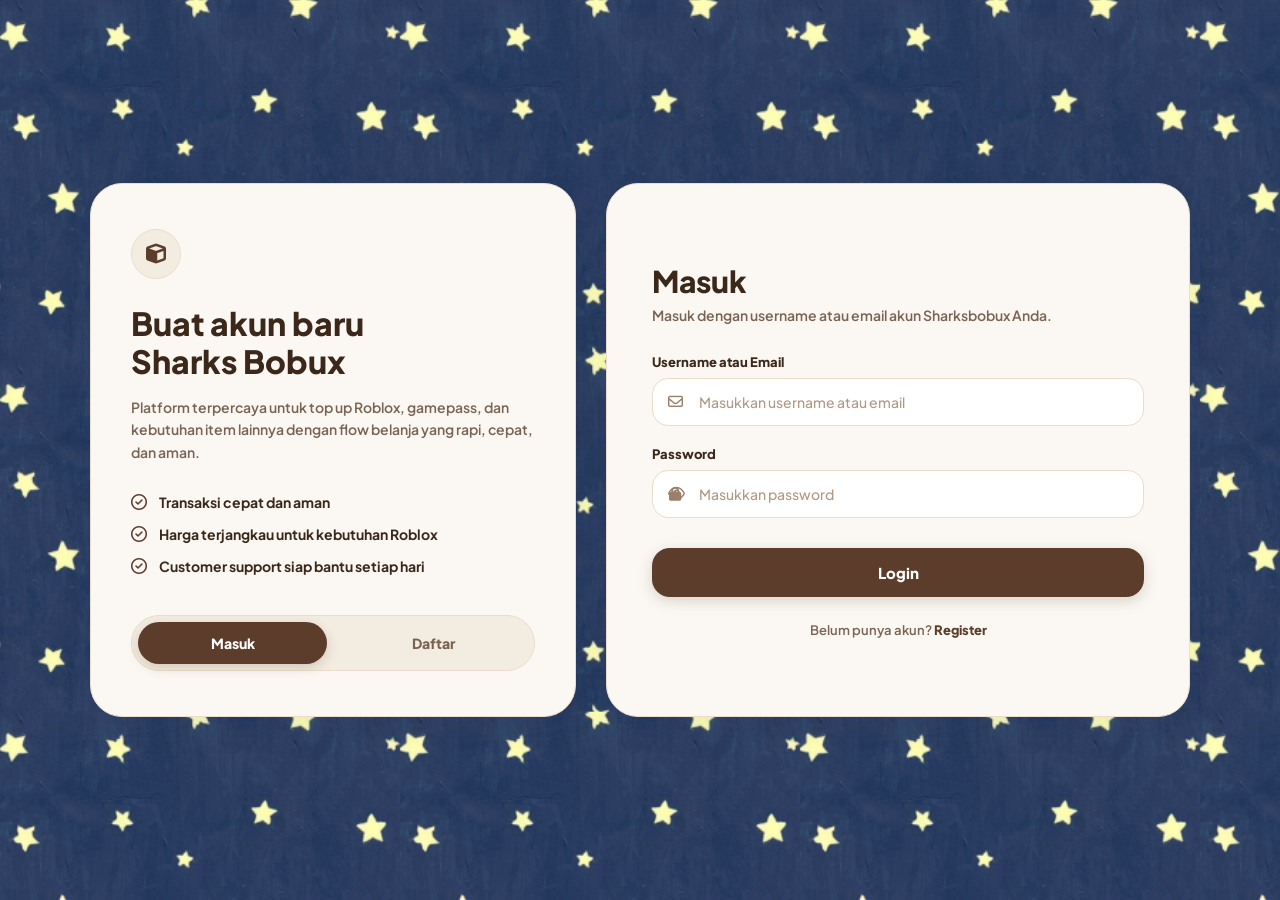
<file: login.html>
<!DOCTYPE html>
<html lang="id">
<head>
    <meta charset="UTF-8">
    <meta name="viewport" content="width=device-width, initial-scale=1.0">
    <title>Masuk - Sharks Robux Store</title>
    <link href="https://fonts.googleapis.com/css2?family=Plus+Jakarta+Sans:wght@400;500;600;700;800&display=swap" rel="stylesheet">
    <link rel="stylesheet" href="https://cdnjs.cloudflare.com/ajax/libs/font-awesome/6.4.0/css/all.min.css">
    <style>
        * { margin: 0; padding: 0; box-sizing: border-box; font-family: 'Plus Jakarta Sans', sans-serif; }
        
        body { 
            background: url('login.png');
            background-size: 400px;
            background-color: #f5eedf; 
            min-height: 100vh;
            display: flex;
            align-items: center;
            justify-content: center;
            padding: 30px 5%; 
            color: #3b281a; 
        }

        .auth-container {
            display: grid;
            grid-template-columns: 1fr 1.2fr;
            gap: 30px;
            width: 100%;
            max-width: 1100px;
            align-items: stretch;
        }

        /* KARTU KIRI (INFO & SWITCH TAB) */
        .auth-left-card {
            background-color: #fbf8f3;
            border: 1.5px solid #ebdccb;
            border-radius: 32px;
            padding: 45px 40px;
            box-shadow: 0 12px 30px rgba(44, 66, 87, 0.08);
            display: flex;
            flex-direction: column;
            justify-content: space-between;
        }

        .brand-logo-circle {
            width: 50px; height: 50px; background-color: #f3ece1;
            border-radius: 50%; display: flex; align-items: center;
            justify-content: center; font-size: 20px; color: #5c3c2a;
            border: 1px solid #ebdccb; margin-bottom: 25px;
        }

        .auth-left-card h2 {
            font-size: 32px;
            font-weight: 800;
            color: #3b281a;
            margin-bottom: 15px;
            line-height: 1.2;
        }

        .auth-left-card p {
            font-size: 14px;
            color: #7a6352;
            font-weight: 600;
            line-height: 1.6;
            margin-bottom: 30px;
        }

        .feature-list {
            list-style: none;
            display: flex;
            flex-direction: column;
            gap: 14px;
            margin-bottom: 40px;
        }

        .feature-item {
            display: flex;
            align-items: center;
            gap: 12px;
            font-size: 14px;
            font-weight: 700;
            color: #3b281a;
        }

        .feature-item i {
            color: #5c3c2a;
            font-size: 16px;
        }

        .auth-switch-tabs {
            display: grid;
            grid-template-columns: 1fr 1fr;
            gap: 12px;
            background: #f3ece1;
            padding: 6px;
            border-radius: 28px;
            border: 1px solid #ebdccb;
        }

        .tab-btn {
            background: transparent;
            border: none;
            padding: 12px 0;
            border-radius: 22px;
            font-size: 14px;
            font-weight: 800;
            cursor: pointer;
            text-align: center;
            text-decoration: none;
            transition: all 0.2s;
        }

        .tab-btn.active {
            background-color: #5c3c2a;
            color: #ffffff;
            box-shadow: 0 4px 12px rgba(92, 60, 42, 0.2);
        }

        .tab-btn.inactive {
            color: #7a6352;
        }
        .tab-btn.inactive:hover {
            color: #3b281a;
        }

        /* KARTU KANAN (FORM LOGIN) */
        .auth-right-card {
            background-color: #fbf8f3;
            border: 1.5px solid #ebdccb;
            border-radius: 32px;
            padding: 45px 45px;
            box-shadow: 0 12px 30px rgba(44, 66, 87, 0.08);
            display: flex;
            flex-direction: column;
            justify-content: center;
        }

        .form-title {
            font-size: 30px;
            font-weight: 800;
            color: #3b281a;
            margin-bottom: 6px;
        }

        .form-subtitle {
            font-size: 14px;
            color: #7a6352;
            font-weight: 600;
            margin-bottom: 30px;
        }

        .input-group {
            margin-bottom: 20px;
        }

        .input-group label {
            display: block;
            font-size: 13px;
            font-weight: 800;
            color: #3b281a;
            margin-bottom: 8px;
        }

        .input-field-wrapper {
            position: relative;
            display: flex;
            align-items: center;
        }

        .input-field-wrapper i {
            position: absolute;
            left: 16px;
            color: #9a7f6c;
            font-size: 15px;
        }

        .input-field-wrapper input {
            width: 100%;
            background-color: #ffffff;
            border: 1.5px solid #ebdccb;
            border-radius: 16px;
            padding: 14px 16px 14px 46px;
            font-size: 14px;
            color: #3b281a;
            font-weight: 600;
            outline: none;
            transition: all 0.2s;
        }

        .input-field-wrapper input:focus {
            border-color: #5c3c2a;
            box-shadow: 0 0 0 3px rgba(92, 60, 42, 0.1);
        }

        .input-field-wrapper input::placeholder {
            color: #b09986;
            font-weight: 500;
        }

        .toggle-password {
            position: absolute;
            right: 16px;
            cursor: pointer;
            color: #9a7f6c;
        }

        .btn-submit {
            width: 100%;
            background-color: #5c3c2a;
            color: #ffffff;
            border: none;
            border-radius: 18px;
            padding: 15px;
            font-size: 15px;
            font-weight: 800;
            cursor: pointer;
            box-shadow: 0 4px 15px rgba(92, 60, 42, 0.2);
            transition: all 0.2s;
            margin-top: 10px;
            margin-bottom: 25px;
        }

        .btn-submit:hover {
            background-color: #432b1d;
            transform: translateY(-1px);
        }

        .auth-footer-text {
            text-align: center;
            font-size: 13px;
            color: #7a6352;
            font-weight: 600;
        }

        .auth-footer-text a {
            color: #5c3c2a;
            font-weight: 800;
            text-decoration: none;
        }

        .auth-footer-text a:hover {
            text-decoration: underline;
        }

        /* CUSTOM MODAL NOTIFICATION STYLES (SESUAI GAMBAR) */
        .modal-overlay {
            position: fixed;
            top: 0; left: 0; width: 100%; height: 100%;
            background: rgba(59, 40, 26, 0.4);
            backdrop-filter: blur(4px);
            display: flex;
            align-items: center;
            justify-content: center;
            z-index: 9999;
            opacity: 0;
            visibility: hidden;
            transition: all 0.3s ease;
        }

        .modal-overlay.active {
            opacity: 1;
            visibility: visible;
        }

        .modal-box {
            background-color: #fbf8f3;
            border: 2px solid #ebdccb;
            border-radius: 32px;
            padding: 45px 35px;
            width: 90%;
            max-width: 440px;
            text-align: center;
            box-shadow: 0 15px 35px rgba(44, 66, 87, 0.15);
            transform: scale(0.9);
            transition: transform 0.3s ease;
        }

        .modal-overlay.active .modal-box {
            transform: scale(1);
        }

        .modal-icon-circle {
            width: 86px; height: 86px;
            background-color: #dcfce7;
            border: 2px solid #86efac;
            border-radius: 50%;
            display: flex;
            align-items: center;
            justify-content: center;
            margin: 0 auto 24px auto;
            font-size: 40px;
            color: #16a34a;
        }

        .modal-box h3 {
            font-size: 28px;
            font-weight: 800;
            color: #3b281a;
            margin-bottom: 12px;
        }

        .modal-box p {
            font-size: 14px;
            color: #7a6352;
            font-weight: 600;
            line-height: 1.6;
            margin-bottom: 30px;
        }

        .btn-modal-ok {
            width: 100%;
            background-color: #5c3c2a;
            color: #ffffff;
            border: none;
            border-radius: 20px;
            padding: 15px;
            font-size: 15px;
            font-weight: 800;
            cursor: pointer;
            box-shadow: 0 4px 15px rgba(92, 60, 42, 0.2);
            transition: all 0.2s;
        }

        .btn-modal-ok:hover {
            background-color: #432b1d;
            transform: translateY(-2px);
        }

        @media (max-width: 900px) {
            .auth-container { grid-template-columns: 1fr; }
        }
    </style>
</head>
<body>

    <div class="auth-container">
        <!-- KARTU KIRI -->
        <div class="auth-left-card">
            <div>
                <div class="brand-logo-circle"><i class="fa-solid fa-cube"></i></div>
                <h2>Buat akun baru <br>Sharks Bobux</h2>
                <p>Platform terpercaya untuk top up Roblox, gamepass, dan kebutuhan item lainnya dengan flow belanja yang rapi, cepat, dan aman.</p>
                
                <ul class="feature-list">
                    <li class="feature-item"><i class="fa-regular fa-circle-check"></i> Transaksi cepat dan aman</li>
                    <li class="feature-item"><i class="fa-regular fa-circle-check"></i> Harga terjangkau untuk kebutuhan Roblox</li>
                    <li class="feature-item"><i class="fa-regular fa-circle-check"></i> Customer support siap bantu setiap hari</li>
                </ul>
            </div>

            <div class="auth-switch-tabs">
                <button class="tab-btn active">Masuk</button>
                <a href="register.html" class="tab-btn inactive">Daftar</a>
            </div>
        </div>

        <!-- KARTU KANAN (FORM LOGIN) -->
        <div class="auth-right-card">
            <h1 class="form-title">Masuk</h1>
            <p class="form-subtitle">Masuk dengan username atau email akun Sharksbobux Anda.</p>

            <form onsubmit="handleLogin(event)">
                <div class="input-group">
                    <label>Username atau Email</label>
                    <div class="input-field-wrapper">
                        <i class="fa-regular fa-envelope"></i>
                        <input type="text" id="usernameInput" placeholder="Masukkan username atau email" required>
                    </div>
                </div>

                <div class="input-group">
                    <label>Password</label>
                    <div class="input-field-wrapper">
                        <i class="fa-solid fa-lock" style="left: 17px; font-size: 14px;"></i>
                        <input type="password" id="passwordInput" placeholder="Masukkan password" required style="padding-left: 46px; padding-right: 46px;">
                        <i class="fa-regular fa-eye toggle-password" id="togglePass" onclick="togglePasswordVisibility()"></i>
                    </div>
                </div>

                <button type="submit" class="btn-submit">Login</button>
            </form>

            <div class="auth-footer-text">
                Belum punya akun? <a href="register.html">Register</a>
            </div>
        </div>
    </div>

    <!-- CUSTOM MODAL NOTIFICATION -->
    <div class="modal-overlay" id="successModal">
        <div class="modal-box">
            <div class="modal-icon-circle">
                <i class="fa-solid fa-check"></i>
            </div>
            <h3>Login Berhasil!</h3>
            <p id="modalMessage">Selamat datang kembali, @Username!<br>Anda berhasil masuk ke Sharks Bobux Store.</p>
            <button class="btn-modal-ok" onclick="redirectToIndeks()">OK, Masuk ke Home</button>
        </div>
    </div>

    <script>
        function togglePasswordVisibility() {
            const passInput = document.getElementById('passwordInput');
            const icon = document.getElementById('togglePass');
            if (passInput.type === 'password') {
                passInput.type = 'text';
                icon.classList.remove('fa-eye');
                icon.classList.add('fa-eye-slash');
            } else {
                passInput.type = 'password';
                icon.classList.remove('fa-eye-slash');
                icon.classList.add('fa-eye');
            }
        }

        function handleLogin(event) {
            event.preventDefault();
            let username = document.getElementById('usernameInput').value.trim();
            
            // Jika user memasukkan email atau teks, kita format rapi dengan awalan @ jika belum ada
            if (!username.startsWith('@')) {
                username = '@' + username;
            }
            
            // Simpan nama bersih tanpa simbol @ untuk ditampilkan di badge navbar nanti
            let cleanUsername = username.replace('@', '');

            if (cleanUsername) {
                localStorage.setItem('isLoggedIn', 'true');
                localStorage.setItem('sharks_username', cleanUsername);

                document.getElementById('modalMessage').innerHTML = `Selamat datang kembali, <strong>${username}</strong>!<br>Anda berhasil masuk ke Sharks Bobux Store.`;
                document.getElementById('successModal').classList.add('active');
            }
        }

        function redirectToIndeks() {
            window.location.href = 'home.html';
        }
    </script>
</body>
</html>
</file>
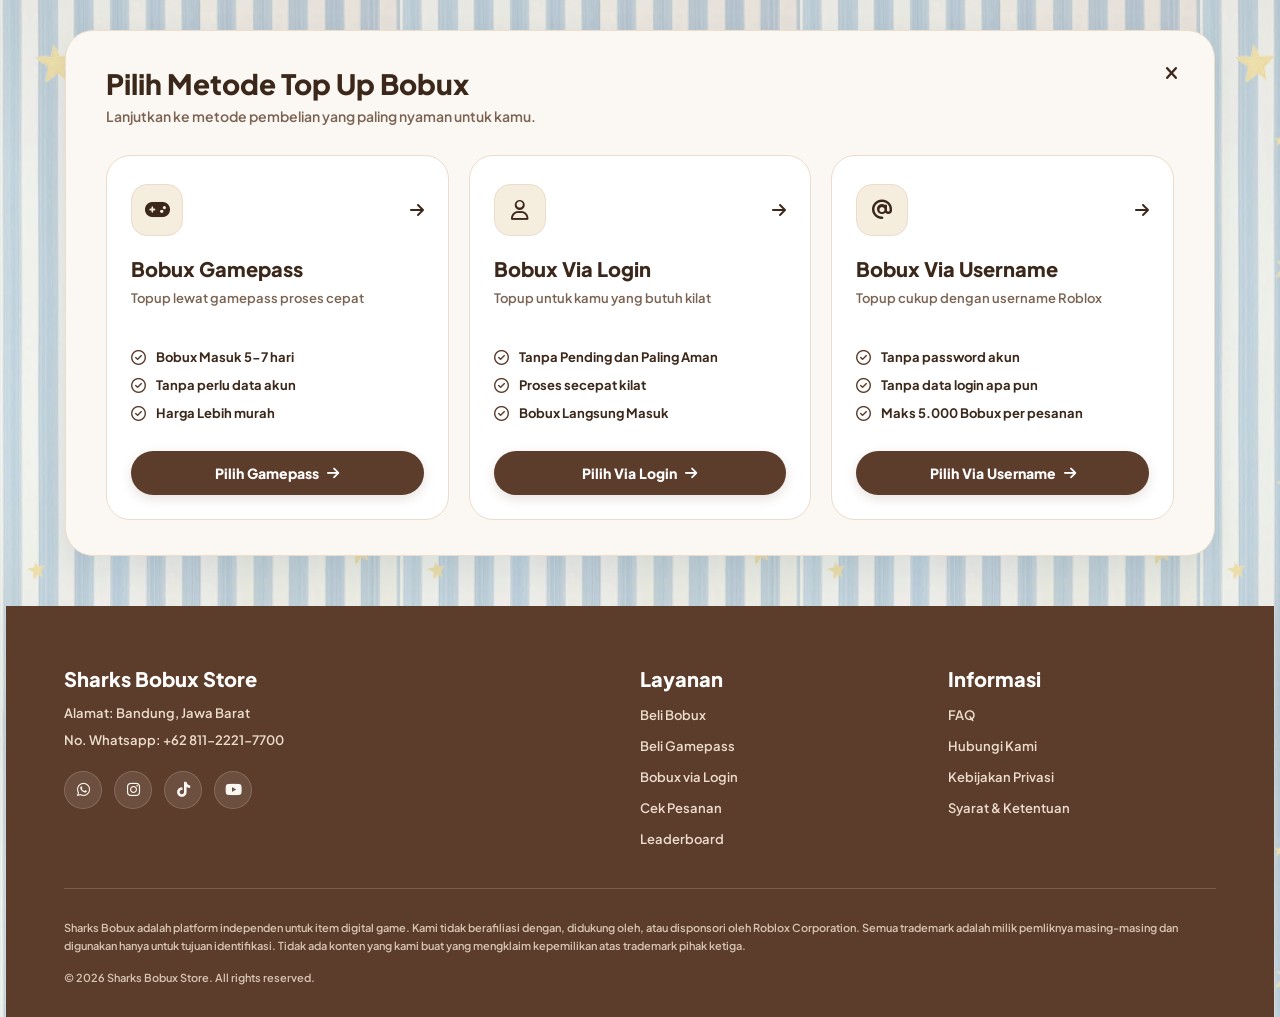
<file: Product.html>
<!DOCTYPE html>
<html lang="id">
<head>
    <meta charset="UTF-8">
    <meta name="viewport" content="width=device-width, initial-scale=1.0">
    <title>Product - Sharks Robux Store</title>
    <link href="https://fonts.googleapis.com/css2?family=Plus+Jakarta+Sans:wght@400;500;600;700;800&display=swap" rel="stylesheet">
    <link rel="stylesheet" href="https://cdnjs.cloudflare.com/ajax/libs/font-awesome/6.4.0/css/all.min.css">
    <style>
        * {
            margin: 0;
            padding: 0;
            box-sizing: border-box;
            font-family: 'Plus Jakarta Sans', sans-serif;
        }

        body {
            background: url('shawal.png') repeat;
            background-size: 400px;
            background-color: #f5eedf;
            padding: 30px 5% 0 5%;
            min-height: 100vh;
            display: flex;
            flex-direction: column;
            justify-content: space-between;
        }

        .modal-container {
            background-color: #fbf8f3;
            border-radius: 28px;
            padding: 35px 40px;
            max-width: 1150px;
            width: 100%;
            margin: 0 auto 50px auto;
            position: relative;
            box-shadow: 0 15px 35px rgba(44, 66, 87, 0.1);
            border: 1px solid #ebdccb;
        }

        .modal-header {
            margin-bottom: 30px;
        }

        .modal-title {
            font-size: 28px;
            font-weight: 800;
            color: #3b281a;
            margin-bottom: 6px;
        }

        .modal-subtitle {
            font-size: 14px;
            color: #7a6352;
            font-weight: 600;
        }

        .close-btn {
            position: absolute;
            top: 25px;
            right: 25px;
            width: 36px;
            height: 36px;
            background-color: transparent;
            border-radius: 50%;
            display: flex;
            align-items: center;
            justify-content: center;
            color: #3b281a;
            font-size: 18px;
            cursor: pointer;
            border: none;
            transition: all 0.2s;
        }

        .close-btn:hover {
            background-color: #f3ece1;
        }

        .method-grid {
            display: grid;
            grid-template-columns: repeat(3, 1fr);
            gap: 20px;
        }

        .method-card {
            background-color: #ffffff;
            border: 1px solid #ebdccb;
            border-radius: 24px;
            padding: 28px 24px 24px;
            display: flex;
            flex-direction: column;
            justify-content: space-between;
            position: relative;
            transition: transform 0.2s, box-shadow 0.2s;
        }

        .method-card:hover {
            transform: translateY(-4px);
            box-shadow: 0 10px 20px rgba(59, 40, 26, 0.08);
        }

        .card-top {
            display: flex;
            justify-content: space-between;
            align-items: center;
            margin-bottom: 20px;
        }

        .icon-box {
            width: 52px;
            height: 52px;
            background-color: #f5eedf;
            border-radius: 16px;
            display: flex;
            align-items: center;
            justify-content: center;
            font-size: 20px;
            color: #3b281a;
            border: 1px solid #ebdccb;
        }

        .arrow-top {
            color: #3b281a;
            font-size: 16px;
        }

        .card-title {
            font-size: 20px;
            font-weight: 800;
            color: #3b281a;
            margin-bottom: 8px;
        }

        .card-desc {
            font-size: 13px;
            color: #7a6352;
            line-height: 1.4;
            margin-bottom: 22px;
            min-height: 38px;
            font-weight: 600;
        }

        .feature-list {
            list-style: none;
            margin-bottom: 30px;
            display: flex;
            flex-direction: column;
            gap: 12px;
        }

        .feature-item {
            display: flex;
            align-items: flex-start;
            gap: 10px;
            font-size: 13px;
            font-weight: 700;
            color: #3b281a;
        }

        .feature-item i {
            color: #5c3c2a;
            font-size: 15px;
            margin-top: 1px;
        }

        .select-btn {
            width: 100%;
            background-color: #5c3c2a;
            color: #ffffff;
            border: none;
            padding: 13px 0;
            border-radius: 25px;
            font-weight: 800;
            font-size: 14px;
            cursor: pointer;
            display: flex;
            align-items: center;
            justify-content: center;
            gap: 8px;
            text-decoration: none;
            transition: background-color 0.2s, transform 0.2s;
            box-shadow: 0 4px 12px rgba(92, 60, 42, 0.15);
        }

        .select-btn:hover {
            background-color: #432b1d;
            transform: translateY(-1px);
        }

        /* CUSTOM FOOTER (STYLE COKELAT) */
        .custom-footer {
            background-color: #5c3c2a;
            color: #fbf8f3;
            padding: 60px 5% 30px 5%;
            margin-left: -5%;
            margin-right: -5%;
        }

        .footer-content-grid {
            display: grid;
            grid-template-columns: 2fr 1fr 1fr;
            gap: 40px;
            max-width: 1200px;
            margin: 0 auto;
            padding-bottom: 40px;
            border-bottom: 1px solid rgba(235, 220, 203, 0.2);
        }

        .footer-col h3 {
            font-size: 20px;
            font-weight: 800;
            margin-bottom: 12px;
            color: #ffffff;
        }

        .footer-col p {
            font-size: 13px;
            color: #ebdccb;
            font-weight: 600;
            line-height: 1.6;
            margin-bottom: 6px;
        }

        .footer-col ul {
            list-style: none;
            display: flex;
            flex-direction: column;
            gap: 10px;
        }

        .footer-col ul li a {
            color: #ebdccb;
            text-decoration: none;
            font-size: 13px;
            font-weight: 600;
            transition: color 0.2s;
        }

        .footer-col ul li a:hover {
            color: #ffffff;
            text-decoration: underline;
        }

        .footer-social-icons {
            display: flex;
            gap: 12px;
            margin-top: 20px;
        }

        .footer-social-icons a {
            width: 38px;
            height: 38px;
            background-color: rgba(251, 248, 243, 0.1);
            border: 1px solid rgba(235, 220, 203, 0.2);
            border-radius: 50%;
            display: flex;
            align-items: center;
            justify-content: center;
            color: #fbf8f3;
            text-decoration: none;
            font-size: 15px;
            transition: all 0.2s;
        }

        .footer-social-icons a:hover {
            background-color: #fbf8f3;
            color: #5c3c2a;
        }

        .footer-bottom-note {
            max-width: 1200px;
            margin: 30px auto 0 auto;
            font-size: 11px;
            color: #ebdccb;
            font-weight: 600;
            line-height: 1.6;
            opacity: 0.85;
            display: flex;
            flex-direction: column;
            gap: 15px;
        }

        @media (max-width: 900px) {
            .method-grid {
                grid-template-columns: 1fr;
            }
            .footer-content-grid { grid-template-columns: 1fr; gap: 30px; }
        }
    </style>
</head>
<body>

    <div class="modal-container">
        <!-- Tombol Close mengembalikan ke home.html -->
        <button class="close-btn" title="Tutup" onclick="goToMenu('home.html')"><i class="fa-solid fa-xmark"></i></button>

        <div class="modal-header">
            <h1 class="modal-title">Pilih Metode Top Up Bobux</h1>
            <p class="modal-subtitle">Lanjutkan ke metode pembelian yang paling nyaman untuk kamu.</p>
        </div>

        <div class="method-grid">

            <!-- KARTU 1: GAMEPASS -->
            <div class="method-card">
                <div>
                    <div class="card-top">
                        <div class="icon-box">
                            <i class="fa-solid fa-gamepad"></i>
                        </div>
                        <i class="fa-solid fa-arrow-right arrow-top"></i>
                    </div>

                    <h2 class="card-title">Bobux Gamepass</h2>
                    <p class="card-desc">Topup lewat gamepass proses cepat</p>

                    <ul class="feature-list">
                        <li class="feature-item">
                            <i class="fa-regular fa-circle-check"></i>
                            <span>Bobux Masuk 5-7 hari</span>
                        </li>
                        <li class="feature-item">
                            <i class="fa-regular fa-circle-check"></i>
                            <span>Tanpa perlu data akun</span>
                        </li>
                        <li class="feature-item">
                            <i class="fa-regular fa-circle-check"></i>
                            <span>Harga Lebih murah</span>
                        </li>
                    </ul>
                </div>

                <a href="javascript:void(0)" onclick="goToMenu('order.html?type=gamepass')" class="select-btn">
                    Pilih Gamepass <i class="fa-solid fa-arrow-right"></i>
                </a>
            </div>

            <!-- KARTU 2: VIA LOGIN -->
            <div class="method-card">
                <div>
                    <div class="card-top">
                        <div class="icon-box">
                            <i class="fa-regular fa-user"></i>
                        </div>
                        <i class="fa-solid fa-arrow-right arrow-top"></i>
                    </div>

                    <h2 class="card-title">Bobux Via Login</h2>
                    <p class="card-desc">Topup untuk kamu yang butuh kilat</p>

                    <ul class="feature-list">
                        <li class="feature-item">
                            <i class="fa-regular fa-circle-check"></i>
                            <span>Tanpa Pending dan Paling Aman</span>
                        </li>
                        <li class="feature-item">
                            <i class="fa-regular fa-circle-check"></i>
                            <span>Proses secepat kilat</span>
                        </li>
                        <li class="feature-item">
                            <i class="fa-regular fa-circle-check"></i>
                            <span>Bobux Langsung Masuk</span>
                        </li>
                    </ul>
                </div>

                <a href="javascript:void(0)" onclick="goToMenu('order.html?type=login')" class="select-btn">
                    Pilih Via Login <i class="fa-solid fa-arrow-right"></i>
                </a>
            </div>

            <!-- KARTU 3: VIA USERNAME -->
            <div class="method-card">
                <div>
                    <div class="card-top">
                        <div class="icon-box">
                            <i class="fa-solid fa-at"></i>
                        </div>
                        <i class="fa-solid fa-arrow-right arrow-top"></i>
                    </div>

                    <h2 class="card-title">Bobux Via Username</h2>
                    <p class="card-desc">Topup cukup dengan username Roblox</p>

                    <ul class="feature-list">
                        <li class="feature-item">
                            <i class="fa-regular fa-circle-check"></i>
                            <span>Tanpa password akun</span>
                        </li>
                        <li class="feature-item">
                            <i class="fa-regular fa-circle-check"></i>
                            <span>Tanpa data login apa pun</span>
                        </li>
                        <li class="feature-item">
                            <i class="fa-regular fa-circle-check"></i>
                            <span>Maks 5.000 Bobux per pesanan</span>
                        </li>
                    </ul>
                </div>

                <a href="javascript:void(0)" onclick="goToMenu('order.html?type=username')" class="select-btn">
                    Pilih Via Username <i class="fa-solid fa-arrow-right"></i>
                </a>
            </div>

        </div>
    </div>

    <!-- CUSTOM FOOTER (STYLE COKELAT) -->
    <footer class="custom-footer">
        <div class="footer-content-grid">
            <div class="footer-col">
                <h3>Sharks Bobux Store</h3>
                <p>Alamat: Bandung, Jawa Barat</p>
                <p>No. Whatsapp: +62 811-2221-7700</p>
                
                <div class="footer-social-icons">
                    <a href="https://wa.me/6281122217700" target="_blank" title="WhatsApp"><i class="fa-brands fa-whatsapp"></i></a>
                    <a href="https://www.instagram.com/sharks.bobux_officialstore?xtok=MTJwdnBvb3ZwZnF2NQ%3D%3D&utm_source=qr" target="_blank" title="Instagram"><i class="fa-brands fa-instagram"></i></a>
                    <a href="https://www.tiktok.com/@sharkz.bobux_official?is_from_webapp=1&sender_device=pc" target="_blank" title="TikTok"><i class="fa-brands fa-tiktok"></i></a>
                    <a href="https://youtube.com/@itz_sharksbobux?si=PT7zJYfko8tLFKCi" target="_blank" title="YouTube"><i class="fa-brands fa-youtube"></i></a>
                </div>
            </div>

            <div class="footer-col">
                <h3>Layanan</h3>
                <ul>
                    <li><a href="order.html">Beli Bobux</a></li>
                    <li><a href="product.html">Beli Gamepass</a></li>
                    <li><a href="order.html">Bobux via Login</a></li>
                    <li><a href="order.html">Cek Pesanan</a></li>
                    <li><a href="leaderboard.html">Leaderboard</a></li>
                </ul>
            </div>

            <div class="footer-col">
                <h3>Informasi</h3>
                <ul>
                    <li><a href="#">FAQ</a></li>
                    <li><a href="#">Hubungi Kami</a></li>
                    <li><a href="#">Kebijakan Privasi</a></li>
                    <li><a href="#">Syarat & Ketentuan</a></li>
                </ul>
            </div>
        </div>

        <div class="footer-bottom-note">
            <p>Sharks Bobux adalah platform independen untuk item digital game. Kami tidak berafiliasi dengan, didukung oleh, atau disponsori oleh Roblox Corporation. Semua trademark adalah milik pemliknya masing-masing dan digunakan hanya untuk tujuan identifikasi. Tidak ada konten yang kami buat yang mengklaim kepemilikan atas trademark pihak ketiga.</p>
            <p>© 2026 Sharks Bobux Store. All rights reserved.</p>
        </div>
    </footer>

    <!-- SCRIPT SWITCH PAGE & NAVBAR SYNC -->
    <script>
        function goToMenu(targetUrl) {
            window.location.href = targetUrl;

            try {
                if (window.parent && window.parent.document) {
                    let navButtons = window.parent.document.querySelectorAll('.nav-links a.nav-btn');
                    navButtons.forEach(btn => btn.classList.remove('active'));

                    if (targetUrl.includes('order.html')) {
                        let beliBtn = Array.from(navButtons).find(b => b.getAttribute('href').includes('order.html'));
                        if (beliBtn) beliBtn.classList.add('active');
                    } else if (targetUrl.includes('home.html')) {
                        let homeBtn = Array.from(navButtons).find(b => b.getAttribute('href').includes('home.html'));
                        if (homeBtn) homeBtn.classList.add('active');
                    }
                }
            } catch (e) {
                console.log(e);
            }
        }
    </script>
</body>
</html>
</file>
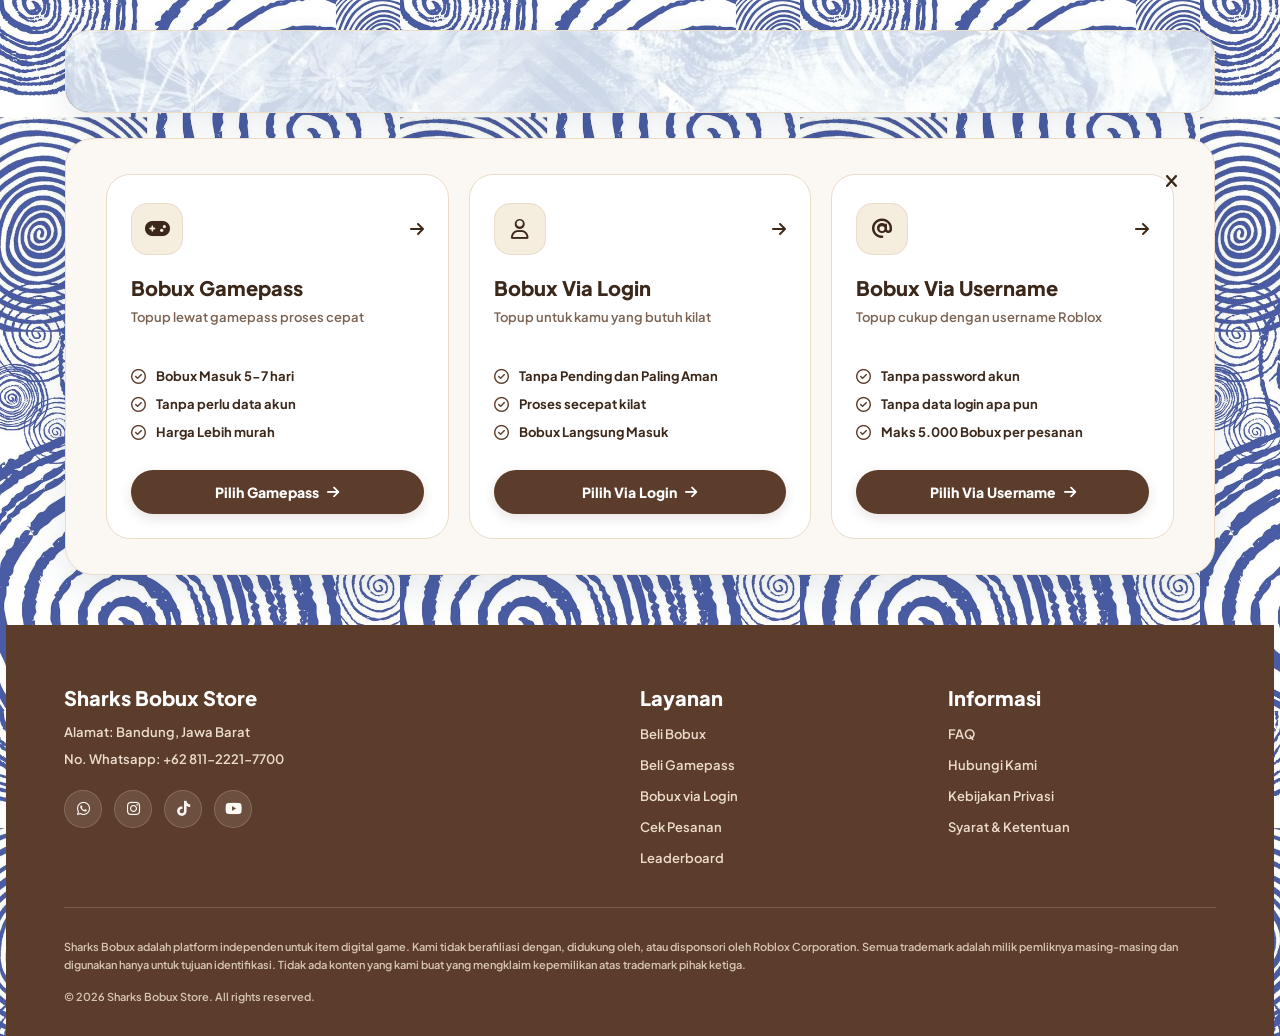
<file: product.html>
<!DOCTYPE html>
<html lang="id">
<head>
    <meta charset="UTF-8">
    <meta name="viewport" content="width=device-width, initial-scale=1.0">
    <title>Product - Sharks Robux Store</title>
    <link href="https://fonts.googleapis.com/css2?family=Plus+Jakarta+Sans:wght@400;500;600;700;800&display=swap" rel="stylesheet">
    <link rel="stylesheet" href="https://cdnjs.cloudflare.com/ajax/libs/font-awesome/6.4.0/css/all.min.css">
    <style>
        * {
            margin: 0;
            padding: 0;
            box-sizing: border-box;
            font-family: 'Plus Jakarta Sans', sans-serif;
        }

        body {
            background: url('spiral.png');
            background-size: 400px;
            background-color: #f5eedf;
            padding: 30px 5% 0 5%;
            min-height: 100vh;
            display: flex;
            flex-direction: column;
            justify-content: space-between;
        }

        .product-wrapper {
            max-width: 1150px;
            width: 100%;
            margin: 0 auto 50px auto;
            display: flex;
            flex-direction: column;
            gap: 25px;
        }

        /* PANEL RUNNING TEXT DENGAN BACKGROUND img/fisha.jpg */
        .marquee-panel {
            background-image: url('img/fisha.jpg');
            background-size: cover;
            background-position: center;
            background-repeat: no-repeat;
            border-radius: 24px;
            padding: 25px 35px;
            box-shadow: 0 10px 30px rgba(44, 66, 87, 0.1);
            border: 1px solid #ebdccb;
            position: relative;
            overflow: hidden;
            display: flex;
            align-items: center;
        }

        /* Overlay tipis agar teks tetap kontras terbaca tapi gambar fisha.jpg tetap terlihat jelas */
        .marquee-panel::before {
            content: '';
            position: absolute;
            top: 0; left: 0; right: 0; bottom: 0;
            background-color: rgba(255, 255, 255, 0.75);
            z-index: 1;
        }

        .marquee-content-box {
            position: relative;
            z-index: 2;
            width: 100%;
            overflow: hidden;
            white-space: nowrap;
        }

        .marquee-track {
            display: inline-block;
            padding-left: 100%;
            animation: marquee 22s linear infinite;
        }

        .marquee-track h1 {
            display: inline;
            font-size: 24px;
            font-weight: 800;
            color: #3b281a;
        }

        @keyframes marquee {
            0% { transform: translate(0, 0); }
            100% { transform: translate(-100%, 0); }
        }

        /* CONTAINER UTAMA KARTU PRODUK */
        .modal-container {
            background-color: #fbf8f3;
            border-radius: 28px;
            padding: 35px 40px;
            max-width: 1150px;
            width: 100%;
            position: relative;
            box-shadow: 0 15px 35px rgba(44, 66, 87, 0.1);
            border: 1px solid #ebdccb;
        }

        .close-btn {
            position: absolute;
            top: 25px;
            right: 25px;
            width: 36px;
            height: 36px;
            background-color: transparent;
            border-radius: 50%;
            display: flex;
            align-items: center;
            justify-content: center;
            color: #3b281a;
            font-size: 18px;
            cursor: pointer;
            border: none;
            transition: all 0.2s;
            z-index: 3;
        }

        .close-btn:hover {
            background-color: #f3ece1;
        }

        .method-grid {
            display: grid;
            grid-template-columns: repeat(3, 1fr);
            gap: 20px;
        }

        .method-card {
            background-color: #ffffff;
            border: 1px solid #ebdccb;
            border-radius: 24px;
            padding: 28px 24px 24px;
            display: flex;
            flex-direction: column;
            justify-content: space-between;
            position: relative;
            transition: transform 0.2s, box-shadow 0.2s;
        }

        .method-card:hover {
            transform: translateY(-4px);
            box-shadow: 0 10px 20px rgba(59, 40, 26, 0.08);
        }

        .card-top {
            display: flex;
            justify-content: space-between;
            align-items: center;
            margin-bottom: 20px;
        }

        .icon-box {
            width: 52px;
            height: 52px;
            background-color: #f5eedf;
            border-radius: 16px;
            display: flex;
            align-items: center;
            justify-content: center;
            font-size: 20px;
            color: #3b281a;
            border: 1px solid #ebdccb;
        }

        .arrow-top {
            color: #3b281a;
            font-size: 16px;
        }

        .card-title {
            font-size: 20px;
            font-weight: 800;
            color: #3b281a;
            margin-bottom: 8px;
        }

        .card-desc {
            font-size: 13px;
            color: #7a6352;
            line-height: 1.4;
            margin-bottom: 22px;
            min-height: 38px;
            font-weight: 600;
        }

        .feature-list {
            list-style: none;
            margin-bottom: 30px;
            display: flex;
            flex-direction: column;
            gap: 12px;
        }

        .feature-item {
            display: flex;
            align-items: flex-start;
            gap: 10px;
            font-size: 13px;
            font-weight: 700;
            color: #3b281a;
        }

        .feature-item i {
            color: #5c3c2a;
            font-size: 15px;
            margin-top: 1px;
        }

        .select-btn {
            width: 100%;
            background-color: #5c3c2a;
            color: #ffffff;
            border: none;
            padding: 13px 0;
            border-radius: 25px;
            font-weight: 800;
            font-size: 14px;
            cursor: pointer;
            display: flex;
            align-items: center;
            justify-content: center;
            gap: 8px;
            text-decoration: none;
            transition: background-color 0.2s, transform 0.2s;
            box-shadow: 0 4px 12px rgba(92, 60, 42, 0.15);
        }

        .select-btn:hover {
            background-color: #432b1d;
            transform: translateY(-1px);
        }

        /* CUSTOM FOOTER (STYLE COKELAT) */
        .custom-footer {
            background-color: #5c3c2a;
            color: #fbf8f3;
            padding: 60px 5% 30px 5%;
            margin-left: -5%;
            margin-right: -5%;
        }

        .footer-content-grid {
            display: grid;
            grid-template-columns: 2fr 1fr 1fr;
            gap: 40px;
            max-width: 1200px;
            margin: 0 auto;
            padding-bottom: 40px;
            border-bottom: 1px solid rgba(235, 220, 203, 0.2);
        }

        .footer-col h3 {
            font-size: 20px;
            font-weight: 800;
            margin-bottom: 12px;
            color: #ffffff;
        }

        .footer-col p {
            font-size: 13px;
            color: #ebdccb;
            font-weight: 600;
            line-height: 1.6;
            margin-bottom: 6px;
        }

        .footer-col ul {
            list-style: none;
            display: flex;
            flex-direction: column;
            gap: 10px;
        }

        .footer-col ul li a {
            color: #ebdccb;
            text-decoration: none;
            font-size: 13px;
            font-weight: 600;
            transition: color 0.2s;
        }

        .footer-col ul li a:hover {
            color: #ffffff;
            text-decoration: underline;
        }

        .footer-social-icons {
            display: flex;
            gap: 12px;
            margin-top: 20px;
        }

        .footer-social-icons a {
            width: 38px;
            height: 38px;
            background-color: rgba(251, 248, 243, 0.1);
            border: 1px solid rgba(235, 220, 203, 0.2);
            border-radius: 50%;
            display: flex;
            align-items: center;
            justify-content: center;
            color: #fbf8f3;
            text-decoration: none;
            font-size: 15px;
            transition: all 0.2s;
        }

        .footer-social-icons a:hover {
            background-color: #fbf8f3;
            color: #5c3c2a;
        }

        .footer-bottom-note {
            max-width: 1200px;
            margin: 30px auto 0 auto;
            font-size: 11px;
            color: #ebdccb;
            font-weight: 600;
            line-height: 1.6;
            opacity: 0.85;
            display: flex;
            flex-direction: column;
            gap: 15px;
        }

        @media (max-width: 900px) {
            .method-grid {
                grid-template-columns: 1fr;
            }
            .footer-content-grid { grid-template-columns: 1fr; gap: 30px; }
        }
    </style>
</head>
<body>

    <div class="product-wrapper">
        
        <!-- PANEL RUNNING TEXT DENGAN BACKGROUND img/fisha.jpg -->
        <div class="marquee-panel">
            <div class="marquee-content-box">
                <div class="marquee-track">
                    <h1>𓆝 𓆟 𓆞&nbsp;&nbsp;&nbsp;&nbsp;Pilih Metode Top Up Bobux • Lanjutkan ke metode pembelian yang paling nyaman untuk kamu di Sharks Bobux Store (>ᴗ•) ! •&nbsp;&nbsp;&nbsp;&nbsp;𓆝 𓆟 𓆞</h1>
                </div>
            </div>
        </div>

        <!-- KARTU UTAMA PILIHAN METODE TOP UP -->
        <div class="modal-container">
            <!-- Tombol Close mengembalikan ke home.html -->
            <button class="close-btn" title="Tutup" onclick="goToMenu('home.html')"><i class="fa-solid fa-xmark"></i></button>

            <div class="method-grid">

                <!-- KARTU 1: GAMEPASS -->
                <div class="method-card">
                    <div>
                        <div class="card-top">
                            <div class="icon-box">
                                <i class="fa-solid fa-gamepad"></i>
                            </div>
                            <i class="fa-solid fa-arrow-right arrow-top"></i>
                        </div>

                        <h2 class="card-title">Bobux Gamepass</h2>
                        <p class="card-desc">Topup lewat gamepass proses cepat</p>

                        <ul class="feature-list">
                            <li class="feature-item">
                                <i class="fa-regular fa-circle-check"></i>
                                <span>Bobux Masuk 5-7 hari</span>
                            </li>
                            <li class="feature-item">
                                <i class="fa-regular fa-circle-check"></i>
                                <span>Tanpa perlu data akun</span>
                            </li>
                            <li class="feature-item">
                                <i class="fa-regular fa-circle-check"></i>
                                <span>Harga Lebih murah</span>
                            </li>
                        </ul>
                    </div>

                    <a href="javascript:void(0)" onclick="goToMenu('order.html?type=gamepass')" class="select-btn">
                        Pilih Gamepass <i class="fa-solid fa-arrow-right"></i>
                    </a>
                </div>

                <!-- KARTU 2: VIA LOGIN -->
                <div class="method-card">
                    <div>
                        <div class="card-top">
                            <div class="icon-box">
                                <i class="fa-regular fa-user"></i>
                            </div>
                            <i class="fa-solid fa-arrow-right arrow-top"></i>
                        </div>

                        <h2 class="card-title">Bobux Via Login</h2>
                        <p class="card-desc">Topup untuk kamu yang butuh kilat</p>

                        <ul class="feature-list">
                            <li class="feature-item">
                                <i class="fa-regular fa-circle-check"></i>
                                <span>Tanpa Pending dan Paling Aman</span>
                            </li>
                            <li class="feature-item">
                                <i class="fa-regular fa-circle-check"></i>
                                <span>Proses secepat kilat</span>
                            </li>
                            <li class="feature-item">
                                <i class="fa-regular fa-circle-check"></i>
                                <span>Bobux Langsung Masuk</span>
                            </li>
                        </ul>
                    </div>

                    <a href="javascript:void(0)" onclick="goToMenu('order.html?type=login')" class="select-btn">
                        Pilih Via Login <i class="fa-solid fa-arrow-right"></i>
                    </a>
                </div>

                <!-- KARTU 3: VIA USERNAME -->
                <div class="method-card">
                    <div>
                        <div class="card-top">
                            <div class="icon-box">
                                <i class="fa-solid fa-at"></i>
                            </div>
                            <i class="fa-solid fa-arrow-right arrow-top"></i>
                        </div>

                        <h2 class="card-title">Bobux Via Username</h2>
                        <p class="card-desc">Topup cukup dengan username Roblox</p>

                        <ul class="feature-list">
                            <li class="feature-item">
                                <i class="fa-regular fa-circle-check"></i>
                                <span>Tanpa password akun</span>
                            </li>
                            <li class="feature-item">
                                <i class="fa-regular fa-circle-check"></i>
                                <span>Tanpa data login apa pun</span>
                            </li>
                            <li class="feature-item">
                                <i class="fa-regular fa-circle-check"></i>
                                <span>Maks 5.000 Bobux per pesanan</span>
                            </li>
                        </ul>
                    </div>

                    <a href="javascript:void(0)" onclick="goToMenu('order.html?type=username')" class="select-btn">
                        Pilih Via Username <i class="fa-solid fa-arrow-right"></i>
                    </a>
                </div>

            </div>
        </div>

    </div>

    <!-- CUSTOM FOOTER (STYLE COKELAT) -->
    <footer class="custom-footer">
        <div class="footer-content-grid">
            <div class="footer-col">
                <h3>Sharks Bobux Store</h3>
                <p>Alamat: Bandung, Jawa Barat</p>
                <p>No. Whatsapp: +62 811-2221-7700</p>
                
                <div class="footer-social-icons">
                    <a href="https://wa.me/6281122217700" target="_blank" title="WhatsApp"><i class="fa-brands fa-whatsapp"></i></a>
                    <a href="https://www.instagram.com/sharks.bobux_officialstore?xtok=MTJwdnBvb3ZwZnF2NQ%3D%3D&utm_source=qr" target="_blank" title="Instagram"><i class="fa-brands fa-instagram"></i></a>
                    <a href="https://www.tiktok.com/@sharkz.bobux_official?is_from_webapp=1&sender_device=pc" target="_blank" title="TikTok"><i class="fa-brands fa-tiktok"></i></a>
                    <a href="https://youtube.com/@itz_sharksbobux?si=PT7zJYfko8tLFKCi" target="_blank" title="YouTube"><i class="fa-brands fa-youtube"></i></a>
                </div>
            </div>

            <div class="footer-col">
                <h3>Layanan</h3>
                <ul>
                    <li><a href="order.html">Beli Bobux</a></li>
                    <li><a href="product.html">Beli Gamepass</a></li>
                    <li><a href="order.html">Bobux via Login</a></li>
                    <li><a href="order.html">Cek Pesanan</a></li>
                    <li><a href="leaderboard.html">Leaderboard</a></li>
                </ul>
            </div>

            <div class="footer-col">
                <h3>Informasi</h3>
                <ul>
                    <li><a href="#">FAQ</a></li>
                    <li><a href="#">Hubungi Kami</a></li>
                    <li><a href="#">Kebijakan Privasi</a></li>
                    <li><a href="#">Syarat & Ketentuan</a></li>
                </ul>
            </div>
        </div>

        <div class="footer-bottom-note">
            <p>Sharks Bobux adalah platform independen untuk item digital game. Kami tidak berafiliasi dengan, didukung oleh, atau disponsori oleh Roblox Corporation. Semua trademark adalah milik pemliknya masing-masing dan digunakan hanya untuk tujuan identifikasi. Tidak ada konten yang kami buat yang mengklaim kepemilikan atas trademark pihak ketiga.</p>
            <p>© 2026 Sharks Bobux Store. All rights reserved.</p>
        </div>
    </footer>

    <!-- SCRIPT SWITCH PAGE & NAVBAR SYNC -->
    <script>
        function goToMenu(targetUrl) {
            window.location.href = targetUrl;

            try {
                if (window.parent && window.parent.document) {
                    let navButtons = window.parent.document.querySelectorAll('.nav-links a.nav-btn');
                    navButtons.forEach(btn => btn.classList.remove('active'));

                    if (targetUrl.includes('order.html')) {
                        let beliBtn = Array.from(navButtons).find(b => b.getAttribute('href').includes('order.html'));
                        if (beliBtn) beliBtn.classList.add('active');
                    } else if (targetUrl.includes('home.html')) {
                        let homeBtn = Array.from(navButtons).find(b => b.getAttribute('href').includes('home.html'));
                        if (homeBtn) homeBtn.classList.add('active');
                    }
                }
            } catch (e) {
                console.log(e);
            }
        }
    </script>
</body>
</html>
</file>
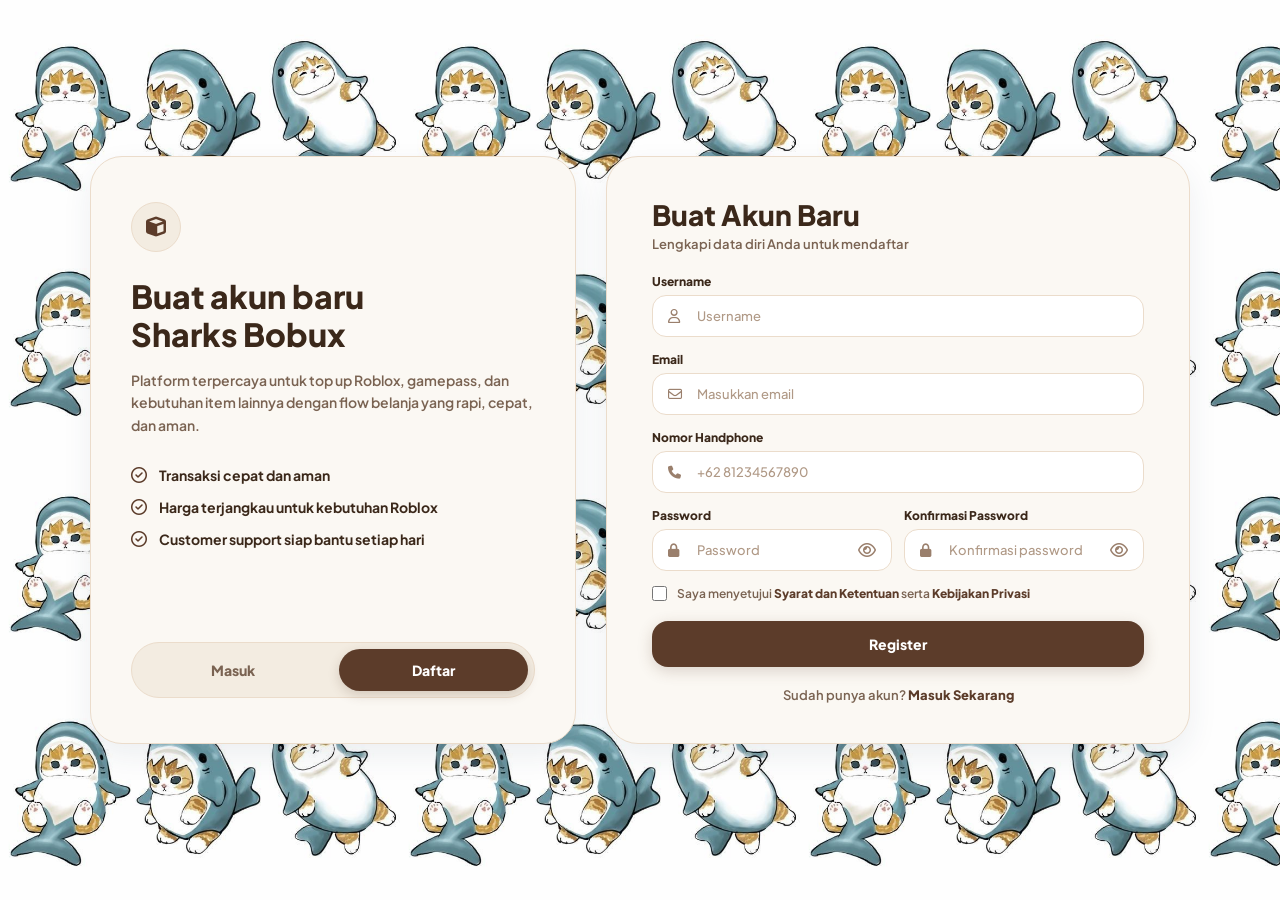
<file: register.html>
<!DOCTYPE html>
<html lang="id">
<head>
    <meta charset="UTF-8">
    <meta name="viewport" content="width=device-width, initial-scale=1.0">
    <title>Daftar - Sharks Robux Store</title>
    <link href="https://fonts.googleapis.com/css2?family=Plus+Jakarta+Sans:wght@400;500;600;700;800&display=swap" rel="stylesheet">
    <link rel="stylesheet" href="https://cdnjs.cloudflare.com/ajax/libs/font-awesome/6.4.0/css/all.min.css">
    <style>
        * { margin: 0; padding: 0; box-sizing: border-box; font-family: 'Plus Jakarta Sans', sans-serif; }
        
        body { 
            background: url('register.png');
            background-size: 400px;
            background-color: #f5eedf; 
            min-height: 100vh;
            display: flex;
            align-items: center;
            justify-content: center;
            padding: 30px 5%; 
            color: #3b281a; 
        }

        .auth-container {
            display: grid;
            grid-template-columns: 1fr 1.2fr;
            gap: 30px;
            width: 100%;
            max-width: 1100px;
            align-items: stretch;
        }

        /* KARTU KIRI (INFO & SWITCH TAB) */
        .auth-left-card {
            background-color: #fbf8f3;
            border: 1.5px solid #ebdccb;
            border-radius: 32px;
            padding: 45px 40px;
            box-shadow: 0 12px 30px rgba(44, 66, 87, 0.08);
            display: flex;
            flex-direction: column;
            justify-content: space-between;
        }

        .brand-logo-circle {
            width: 50px; height: 50px; background-color: #f3ece1;
            border-radius: 50%; display: flex; align-items: center;
            justify-content: center; font-size: 20px; color: #5c3c2a;
            border: 1px solid #ebdccb; margin-bottom: 25px;
        }

        .auth-left-card h2 {
            font-size: 32px;
            font-weight: 800;
            color: #3b281a;
            margin-bottom: 15px;
            line-height: 1.2;
        }

        .auth-left-card p {
            font-size: 14px;
            color: #7a6352;
            font-weight: 600;
            line-height: 1.6;
            margin-bottom: 30px;
        }

        .feature-list {
            list-style: none;
            display: flex;
            flex-direction: column;
            gap: 14px;
            margin-bottom: 40px;
        }

        .feature-item {
            display: flex;
            align-items: center;
            gap: 12px;
            font-size: 14px;
            font-weight: 700;
            color: #3b281a;
        }

        .feature-item i {
            color: #5c3c2a;
            font-size: 16px;
        }

        .auth-switch-tabs {
            display: grid;
            grid-template-columns: 1fr 1fr;
            gap: 12px;
            background: #f3ece1;
            padding: 6px;
            border-radius: 28px;
            border: 1px solid #ebdccb;
        }

        .tab-btn {
            background: transparent;
            border: none;
            padding: 12px 0;
            border-radius: 22px;
            font-size: 14px;
            font-weight: 800;
            cursor: pointer;
            text-align: center;
            text-decoration: none;
            transition: all 0.2s;
        }

        .tab-btn.active {
            background-color: #5c3c2a;
            color: #ffffff;
            box-shadow: 0 4px 12px rgba(92, 60, 42, 0.2);
        }

        .tab-btn.inactive {
            color: #7a6352;
        }
        .tab-btn.inactive:hover {
            color: #3b281a;
        }

        /* KARTU KANAN (FORM REGISTER) */
        .auth-right-card {
            background-color: #fbf8f3;
            border: 1.5px solid #ebdccb;
            border-radius: 32px;
            padding: 40px 45px;
            box-shadow: 0 12px 30px rgba(44, 66, 87, 0.08);
            display: flex;
            flex-direction: column;
            justify-content: center;
        }

        .form-title {
            font-size: 28px;
            font-weight: 800;
            color: #3b281a;
            margin-bottom: 4px;
        }

        .form-subtitle {
            font-size: 13px;
            color: #7a6352;
            font-weight: 600;
            margin-bottom: 22px;
        }

        .input-group {
            margin-bottom: 15px;
        }

        .input-group label {
            display: block;
            font-size: 12px;
            font-weight: 800;
            color: #3b281a;
            margin-bottom: 6px;
        }

        .input-field-wrapper {
            position: relative;
            display: flex;
            align-items: center;
        }

        .input-field-wrapper > i:first-child {
            position: absolute;
            left: 16px;
            color: #9a7f6c;
            font-size: 14px;
        }

        .input-field-wrapper input {
            width: 100%;
            background-color: #ffffff;
            border: 1.5px solid #ebdccb;
            border-radius: 14px;
            padding: 12px 16px 12px 44px;
            font-size: 13px;
            color: #3b281a;
            font-weight: 600;
            outline: none;
            transition: all 0.2s;
        }

        .input-field-wrapper input:focus {
            border-color: #5c3c2a;
            box-shadow: 0 0 0 3px rgba(92, 60, 42, 0.1);
        }

        .input-field-wrapper input::placeholder {
            color: #b09986;
            font-weight: 500;
        }

        .toggle-password {
            position: absolute;
            right: 16px;
            cursor: pointer;
            color: #9a7f6c;
        }

        .terms-row {
            display: flex;
            align-items: center;
            gap: 10px;
            margin-bottom: 20px;
            font-size: 12px;
            color: #7a6352;
            font-weight: 600;
        }

        .terms-row input {
            accent-color: #5c3c2a;
            width: 15px;
            height: 15px;
            cursor: pointer;
        }

        .terms-row a {
            color: #5c3c2a;
            font-weight: 800;
            text-decoration: none;
        }

        .terms-row a:hover {
            text-decoration: underline;
        }

        .btn-submit {
            width: 100%;
            background-color: #5c3c2a;
            color: #ffffff;
            border: none;
            border-radius: 16px;
            padding: 14px;
            font-size: 14px;
            font-weight: 800;
            cursor: pointer;
            box-shadow: 0 4px 15px rgba(92, 60, 42, 0.2);
            transition: all 0.2s;
            margin-bottom: 20px;
        }

        .btn-submit:hover {
            background-color: #432b1d;
            transform: translateY(-1px);
        }

        .auth-footer-text {
            text-align: center;
            font-size: 13px;
            color: #7a6352;
            font-weight: 600;
        }

        .auth-footer-text a {
            color: #5c3c2a;
            font-weight: 800;
            text-decoration: none;
        }

        .auth-footer-text a:hover {
            text-decoration: underline;
        }

        /* CUSTOM MODAL NOTIFICATION STYLES (SESUAI GAMBAR) */
        .modal-overlay {
            position: fixed;
            top: 0; left: 0; width: 100%; height: 100%;
            background: rgba(59, 40, 26, 0.4);
            backdrop-filter: blur(4px);
            display: flex;
            align-items: center;
            justify-content: center;
            z-index: 9999;
            opacity: 0;
            visibility: hidden;
            transition: all 0.3s ease;
        }

        .modal-overlay.active {
            opacity: 1;
            visibility: visible;
        }

        .modal-box {
            background-color: #fbf8f3;
            border: 2px solid #ebdccb;
            border-radius: 32px;
            padding: 45px 35px;
            width: 90%;
            max-width: 440px;
            text-align: center;
            box-shadow: 0 15px 35px rgba(44, 66, 87, 0.15);
            transform: scale(0.9);
            transition: transform 0.3s ease;
        }

        .modal-overlay.active .modal-box {
            transform: scale(1);
        }

        .modal-icon-circle {
            width: 86px; height: 86px;
            background-color: #dcfce7;
            border: 2px solid #86efac;
            border-radius: 50%;
            display: flex;
            align-items: center;
            justify-content: center;
            margin: 0 auto 24px auto;
            font-size: 40px;
            color: #16a34a;
        }

        .modal-box h3 {
            font-size: 28px;
            font-weight: 800;
            color: #3b281a;
            margin-bottom: 12px;
        }

        .modal-box p {
            font-size: 14px;
            color: #7a6352;
            font-weight: 600;
            line-height: 1.6;
            margin-bottom: 30px;
        }

        .btn-modal-ok {
            width: 100%;
            background-color: #5c3c2a;
            color: #ffffff;
            border: none;
            border-radius: 20px;
            padding: 15px;
            font-size: 15px;
            font-weight: 800;
            cursor: pointer;
            box-shadow: 0 4px 15px rgba(92, 60, 42, 0.2);
            transition: all 0.2s;
        }

        .btn-modal-ok:hover {
            background-color: #432b1d;
            transform: translateY(-2px);
        }

        @media (max-width: 900px) {
            .auth-container { grid-template-columns: 1fr; }
        }
    </style>
</head>
<body>

    <div class="auth-container">
        <!-- KARTU KIRI -->
        <div class="auth-left-card">
            <div>
                <div class="brand-logo-circle"><i class="fa-solid fa-cube"></i></div>
                <h2>Buat akun baru <br>Sharks Bobux</h2>
                <p>Platform terpercaya untuk top up Roblox, gamepass, dan kebutuhan item lainnya dengan flow belanja yang rapi, cepat, dan aman.</p>
                
                <ul class="feature-list">
                    <li class="feature-item"><i class="fa-regular fa-circle-check"></i> Transaksi cepat dan aman</li>
                    <li class="feature-item"><i class="fa-regular fa-circle-check"></i> Harga terjangkau untuk kebutuhan Roblox</li>
                    <li class="feature-item"><i class="fa-regular fa-circle-check"></i> Customer support siap bantu setiap hari</li>
                </ul>
            </div>

            <div class="auth-switch-tabs">
                <a href="login.html" class="tab-btn inactive">Masuk</a>
                <button class="tab-btn active">Daftar</button>
            </div>
        </div>

        <!-- KARTU KANAN (FORM REGISTER) -->
        <div class="auth-right-card">
            <h1 class="form-title">Buat Akun Baru</h1>
            <p class="form-subtitle">Lengkapi data diri Anda untuk mendaftar</p>

            <form onsubmit="handleRegister(event)">
                <div class="input-group">
                    <label>Username</label>
                    <div class="input-field-wrapper">
                        <i class="fa-regular fa-user"></i>
                        <input type="text" id="regUsername" placeholder="Username" required>
                    </div>
                </div>

                <div class="input-group">
                    <label>Email</label>
                    <div class="input-field-wrapper">
                        <i class="fa-regular fa-envelope"></i>
                        <input type="email" id="regEmail" placeholder="Masukkan email" required>
                    </div>
                </div>

                <div class="input-group">
                    <label>Nomor Handphone</label>
                    <div class="input-field-wrapper">
                        <i class="fa-solid fa-phone" style="font-size: 13px;"></i>
                        <input type="tel" id="regPhone" placeholder="+62 81234567890" required>
                    </div>
                </div>

                <div style="display: grid; grid-template-columns: 1fr 1fr; gap: 12px;">
                    <div class="input-group">
                        <label>Password</label>
                        <div class="input-field-wrapper">
                            <i class="fa-solid fa-lock" style="font-size: 13px;"></i>
                            <input type="password" id="pass1" placeholder="Password" required style="padding-right: 40px;">
                            <i class="fa-regular fa-eye toggle-password" onclick="togglePass('pass1', this)"></i>
                        </div>
                    </div>
                    <div class="input-group">
                        <label>Konfirmasi Password</label>
                        <div class="input-field-wrapper">
                            <i class="fa-solid fa-lock" style="font-size: 13px;"></i>
                            <input type="password" id="pass2" placeholder="Konfirmasi password" required style="padding-right: 40px;">
                            <i class="fa-regular fa-eye toggle-password" onclick="togglePass('pass2', this)"></i>
                        </div>
                    </div>
                </div>

                <div class="terms-row">
                    <input type="checkbox" id="terms" required>
                    <label for="terms" style="cursor: pointer; display: inline;">
                        Saya menyetujui <a href="#">Syarat dan Ketentuan</a> serta <a href="#">Kebijakan Privasi</a>
                    </label>
                </div>

                <button type="submit" class="btn-submit">Register</button>
            </form>

            <div class="auth-footer-text">
                Sudah punya akun? <a href="login.html">Masuk Sekarang</a>
            </div>
        </div>
    </div>

    <!-- CUSTOM MODAL NOTIFICATION -->
    <div class="modal-overlay" id="successModal">
        <div class="modal-box">
            <div class="modal-icon-circle">
                <i class="fa-solid fa-check"></i>
            </div>
            <h3>Pendaftaran Berhasil!</h3>
            <p id="modalMessage">Akun untuk @Username telah berhasil dibuat.<br>Selamat datang di Sharks Bobux Store!</p>
            <button class="btn-modal-ok" onclick="redirectToIndeks()">OK, Masuk ke Home</button>
        </div>
    </div>

    <script>
        function togglePass(id, icon) {
            const input = document.getElementById(id);
            if (input.type === 'password') {
                input.type = 'text';
                icon.classList.remove('fa-eye');
                icon.classList.add('fa-eye-slash');
            } else {
                input.type = 'password';
                icon.classList.remove('fa-eye-slash');
                icon.classList.add('fa-eye');
            }
        }

        function handleRegister(event) {
            event.preventDefault();
            let username = document.getElementById('regUsername').value.trim();
            const pass1 = document.getElementById('pass1').value;
            const pass2 = document.getElementById('pass2').value;

            if (pass1 !== pass2) {
                alert('Konfirmasi password tidak cocok! Silakan periksa kembali.');
                return;
            }

            if (!username.startsWith('@')) {
                username = '@' + username;
            }

            let cleanUsername = username.replace('@', '');

            if (cleanUsername) {
                localStorage.setItem('isLoggedIn', 'true');
                localStorage.setItem('sharks_username', cleanUsername);

                document.getElementById('modalMessage').innerHTML = `Akun untuk <strong>${username}</strong> telah berhasil dibuat.<br>Selamat datang di Sharks Bobux Store!`;
                document.getElementById('successModal').classList.add('active');
            }
        }

        function redirectToIndeks() {
            window.location.href = 'home.html';
        }
    </script>
</body>
</html>
</file>
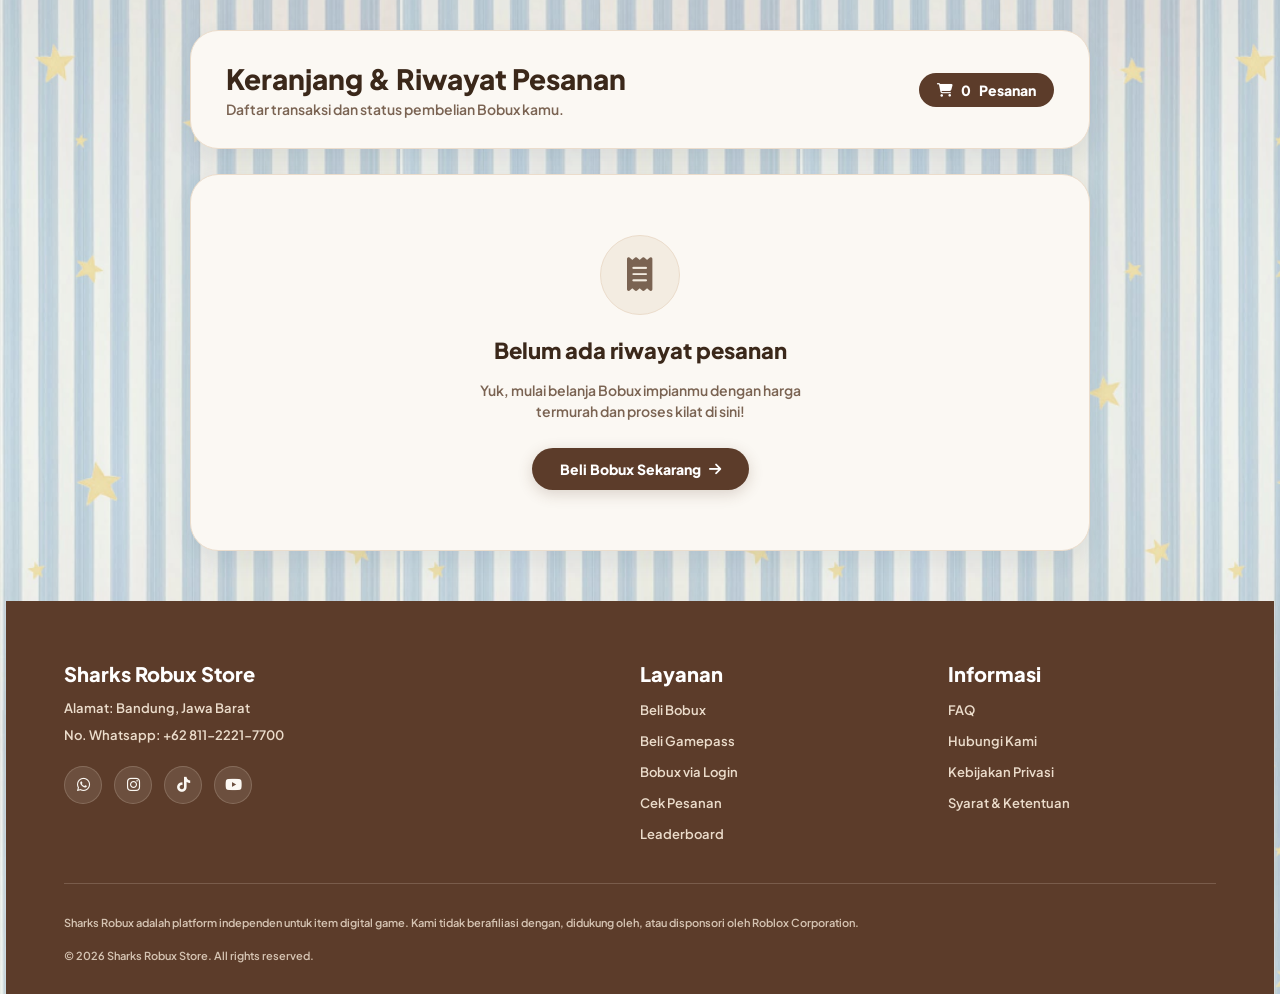
<file: shop.html>
<!DOCTYPE html>
<html lang="id">
<head>
    <meta charset="UTF-8">
    <meta name="viewport" content="width=device-width, initial-scale=1.0">
    <title>Keranjang Pesanan - Sharks Robux Store</title>
    <link href="https://fonts.googleapis.com/css2?family=Plus+Jakarta+Sans:wght@400;500;600;700;800&display=swap" rel="stylesheet">
    <link rel="stylesheet" href="https://cdnjs.cloudflare.com/ajax/libs/font-awesome/6.4.0/css/all.min.css">
    <style>
        * {
            margin: 0;
            padding: 0;
            box-sizing: border-box;
            font-family: 'Plus Jakarta Sans', sans-serif;
        }

        body {
            background: url('shawal.png') ;
            background-size: 400px;
            background-color: #f5eedf;
            padding: 30px 5% 0 5%;
            min-height: 100vh;
            display: flex;
            flex-direction: column;
            justify-content: space-between;
            color: #3b281a;
        }

        .shop-wrapper {
            max-width: 900px;
            width: 100%;
            margin: 0 auto 50px auto;
            display: flex;
            flex-direction: column;
            gap: 25px;
        }

        .shop-header-card {
            background-color: #fbf8f3;
            border: 1.5px solid #ebdccb;
            border-radius: 28px;
            padding: 30px 35px;
            box-shadow: 0 10px 25px rgba(44, 66, 87, 0.08);
            display: flex;
            justify-content: space-between;
            align-items: center;
        }

        .shop-title-box h2 {
            font-size: 28px;
            font-weight: 800;
            color: #3b281a;
            margin-bottom: 4px;
        }

        .shop-title-box p {
            font-size: 14px;
            font-weight: 600;
            color: #7a6352;
        }

        .badge-cart-count {
            background-color: #5c3c2a;
            color: #ffffff;
            padding: 8px 18px;
            border-radius: 20px;
            font-size: 14px;
            font-weight: 800;
            display: inline-flex;
            align-items: center;
            gap: 8px;
        }

        /* KELOMPOK DAFTAR PESANAN */
        .order-list-container {
            display: flex;
            flex-direction: column;
            gap: 16px;
        }

        .order-item-card {
            background-color: #ffffff;
            border: 1.5px solid #ebdccb;
            border-radius: 24px;
            padding: 24px 30px;
            display: flex;
            justify-content: space-between;
            align-items: center;
            box-shadow: 0 6px 18px rgba(44, 66, 87, 0.05);
            transition: transform 0.2s;
        }

        .order-item-card:hover {
            transform: translateY(-2px);
        }

        .order-info-left {
            display: flex;
            align-items: center;
            gap: 20px;
        }

        .order-icon-box {
            width: 54px;
            height: 54px;
            background-color: #f3ece1;
            border-radius: 18px;
            display: flex;
            align-items: center;
            justify-content: center;
            font-size: 24px;
            color: #5c3c2a;
            border: 1px solid #ebdccb;
        }

        .order-detail h4 {
            font-size: 18px;
            font-weight: 800;
            color: #3b281a;
            margin-bottom: 4px;
        }

        .order-detail p {
            font-size: 13px;
            font-weight: 700;
            color: #7a6352;
        }

        .order-info-right {
            text-align: right;
            display: flex;
            flex-direction: column;
            align-items: flex-end;
            gap: 6px;
        }

        .order-price {
            font-size: 18px;
            font-weight: 800;
            color: #5c3c2a;
        }

        .status-badge {
            background-color: #dcfce7;
            color: #16a34a;
            border: 1px solid #86efac;
            padding: 4px 12px;
            border-radius: 15px;
            font-size: 11px;
            font-weight: 800;
            display: inline-flex;
            align-items: center;
            gap: 5px;
        }

        /* STATE KETIKA KOSONG */
        .empty-cart-box {
            background-color: #fbf8f3;
            border: 1.5px solid #ebdccb;
            border-radius: 28px;
            padding: 60px 20px;
            text-align: center;
            box-shadow: 0 10px 25px rgba(44, 66, 87, 0.08);
            display: flex;
            flex-direction: column;
            align-items: center;
            gap: 16px;
        }

        .empty-cart-icon {
            width: 80px;
            height: 80px;
            background-color: #f3ece1;
            border-radius: 50%;
            display: flex;
            align-items: center;
            justify-content: center;
            font-size: 34px;
            color: #7a6352;
            border: 1px solid #ebdccb;
            margin-bottom: 5px;
        }

        .empty-cart-box h3 {
            font-size: 22px;
            font-weight: 800;
            color: #3b281a;
        }

        .empty-cart-box p {
            font-size: 14px;
            font-weight: 600;
            color: #7a6352;
            max-width: 350px;
            line-height: 1.5;
        }

        .btn-shop-now {
            background-color: #5c3c2a;
            color: #ffffff;
            text-decoration: none;
            padding: 12px 28px;
            border-radius: 25px;
            font-size: 14px;
            font-weight: 800;
            margin-top: 10px;
            transition: all 0.2s;
            box-shadow: 0 4px 15px rgba(92, 60, 42, 0.2);
            display: inline-flex;
            align-items: center;
            gap: 8px;
        }

        .btn-shop-now:hover {
            background-color: #432b1d;
            transform: translateY(-2px);
        }

        /* CUSTOM FOOTER */
        .custom-footer {
            background-color: #5c3c2a;
            color: #fbf8f3;
            padding: 60px 5% 30px 5%;
            margin-left: -5%;
            margin-right: -5%;
        }

        .footer-content-grid {
            display: grid;
            grid-template-columns: 2fr 1fr 1fr;
            gap: 40px;
            max-width: 1200px;
            margin: 0 auto;
            padding-bottom: 40px;
            border-bottom: 1px solid rgba(235, 220, 203, 0.2);
        }

        .footer-col h3 {
            font-size: 20px;
            font-weight: 800;
            margin-bottom: 12px;
            color: #ffffff;
        }

        .footer-col p {
            font-size: 13px;
            color: #ebdccb;
            font-weight: 600;
            line-height: 1.6;
            margin-bottom: 6px;
        }

        .footer-col ul {
            list-style: none;
            display: flex;
            flex-direction: column;
            gap: 10px;
        }

        .footer-col ul li a {
            color: #ebdccb;
            text-decoration: none;
            font-size: 13px;
            font-weight: 600;
            transition: color 0.2s;
        }

        .footer-col ul li a:hover {
            color: #ffffff;
            text-decoration: underline;
        }

        .footer-social-icons {
            display: flex;
            gap: 12px;
            margin-top: 20px;
        }

        .footer-social-icons a {
            width: 38px;
            height: 38px;
            background-color: rgba(251, 248, 243, 0.1);
            border: 1px solid rgba(235, 220, 203, 0.2);
            border-radius: 50%;
            display: flex;
            align-items: center;
            justify-content: center;
            color: #fbf8f3;
            text-decoration: none;
            font-size: 15px;
            transition: all 0.2s;
        }

        .footer-social-icons a:hover {
            background-color: #fbf8f3;
            color: #5c3c2a;
        }

        .footer-bottom-note {
            max-width: 1200px;
            margin: 30px auto 0 auto;
            font-size: 11px;
            color: #ebdccb;
            font-weight: 600;
            line-height: 1.6;
            opacity: 0.85;
            display: flex;
            flex-direction: column;
            gap: 15px;
        }

        @media (max-width: 900px) {
            .footer-content-grid { grid-template-columns: 1fr; gap: 30px; }
            .order-item-card { flex-direction: column; align-items: flex-start; gap: 15px; }
            .order-info-right { align-items: flex-start; }
        }
    </style>
</head>
<body>

    <div class="shop-wrapper">
        <!-- HEADER KERANJANG -->
        <div class="shop-header-card">
            <div class="shop-title-box">
                <h2>Keranjang & Riwayat Pesanan</h2>
                <p>Daftar transaksi dan status pembelian Bobux kamu.</p>
            </div>
            <div class="badge-cart-count">
                <i class="fa-solid fa-cart-shopping"></i> <span id="cartCount">0</span> Pesanan
            </div>
        </div>

        <!-- CONTAINER DAFTAR PESANAN -->
        <div id="cartContainer">
            <!-- Konten akan dimuat secara dinamis oleh JavaScript -->
        </div>
    </div>

    <!-- CUSTOM FOOTER -->
    <footer class="custom-footer">
        <div class="footer-content-grid">
            <div class="footer-col">
                <h3>Sharks Robux Store</h3>
                <p>Alamat: Bandung, Jawa Barat</p>
                <p>No. Whatsapp: +62 811-2221-7700</p>
                
                <div class="footer-social-icons">
                    <a href="https://wa.me/6281122217700" target="_blank" title="WhatsApp"><i class="fa-brands fa-whatsapp"></i></a>
                    <a href="https://www.instagram.com/sharks.bobux_officialstore" target="_blank" title="Instagram"><i class="fa-brands fa-instagram"></i></a>
                    <a href="https://www.tiktok.com/@sharkz.bobux_official" target="_blank" title="TikTok"><i class="fa-brands fa-tiktok"></i></a>
                    <a href="https://youtube.com/@itz_sharksbobux" target="_blank" title="YouTube"><i class="fa-brands fa-youtube"></i></a>
                </div>
            </div>

            <div class="footer-col">
                <h3>Layanan</h3>
                <ul>
                    <li><a href="order.html">Beli Bobux</a></li>
                    <li><a href="product.html">Beli Gamepass</a></li>
                    <li><a href="order.html">Bobux via Login</a></li>
                    <li><a href="order.html">Cek Pesanan</a></li>
                    <li><a href="leaderboard.html">Leaderboard</a></li>
                </ul>
            </div>

            <div class="footer-col">
                <h3>Informasi</h3>
                <ul>
                    <li><a href="#">FAQ</a></li>
                    <li><a href="#">Hubungi Kami</a></li>
                    <li><a href="#">Kebijakan Privasi</a></li>
                    <li><a href="#">Syarat & Ketentuan</a></li>
                </ul>
            </div>
        </div>

        <div class="footer-bottom-note">
            <p>Sharks Robux adalah platform independen untuk item digital game. Kami tidak berafiliasi dengan, didukung oleh, atau disponsori oleh Roblox Corporation.</p>
            <p>© 2026 Sharks Robux Store. All rights reserved.</p>
        </div>
    </footer>

    <!-- SCRIPT LOAD DATA PESANAN -->
    <script>
        document.addEventListener("DOMContentLoaded", function() {
            loadCartData();
        });

        function loadCartData() {
            const container = document.getElementById('cartContainer');
            const cartCountBadge = document.getElementById('cartCount');
            
            // Mengambil data riwayat pesanan dari localStorage (disimpan saat order.html sukses)
            let orders = JSON.parse(localStorage.getItem('sharks_orders')) || [];

            cartCountBadge.innerText = orders.length;

            if (orders.length === 0) {
                // Tampilan jika belum ada pesanan sama sekali
                container.innerHTML = `
                    <div class="empty-cart-box">
                        <div class="empty-cart-icon">
                            <i class="fa-solid fa-receipt"></i>
                        </div>
                        <h3>Belum ada riwayat pesanan</h3>
                        <p>Yuk, mulai belanja Bobux impianmu dengan harga termurah dan proses kilat di sini!</p>
                        <a href="order.html" class="btn-shop-now">
                            Beli Bobux Sekarang <i class="fa-solid fa-arrow-right"></i>
                        </a>
                    </div>
                `;
            } else {
                // Tampilan jika sudah ada riwayat pesanan
                let htmlList = '<div class="order-list-container">';
                orders.forEach(order => {
                    htmlList += `
                        <div class="order-item-card">
                            <div class="order-info-left">
                                <div class="order-icon-box">
                                    <i class="fa-solid fa-cube"></i>
                                </div>
                                <div class="order-detail">
                                    <h4>${order.jumlah} Bobux (${order.produk})</h4>
                                    <p><i class="fa-regular fa-user"></i> Akun: @${order.username} &nbsp;•&nbsp; <i class="fa-regular fa-clock"></i> ${order.tanggal}</p>
                                </div>
                            </div>
                            <div class="order-info-right">
                                <div class="order-price">${order.harga}</div>
                                <span class="status-badge"><span style="width: 6px; height: 6px; background-color: #16a34a; border-radius: 50%; display: inline-block;"></span> Berhasil Dikirim</span>
                            </div>
                        </div>
                    `;
                });
                htmlList += '</div>';
                container.innerHTML = htmlList;
            }
        }
    </script>
</body>
</html>
</file>
<file: style.css>
/* ==========================================
   1. GLOBAL & CORE LAYOUT
   ========================================== */
* {
    margin: 0;
    padding: 0;
    box-sizing: border-box;
    font-family: 'Plus Jakarta Sans', sans-serif;
}

/* ==========================================
   BODY — Background Utama Website
   ========================================== */
body {
    background-color: #f5eedf;
    /* Perbaikan background agar proporsional dan tidak memanjang/rusak */
    background-image: url('shawal.png'); 
    background-repeat: repeat;
    background-size: 300px; /* Disesuaikan agar ukurannya pas */
    background-position: top center;
    
    color: #3b281a;
    display: flex;
    flex-direction: column;
    min-height: 100vh;
    overflow-x: hidden;
    margin: 0;
    padding: 0;
}

/* ==========================================
   2. HEADER & NAVBAR
   ========================================== */
.navbar-container {
    background-color: #fbf8f3;
    display: flex;
    justify-content: space-between;
    align-items: center;
    padding: 14px 5%;
    border-bottom: 2px solid #ebdccb;
    box-shadow: 0 4px 15px rgba(44, 66, 87, 0.08);
    position: sticky;
    top: 0;
    z-index: 100;
}

.logo-group {
    display: flex;
    align-items: center;
    gap: 12px;
}

.logo-icon {
    width: 42px;
    height: 42px;
    background-color: #5c3c2a;
    color: #fbf8f3;
    border-radius: 50%;
    display: flex;
    align-items: center;
    justify-content: center;
    font-size: 18px;
    box-shadow: 0 4px 10px rgba(92, 60, 42, 0.2);
}

.logo-text {
    display: flex;
    flex-direction: column;
}

.brand-name {
    font-size: 19px;
    font-weight: 800;
    color: #3b281a;
}

.brand-sub {
    font-size: 11px;
    font-weight: 700;
    color: #8c5332;
    letter-spacing: 0.8px;
}

/* MENU NAVIGASI */
.nav-links {
    display: flex;
    align-items: center;
    background-color: #f3ece1;
    padding: 6px;
    border-radius: 30px;
    gap: 6px;
    border: 1px solid #ebdccb;
}

.nav-btn, .dropbtn {
    text-decoration: none;
    color: #635043;
    padding: 9px 20px;
    border-radius: 22px;
    font-size: 14px;
    font-weight: 700;
    transition: all 0.2s ease;
    border: none;
    background: transparent;
    cursor: pointer;
}

.nav-btn.active, .nav-btn:hover, .dropbtn:hover {
    background-color: #5c3c2a;
    color: #ffffff;
    box-shadow: 0 4px 12px rgba(92, 60, 42, 0.15);
}

/* DROPDOWN SOCIALS */
.dropdown {
    position: relative;
    display: inline-block;
}

.dropdown-content {
    display: none;
    position: absolute;
    top: 100%;
    left: 0;
    background-color: #fbf8f3;
    min-width: 160px;
    box-shadow: 0px 10px 25px rgba(44, 66, 87, 0.12);
    border-radius: 16px;
    overflow: hidden;
    margin-top: 4px; 
    padding: 6px 0;
    z-index: 200;
    border: 1.5px solid #ebdccb;
}

.dropdown-content a {
    color: #3b281a;
    padding: 10px 16px;
    text-decoration: none;
    display: flex;
    align-items: center;
    gap: 10px;
    font-size: 13px;
    font-weight: 700;
    transition: background 0.2s;
}

.dropdown-content a:hover {
    background-color: #f3ece1;
    color: #5c3c2a;
}

.dropdown:hover .dropdown-content {
    display: block;
}

.icon-arrow {
    font-size: 10px;
    margin-left: 4px;
}

/* ACTION BUTTONS */
.nav-actions {
    display: flex;
    align-items: center;
    gap: 12px;
}

.btn-icon {
    width: 40px;
    height: 40px;
    border-radius: 50%;
    border: 1px solid #ebdccb;
    background: #fbf8f3;
    color: #3b281a;
    cursor: pointer;
    transition: all 0.2s ease;
    display: flex;
    align-items: center;
    justify-content: center;
}

.btn-icon:hover {
    background-color: #f3ece1;
    border-color: #5c3c2a;
}

.btn-outline {
    background: #fbf8f3;
    border: 1px solid #ebdccb;
    padding: 9px 20px;
    border-radius: 22px;
    font-weight: 700;
    cursor: pointer;
    color: #3b281a;
    transition: all 0.2s ease;
}

.btn-outline:hover {
    background: #f3ece1;
    border-color: #5c3c2a;
}

.btn-primary {
    background: #5c3c2a;
    border: none;
    padding: 9px 22px;
    border-radius: 22px;
    font-weight: 700;
    cursor: pointer;
    color: #fff;
    box-shadow: 0 4px 12px rgba(92, 60, 42, 0.2);
    transition: all 0.2s ease;
}

.btn-primary:hover {
    background: #432b1d;
}

/* IFRAME & KONTEN CONTAINER */
.content-area {
    width: 100%;
    flex: 1;
    display: flex;
    justify-content: center;
}

#iframe-konten {
    width: 100%;
    border: none;
    min-height: 700px;
}

/* ==========================================
   3. FOOTER
   ========================================== */
footer {
    text-align: center;
    padding: 22px;
    background-color: #fbf8f3;
    border-top: 2px solid #ebdccb;
    font-size: 13px;
    font-weight: 700;
    color: #7a6352;
    margin-top: auto;
}
</file>
